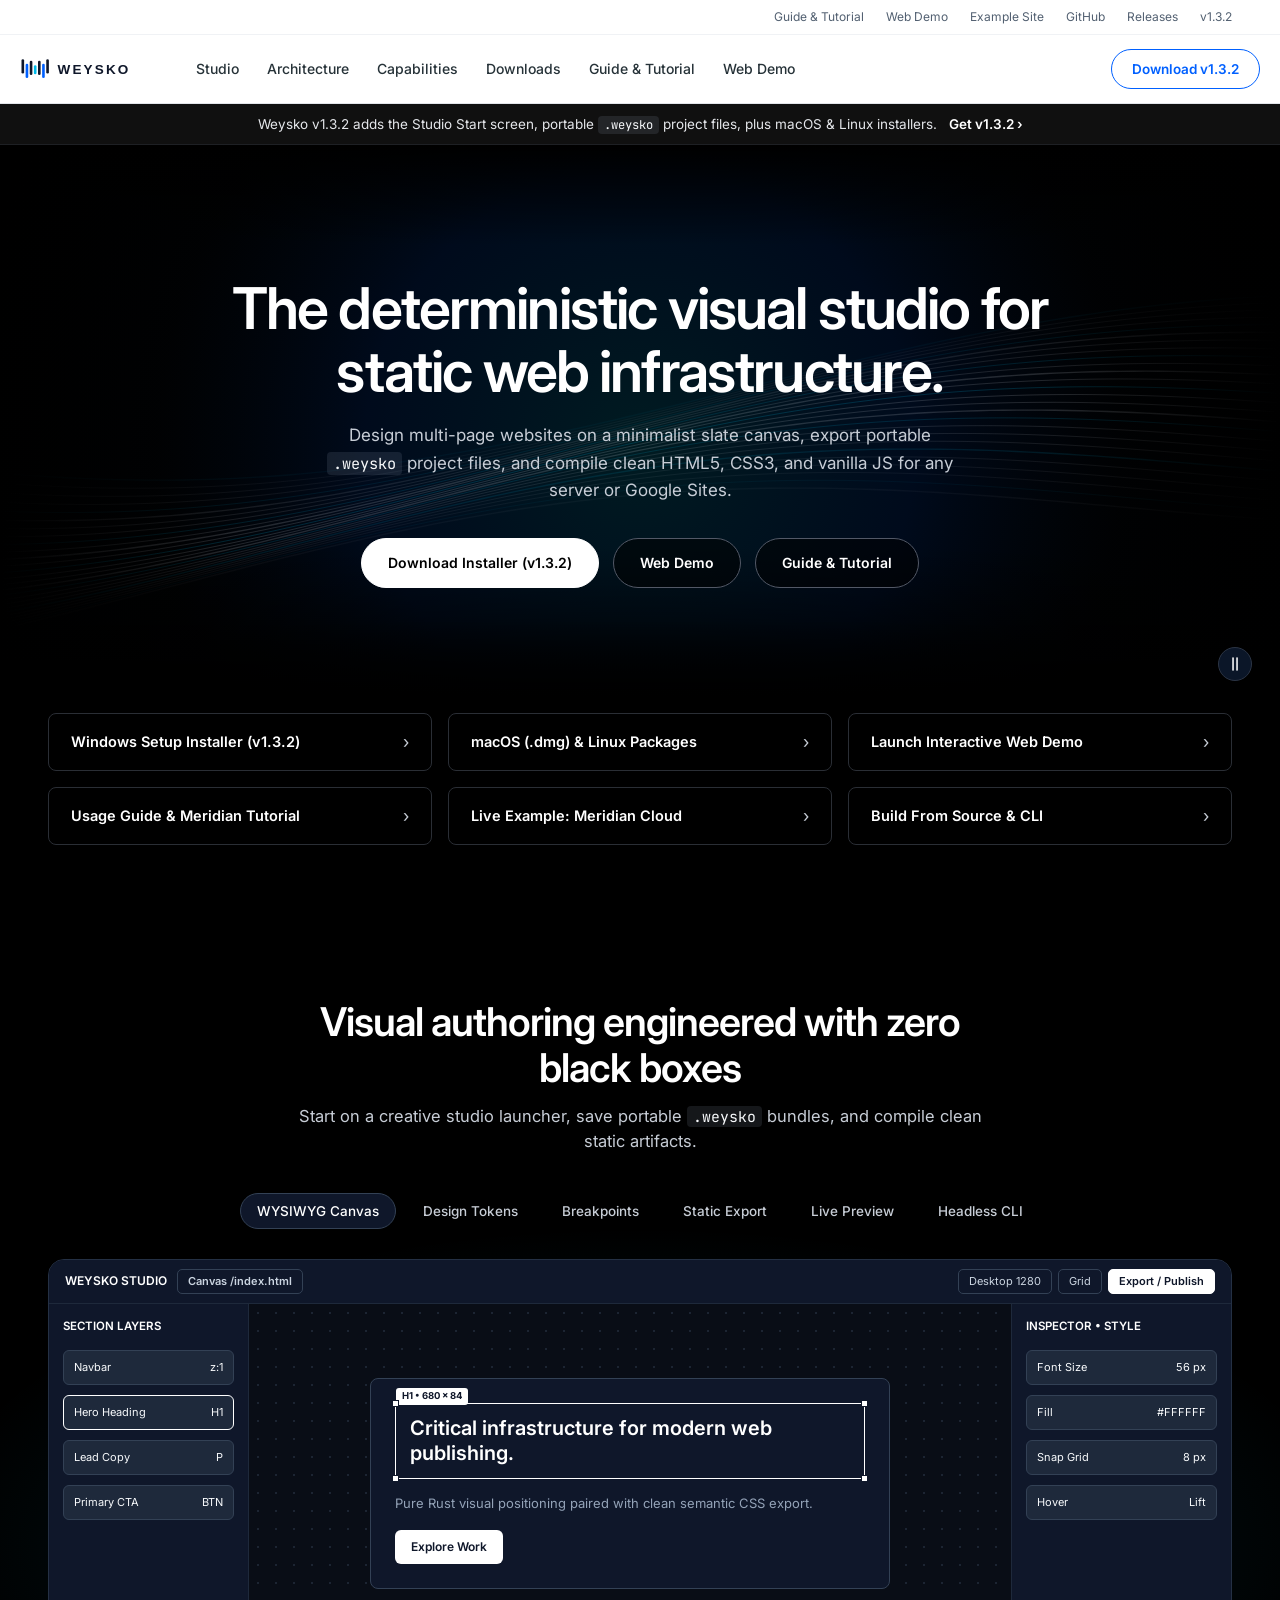
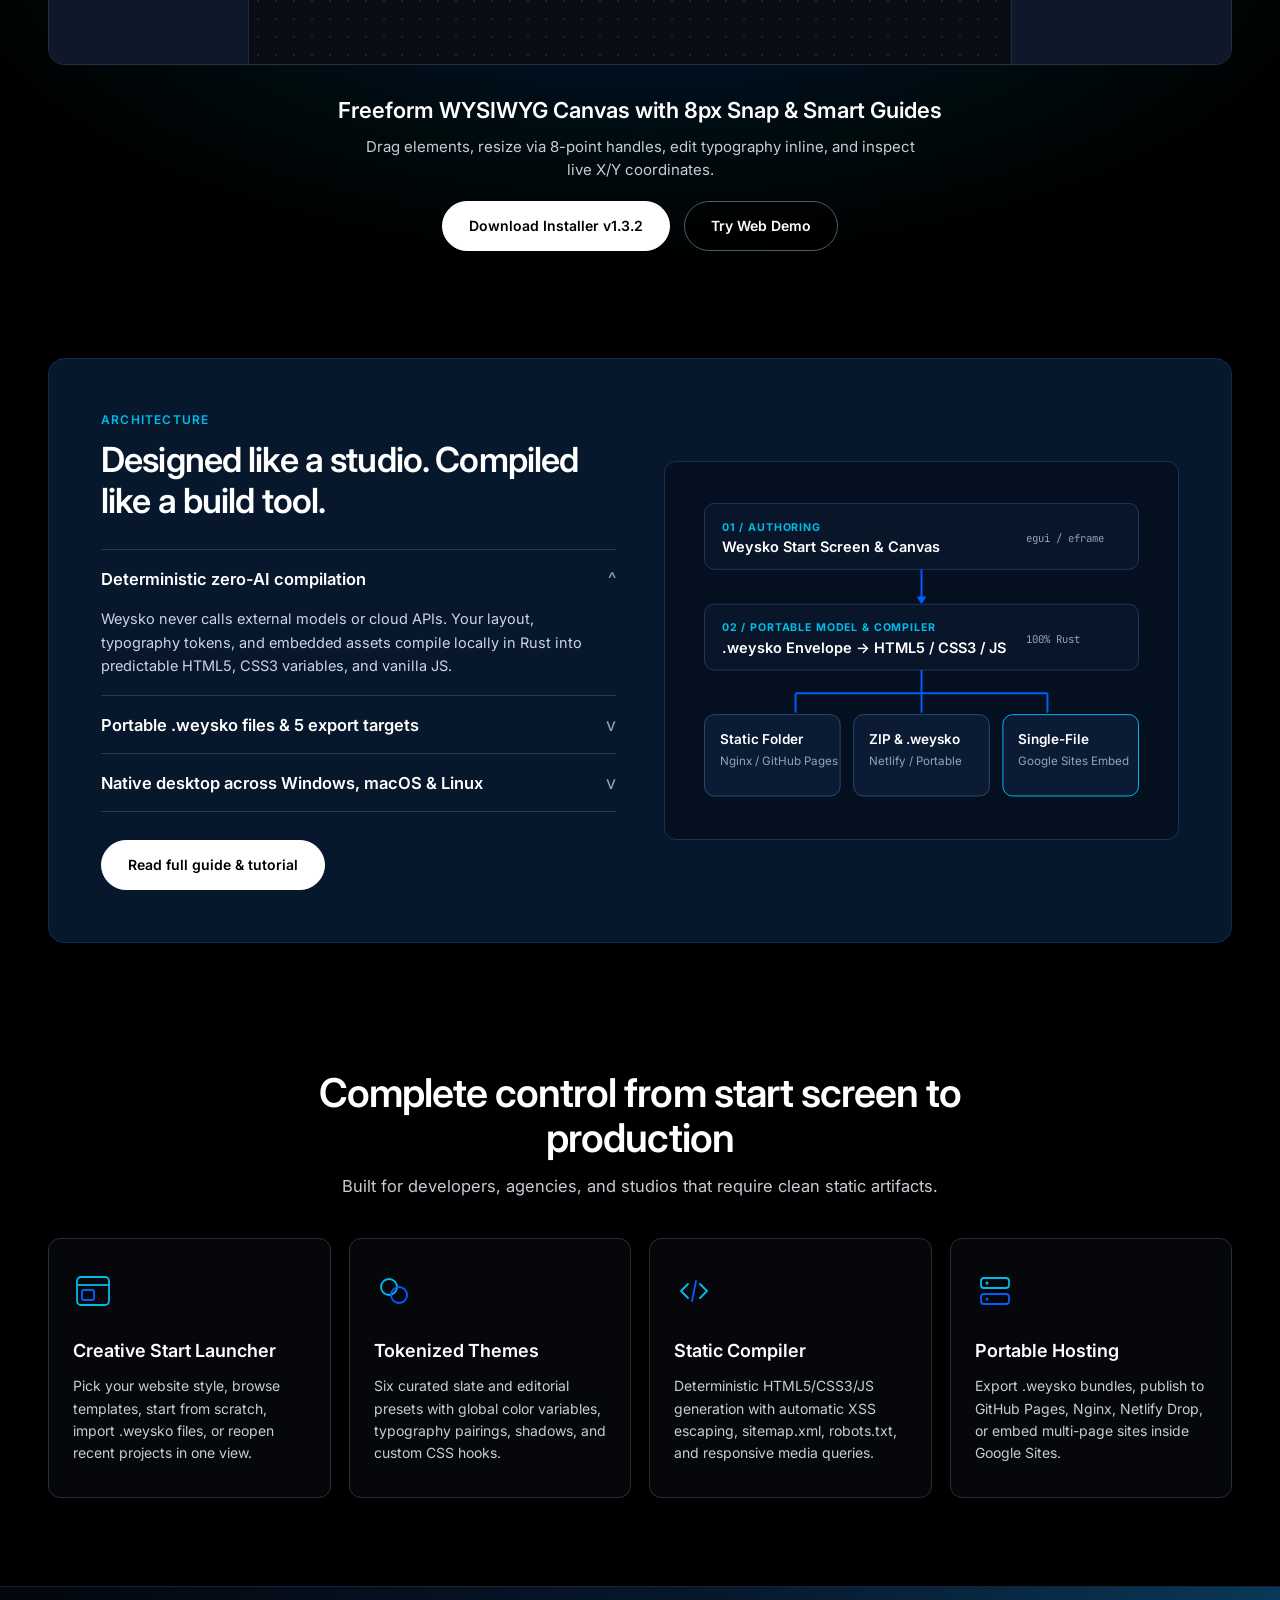
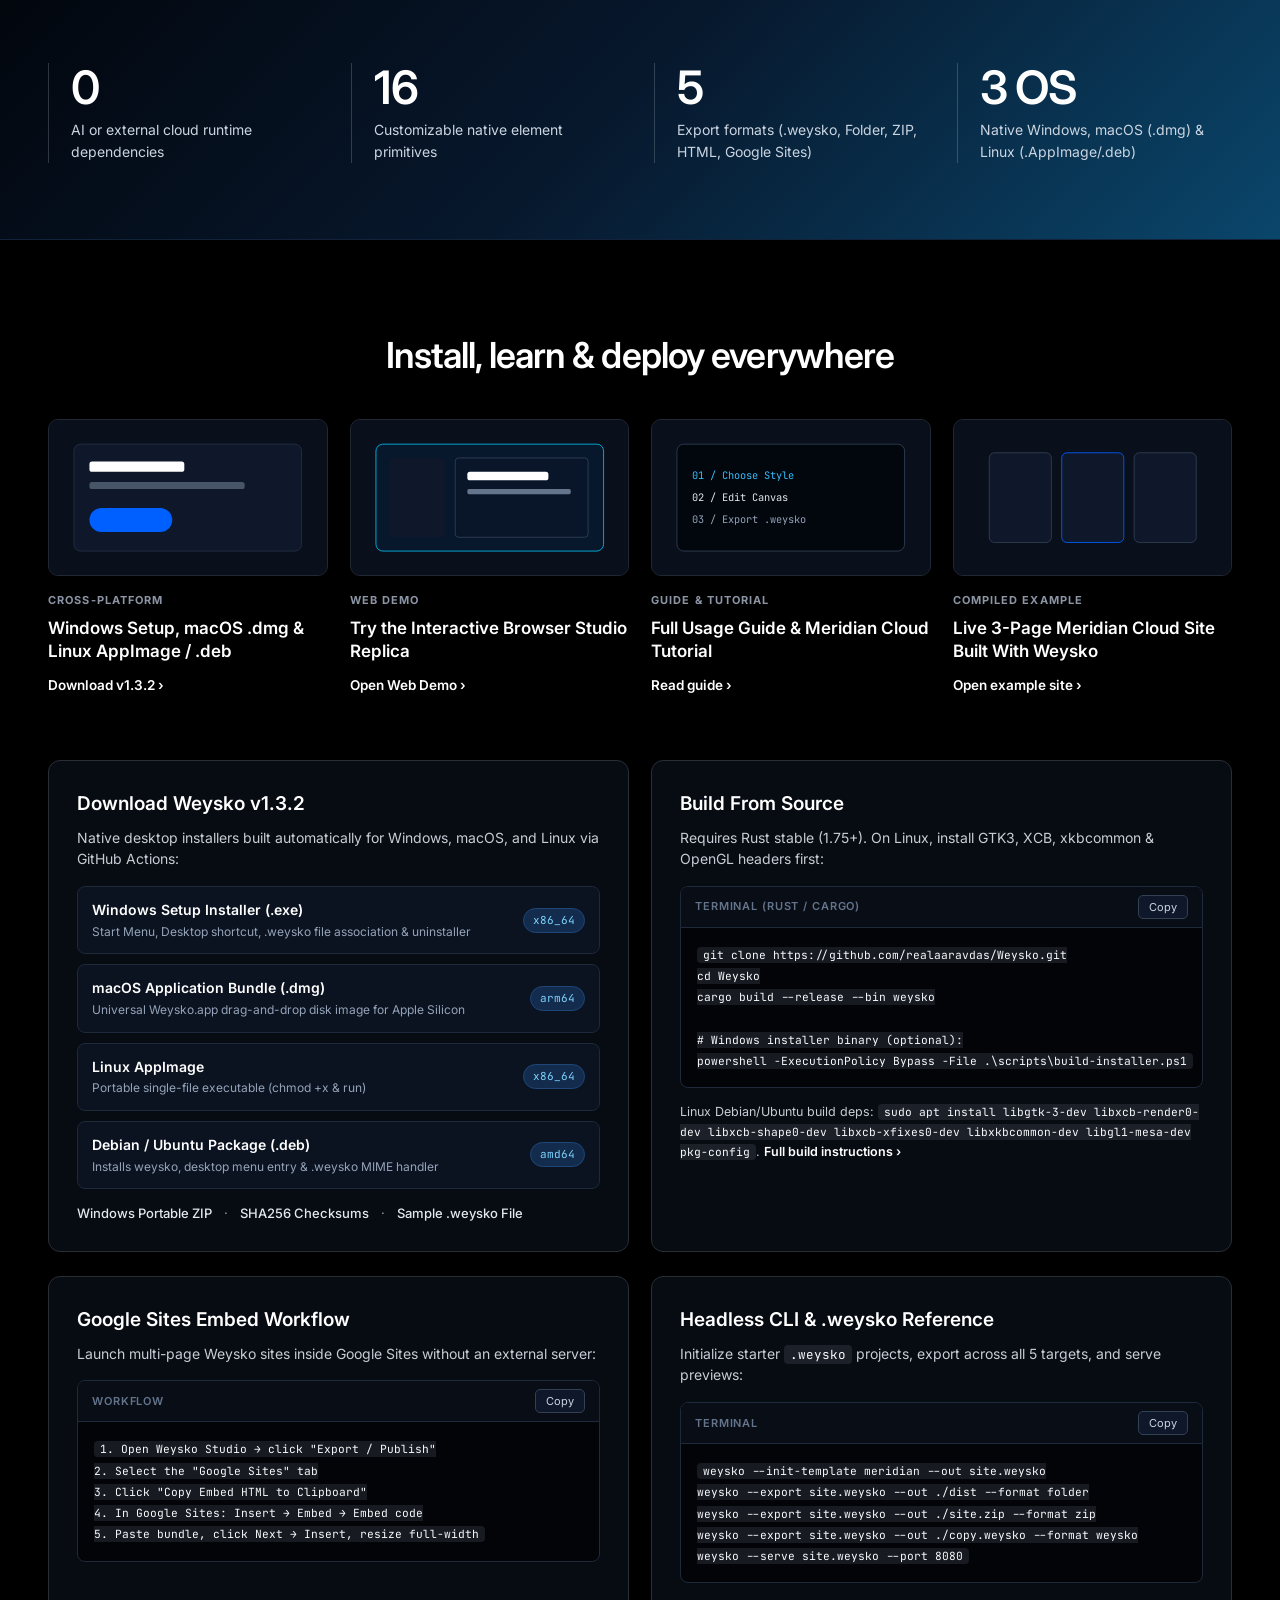
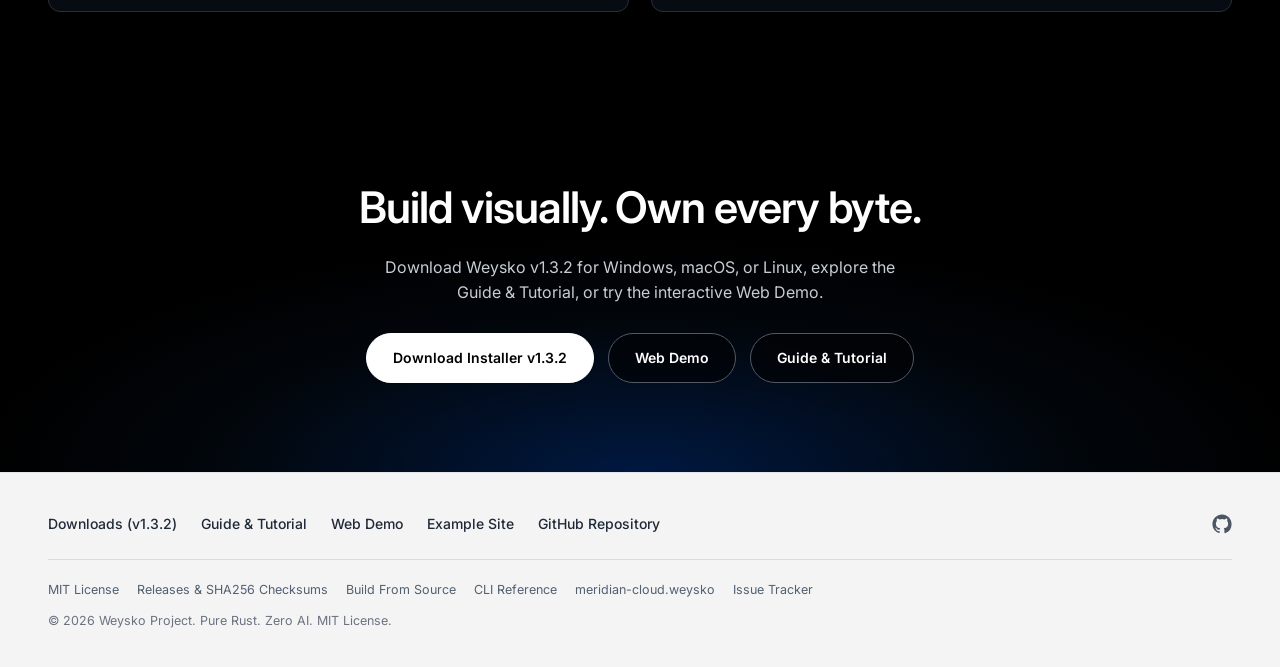
<file: docs/index.html>
<!DOCTYPE html>
<html lang="en">
<head>
  <meta charset="utf-8">
  <meta name="viewport" content="width=device-width, initial-scale=1.0">
  <title>Weysko — Pure-Rust Visual Website Studio</title>
  <meta name="description" content="A 100% pure-Rust, zero-AI visual website studio and static site compiler. Design visually and deploy to any web server or Google Sites.">
  <link rel="icon" href="assets/favicon.svg" type="image/svg+xml">
  <link rel="preconnect" href="https://fonts.googleapis.com">
  <link rel="preconnect" href="https://fonts.gstatic.com" crossorigin>
  <link href="https://fonts.googleapis.com/css2?family=Inter:wght@400;500;600;700&family=JetBrains+Mono:wght@400;500&display=swap" rel="stylesheet">
  <link rel="stylesheet" href="styles.css">
</head>
<body>
  <!-- Crisp White Enterprise Header -->
  <header class="site-header" id="site-header">
    <div class="header-utility">
      <div class="ws-container header-utility-inner">
        <a href="guide.html">Guide &amp; Tutorial</a>
        <a href="demo.html">Web Demo</a>
        <a href="example-site/index.html">Example Site</a>
        <a href="https://github.com/realaaravdas/Weysko" target="_blank" rel="noopener noreferrer">GitHub</a>
        <a href="https://github.com/realaaravdas/Weysko/releases" target="_blank" rel="noopener noreferrer">Releases</a>
        <span>v1.3.2</span>
      </div>
    </div>
    <div class="ws-container header-main-inner">
      <div class="header-left">
        <a class="brand-lockup" href="#top" aria-label="Weysko Home">
          <img src="assets/logo.svg" alt="Weysko">
        </a>
        <nav class="main-nav" id="main-nav" aria-label="Primary Navigation">
          <a href="#studio">Studio</a>
          <a href="#architecture">Architecture</a>
          <a href="#capabilities">Capabilities</a>
          <a href="#downloads">Downloads</a>
          <a href="guide.html">Guide &amp; Tutorial</a>
          <a href="demo.html">Web Demo</a>
          <a class="mobile-nav-cta" href="https://github.com/realaaravdas/Weysko/releases/download/v1.3.2/weysko-v1.3.2-windows-x86_64-setup.exe">Download Installer v1.3.2</a>
        </nav>
      </div>
      <div class="header-right">
        <a class="btn-outline-enterprise" href="https://github.com/realaaravdas/Weysko/releases/download/v1.3.2/weysko-v1.3.2-windows-x86_64-setup.exe">Download v1.3.2</a>
        <button class="mobile-menu-btn" id="mobile-menu-btn" type="button" aria-label="Toggle navigation" aria-expanded="false" aria-controls="main-nav">
          <svg class="icon-menu" width="20" height="20" viewBox="0 0 20 20" fill="none" aria-hidden="true">
            <path d="M3 5.5H17M3 10H17M3 14.5H17" stroke="currentColor" stroke-width="1.75" stroke-linecap="round"/>
          </svg>
          <svg class="icon-close" width="20" height="20" viewBox="0 0 20 20" fill="none" aria-hidden="true">
            <path d="M4.5 4.5L15.5 15.5M15.5 4.5L4.5 15.5" stroke="currentColor" stroke-width="1.75" stroke-linecap="round"/>
          </svg>
        </button>
      </div>
    </div>
  </header>

  <!-- Dark Announcement Strip -->
  <div class="announcement-strip" id="top">
    Weysko v1.3.2 adds the Studio Start screen, portable <code>.weysko</code> project files, plus macOS &amp; Linux installers.
    <a href="#downloads">Get v1.3.2 &rsaquo;</a>
  </div>

  <!-- Full-Bleed Dark Hero -->
  <section class="hero-section">
    <canvas id="hero-canvas" aria-hidden="true"></canvas>
    <button class="hero-pause-btn" id="hero-pause-btn" type="button" aria-label="Pause background motion" aria-pressed="false">||</button>
    <div class="ws-container">
      <div class="hero-content">
        <h1 class="hero-title">The deterministic visual studio for static web infrastructure.</h1>
        <p class="hero-subtitle">Design multi-page websites on a minimalist slate canvas, export portable <code>.weysko</code> project files, and compile clean HTML5, CSS3, and vanilla JS for any server or Google Sites.</p>
        <div class="hero-actions">
          <a class="pill-btn-white" href="https://github.com/realaaravdas/Weysko/releases/download/v1.3.2/weysko-v1.3.2-windows-x86_64-setup.exe">Download Installer (v1.3.2)</a>
          <a class="pill-btn-ghost" href="demo.html">Web Demo</a>
          <a class="pill-btn-ghost" href="guide.html">Guide &amp; Tutorial</a>
        </div>
      </div>
    </div>
  </section>

  <!-- 3x2 Quick-Link Action Tiles -->
  <section class="quick-tiles-section">
    <div class="ws-container">
      <div class="quick-tiles-grid">
        <a class="quick-tile" href="https://github.com/realaaravdas/Weysko/releases/download/v1.3.2/weysko-v1.3.2-windows-x86_64-setup.exe">
          <span>Windows Setup Installer (v1.3.2)</span>
          <span class="chev">&rsaquo;</span>
        </a>
        <a class="quick-tile" href="#downloads">
          <span>macOS (.dmg) &amp; Linux Packages</span>
          <span class="chev">&rsaquo;</span>
        </a>
        <a class="quick-tile" href="demo.html">
          <span>Launch Interactive Web Demo</span>
          <span class="chev">&rsaquo;</span>
        </a>
        <a class="quick-tile" href="guide.html">
          <span>Usage Guide &amp; Meridian Tutorial</span>
          <span class="chev">&rsaquo;</span>
        </a>
        <a class="quick-tile" href="example-site/index.html">
          <span>Live Example: Meridian Cloud</span>
          <span class="chev">&rsaquo;</span>
        </a>
        <a class="quick-tile" href="#build-source">
          <span>Build From Source &amp; CLI</span>
          <span class="chev">&rsaquo;</span>
        </a>
      </div>
    </div>
  </section>

  <!-- Tabbed Studio Showcase -->
  <section class="showcase-section" id="studio">
    <div class="ws-container">
      <div class="section-heading-center">
        <h2>Visual authoring engineered with zero black boxes</h2>
        <p>Start on a creative studio launcher, save portable <code>.weysko</code> bundles, and compile clean static artifacts.</p>
      </div>

      <div class="showcase-tabs" role="tablist" aria-label="Studio capabilities">
        <button class="showcase-tab is-active" role="tab" aria-selected="true" data-tab="canvas" type="button">WYSIWYG Canvas</button>
        <button class="showcase-tab" role="tab" aria-selected="false" data-tab="tokens" type="button">Design Tokens</button>
        <button class="showcase-tab" role="tab" aria-selected="false" data-tab="breakpoints" type="button">Breakpoints</button>
        <button class="showcase-tab" role="tab" aria-selected="false" data-tab="export" type="button">Static Export</button>
        <button class="showcase-tab" role="tab" aria-selected="false" data-tab="preview" type="button">Live Preview</button>
        <button class="showcase-tab" role="tab" aria-selected="false" data-tab="cli" type="button">Headless CLI</button>
      </div>

      <div class="showcase-frame" id="showcase-frame"></div>

      <div class="showcase-caption">
        <h3 id="showcase-title">Freeform WYSIWYG Canvas with 8px Snap &amp; Smart Guides</h3>
        <p id="showcase-desc">Drag elements, resize via 8-point handles, edit typography inline, and inspect live X/Y coordinates.</p>
        <div class="hero-actions hero-actions--center">
          <a class="pill-btn-white" id="showcase-cta" href="https://github.com/realaaravdas/Weysko/releases/download/v1.3.2/weysko-v1.3.2-windows-x86_64-setup.exe">Download Installer v1.3.2</a>
          <a class="pill-btn-ghost" href="demo.html">Try Web Demo</a>
        </div>
      </div>
    </div>
  </section>

  <!-- Midnight Navy Outcomes Split -->
  <section class="outcomes-section" id="architecture">
    <div class="ws-container">
      <div class="outcomes-card">
        <div>
          <p class="outcomes-kicker">Architecture</p>
          <h2 class="outcomes-title">Designed like a studio. Compiled like a build tool.</h2>
          <div class="accordion-list">
            <div class="accordion-item is-open">
              <button class="accordion-trigger" type="button" aria-expanded="true">
                <span>Deterministic zero-AI compilation</span>
                <span class="acc-icon">^</span>
              </button>
              <div class="accordion-body">
                Weysko never calls external models or cloud APIs. Your layout, typography tokens, and embedded assets compile locally in Rust into predictable HTML5, CSS3 variables, and vanilla JS.
              </div>
            </div>
            <div class="accordion-item">
              <button class="accordion-trigger" type="button" aria-expanded="false">
                <span>Portable .weysko files &amp; 5 export targets</span>
                <span class="acc-icon">v</span>
              </button>
              <div class="accordion-body">
                Save or exchange complete sites in portable <code>.weysko</code> format, export multi-page folders for Nginx or GitHub Pages, create a ZIP for Netlify Drop, or copy a single-file bundle into Google Sites.
              </div>
            </div>
            <div class="accordion-item">
              <button class="accordion-trigger" type="button" aria-expanded="false">
                <span>Native desktop across Windows, macOS &amp; Linux</span>
                <span class="acc-icon">v</span>
              </button>
              <div class="accordion-body">
                Built on egui/eframe and tiny_http with zero Electron or Node.js runtime overhead. Available as a Windows Setup Installer, macOS Apple Silicon <code>.dmg</code>, and Linux <code>.AppImage</code> &amp; <code>.deb</code>.
              </div>
            </div>
          </div>
          <a class="pill-btn-white" href="guide.html">Read full guide &amp; tutorial</a>
        </div>

        <div class="architecture-diagram">
          <svg viewBox="0 0 480 340" width="100%" fill="none" xmlns="http://www.w3.org/2000/svg" aria-label="Weysko compilation pipeline">
            <rect x="16" y="18" width="448" height="68" rx="10" fill="#091529" stroke="#1E3A5F"/>
            <text x="34" y="46" fill="#00BCEB" font-family="Inter, sans-serif" font-size="11" font-weight="700" letter-spacing="0.08em">01 / AUTHORING</text>
            <text x="34" y="68" fill="#FFFFFF" font-family="Inter, sans-serif" font-size="15" font-weight="600">Weysko Start Screen &amp; Canvas</text>
            <text x="348" y="58" fill="#94A3B8" font-family="JetBrains Mono, monospace" font-size="11">egui / eframe</text>

            <path d="M240 86 V118" stroke="#0060FF" stroke-width="2"/>
            <polygon points="235,114 245,114 240,122" fill="#0060FF"/>

            <rect x="16" y="122" width="448" height="68" rx="10" fill="#091529" stroke="#1E3A5F"/>
            <text x="34" y="150" fill="#00BCEB" font-family="Inter, sans-serif" font-size="11" font-weight="700" letter-spacing="0.08em">02 / PORTABLE MODEL &amp; COMPILER</text>
            <text x="34" y="172" fill="#FFFFFF" font-family="Inter, sans-serif" font-size="15" font-weight="600">.weysko Envelope &rarr; HTML5 / CSS3 / JS</text>
            <text x="348" y="162" fill="#94A3B8" font-family="JetBrains Mono, monospace" font-size="11">100% Rust</text>

            <path d="M240 190 V214 M110 214 H370 M110 214 V234 M240 214 V234 M370 214 V234" stroke="#0060FF" stroke-width="2"/>

            <rect x="16" y="236" width="140" height="84" rx="10" fill="#0B1B33" stroke="#284B77"/>
            <text x="32" y="266" fill="#FFFFFF" font-family="Inter, sans-serif" font-size="14" font-weight="600">Static Folder</text>
            <text x="32" y="288" fill="#94A3B8" font-family="Inter, sans-serif" font-size="12">Nginx / GitHub Pages</text>

            <rect x="170" y="236" width="140" height="84" rx="10" fill="#0B1B33" stroke="#284B77"/>
            <text x="186" y="266" fill="#FFFFFF" font-family="Inter, sans-serif" font-size="14" font-weight="600">ZIP &amp; .weysko</text>
            <text x="186" y="288" fill="#94A3B8" font-family="Inter, sans-serif" font-size="12">Netlify / Portable</text>

            <rect x="324" y="236" width="140" height="84" rx="10" fill="#0B1B33" stroke="#00BCEB"/>
            <text x="340" y="266" fill="#FFFFFF" font-family="Inter, sans-serif" font-size="14" font-weight="600">Single-File</text>
            <text x="340" y="288" fill="#94A3B8" font-family="Inter, sans-serif" font-size="12">Google Sites Embed</text>
          </svg>
        </div>
      </div>
    </div>
  </section>

  <!-- 4-Column Capabilities Grid -->
  <section class="capabilities-section" id="capabilities">
    <div class="ws-container">
      <div class="section-heading-center">
        <h2>Complete control from start screen to production</h2>
        <p>Built for developers, agencies, and studios that require clean static artifacts.</p>
      </div>
      <div class="cap-grid">
        <div class="cap-card">
          <svg class="cap-icon" viewBox="0 0 40 40" fill="none">
            <rect x="4" y="6" width="32" height="28" rx="4" stroke="currentColor" stroke-width="1.8"/>
            <line x1="4" y1="14" x2="36" y2="14" stroke="currentColor" stroke-width="1.8"/>
            <rect x="9" y="19" width="12" height="10" rx="2" stroke="#0060FF" stroke-width="1.8"/>
          </svg>
          <h3>Creative Start Launcher</h3>
          <p>Pick your website style, browse templates, start from scratch, import .weysko files, or reopen recent projects in one view.</p>
        </div>
        <div class="cap-card">
          <svg class="cap-icon" viewBox="0 0 40 40" fill="none">
            <circle cx="15" cy="16" r="8" stroke="currentColor" stroke-width="1.8"/>
            <circle cx="25" cy="24" r="8" stroke="#0060FF" stroke-width="1.8"/>
          </svg>
          <h3>Tokenized Themes</h3>
          <p>Six curated slate and editorial presets with global color variables, typography pairings, shadows, and custom CSS hooks.</p>
        </div>
        <div class="cap-card">
          <svg class="cap-icon" viewBox="0 0 40 40" fill="none">
            <polyline points="14,13 7,20 14,27" stroke="currentColor" stroke-width="1.8" stroke-linecap="round" stroke-linejoin="round"/>
            <polyline points="26,13 33,20 26,27" stroke="currentColor" stroke-width="1.8" stroke-linecap="round" stroke-linejoin="round"/>
            <line x1="22" y1="10" x2="18" y2="30" stroke="#0060FF" stroke-width="1.8" stroke-linecap="round"/>
          </svg>
          <h3>Static Compiler</h3>
          <p>Deterministic HTML5/CSS3/JS generation with automatic XSS escaping, sitemap.xml, robots.txt, and responsive media queries.</p>
        </div>
        <div class="cap-card">
          <svg class="cap-icon" viewBox="0 0 40 40" fill="none">
            <rect x="6" y="7" width="28" height="10" rx="3" stroke="currentColor" stroke-width="1.8"/>
            <rect x="6" y="23" width="28" height="10" rx="3" stroke="#0060FF" stroke-width="1.8"/>
            <circle cx="12" cy="12" r="1.5" fill="currentColor"/>
            <circle cx="12" cy="28" r="1.5" fill="#0060FF"/>
          </svg>
          <h3>Portable Hosting</h3>
          <p>Export .weysko bundles, publish to GitHub Pages, Nginx, Netlify Drop, or embed multi-page sites inside Google Sites.</p>
        </div>
      </div>
    </div>
  </section>

  <!-- Technical Metrics Band -->
  <section class="metrics-band">
    <div class="ws-container">
      <div class="metrics-grid">
        <div class="metric-item">
          <div class="metric-value">0</div>
          <div class="metric-label">AI or external cloud runtime dependencies</div>
        </div>
        <div class="metric-item">
          <div class="metric-value">16</div>
          <div class="metric-label">Customizable native element primitives</div>
        </div>
        <div class="metric-item">
          <div class="metric-value">5</div>
          <div class="metric-label">Export formats (.weysko, Folder, ZIP, HTML, Google Sites)</div>
        </div>
        <div class="metric-item">
          <div class="metric-value">3 OS</div>
          <div class="metric-label">Native Windows, macOS (.dmg) &amp; Linux (.AppImage/.deb)</div>
        </div>
      </div>
    </div>
  </section>

  <!-- Downloads, Resources & Deployment Reference -->
  <section class="resources-section" id="deployment">
    <div class="ws-container">
      <div class="section-header-row">
        <h2>Install, learn &amp; deploy everywhere</h2>
      </div>

      <div class="editorial-grid">
        <div class="editorial-card">
          <div class="editorial-thumb">
            <svg viewBox="0 0 320 180" width="100%" height="100%" fill="none">
              <rect width="320" height="180" fill="#090F1B"/>
              <rect x="28" y="28" width="264" height="124" rx="8" fill="#0F172A" stroke="#243247"/>
              <rect x="46" y="48" width="110" height="12" rx="3" fill="#FFFFFF"/>
              <rect x="46" y="72" width="180" height="8" rx="3" fill="#475569"/>
              <rect x="46" y="102" width="96" height="28" rx="14" fill="#0060FF"/>
            </svg>
          </div>
          <div class="editorial-eyebrow">CROSS-PLATFORM</div>
          <h3>Windows Setup, macOS .dmg &amp; Linux AppImage / .deb</h3>
          <a class="editorial-link" href="#downloads">Download v1.3.2 &rsaquo;</a>
        </div>

        <div class="editorial-card">
          <div class="editorial-thumb">
            <svg viewBox="0 0 320 180" width="100%" height="100%" fill="none">
              <rect width="320" height="180" fill="#090F1B"/>
              <rect x="28" y="28" width="264" height="124" rx="8" fill="#07182D" stroke="#00BCEB"/>
              <rect x="44" y="44" width="64" height="92" rx="4" fill="#0F172A"/>
              <rect x="120" y="44" width="154" height="92" rx="4" fill="#091529" stroke="#334155"/>
              <rect x="134" y="60" width="94" height="10" rx="3" fill="#FFFFFF"/>
              <rect x="134" y="80" width="120" height="6" rx="2" fill="#64748B"/>
            </svg>
          </div>
          <div class="editorial-eyebrow">WEB DEMO</div>
          <h3>Try the Interactive Browser Studio Replica</h3>
          <a class="editorial-link" href="demo.html">Open Web Demo &rsaquo;</a>
        </div>

        <div class="editorial-card">
          <div class="editorial-thumb">
            <svg viewBox="0 0 320 180" width="100%" height="100%" fill="none">
              <rect width="320" height="180" fill="#090F1B"/>
              <rect x="28" y="28" width="264" height="124" rx="8" fill="#02060D" stroke="#334155"/>
              <text x="46" y="68" fill="#38BDF8" font-family="JetBrains Mono, monospace" font-size="12">01 / Choose Style</text>
              <text x="46" y="94" fill="#E2E8F0" font-family="JetBrains Mono, monospace" font-size="12">02 / Edit Canvas</text>
              <text x="46" y="120" fill="#94A3B8" font-family="JetBrains Mono, monospace" font-size="12">03 / Export .weysko</text>
            </svg>
          </div>
          <div class="editorial-eyebrow">GUIDE &amp; TUTORIAL</div>
          <h3>Full Usage Guide &amp; Meridian Cloud Tutorial</h3>
          <a class="editorial-link" href="guide.html">Read guide &rsaquo;</a>
        </div>

        <div class="editorial-card">
          <div class="editorial-thumb">
            <svg viewBox="0 0 320 180" width="100%" height="100%" fill="none">
              <rect width="320" height="180" fill="#090F1B"/>
              <rect x="40" y="38" width="72" height="104" rx="6" fill="#0F172A" stroke="#334155"/>
              <rect x="124" y="38" width="72" height="104" rx="6" fill="#0F172A" stroke="#0060FF"/>
              <rect x="208" y="38" width="72" height="104" rx="6" fill="#0F172A" stroke="#334155"/>
            </svg>
          </div>
          <div class="editorial-eyebrow">COMPILED EXAMPLE</div>
          <h3>Live 3-Page Meridian Cloud Site Built With Weysko</h3>
          <a class="editorial-link" href="example-site/index.html">Open example site &rsaquo;</a>
        </div>
      </div>

      <!-- Cross-Platform Downloads & Build From Source -->
      <div class="reference-grid download-build-grid" id="downloads">
        <div class="ref-panel">
          <h3>Download Weysko v1.3.2</h3>
          <p>Native desktop installers built automatically for Windows, macOS, and Linux via GitHub Actions:</p>
          <div class="download-matrix">
            <a class="download-item" href="https://github.com/realaaravdas/Weysko/releases/download/v1.3.2/weysko-v1.3.2-windows-x86_64-setup.exe">
              <div>
                <strong>Windows Setup Installer (.exe)</strong>
                <span>Start Menu, Desktop shortcut, .weysko file association &amp; uninstaller</span>
              </div>
              <span class="dl-tag">x86_64</span>
            </a>
            <a class="download-item" href="https://github.com/realaaravdas/Weysko/releases/download/v1.3.2/weysko-v1.3.2-macos-arm64.dmg">
              <div>
                <strong>macOS Application Bundle (.dmg)</strong>
                <span>Universal Weysko.app drag-and-drop disk image for Apple Silicon</span>
              </div>
              <span class="dl-tag">arm64</span>
            </a>
            <a class="download-item" href="https://github.com/realaaravdas/Weysko/releases/download/v1.3.2/weysko-v1.3.2-linux-x86_64.AppImage">
              <div>
                <strong>Linux AppImage</strong>
                <span>Portable single-file executable (chmod +x &amp; run)</span>
              </div>
              <span class="dl-tag">x86_64</span>
            </a>
            <a class="download-item" href="https://github.com/realaaravdas/Weysko/releases/download/v1.3.2/weysko-v1.3.2-linux-x86_64.deb">
              <div>
                <strong>Debian / Ubuntu Package (.deb)</strong>
                <span>Installs weysko, desktop menu entry &amp; .weysko MIME handler</span>
              </div>
              <span class="dl-tag">amd64</span>
            </a>
          </div>
          <div class="download-sublinks">
            <a href="https://github.com/realaaravdas/Weysko/releases/download/v1.3.2/weysko-v1.3.2-windows-x86_64-portable.zip">Windows Portable ZIP</a>
            <span>&middot;</span>
            <a href="https://github.com/realaaravdas/Weysko/releases/download/v1.3.2/SHA256SUMS.txt" target="_blank" rel="noopener noreferrer">SHA256 Checksums</a>
            <span>&middot;</span>
            <a href="examples/meridian-cloud.weysko" download>Sample .weysko File</a>
          </div>
        </div>

        <div class="ref-panel" id="build-source">
          <h3>Build From Source</h3>
          <p>Requires Rust stable (1.75+). On Linux, install GTK3, XCB, xkbcommon &amp; OpenGL headers first:</p>
          <div class="code-block">
            <div class="code-block-head">
              <span>TERMINAL (RUST / CARGO)</span>
              <button class="copy-code-btn" type="button">Copy</button>
            </div>
            <pre class="code-pre"><code>git clone https://github.com/realaaravdas/Weysko.git
cd Weysko
cargo build --release --bin weysko

# Windows installer binary (optional):
powershell -ExecutionPolicy Bypass -File .\scripts\build-installer.ps1</code></pre>
          </div>
          <p class="source-note">Linux Debian/Ubuntu build deps: <code>sudo apt install libgtk-3-dev libxcb-render0-dev libxcb-shape0-dev libxcb-xfixes0-dev libxkbcommon-dev libgl1-mesa-dev pkg-config</code>. <a class="inline-link" href="guide.html#build-from-source">Full build instructions &rsaquo;</a></p>
        </div>
      </div>

      <div class="reference-grid">
        <div class="ref-panel" id="google-sites-guide">
          <h3>Google Sites Embed Workflow</h3>
          <p>Launch multi-page Weysko sites inside Google Sites without an external server:</p>
          <div class="code-block">
            <div class="code-block-head">
              <span>WORKFLOW</span>
              <button class="copy-code-btn" type="button">Copy</button>
            </div>
            <pre class="code-pre"><code>1. Open Weysko Studio &rarr; click "Export / Publish"
2. Select the "Google Sites" tab
3. Click "Copy Embed HTML to Clipboard"
4. In Google Sites: Insert &rarr; Embed &rarr; Embed code
5. Paste bundle, click Next &rarr; Insert, resize full-width</code></pre>
          </div>
        </div>

        <div class="ref-panel" id="cli-guide">
          <h3>Headless CLI &amp; .weysko Reference</h3>
          <p>Initialize starter <code>.weysko</code> projects, export across all 5 targets, and serve previews:</p>
          <div class="code-block">
            <div class="code-block-head">
              <span>TERMINAL</span>
              <button class="copy-code-btn" type="button">Copy</button>
            </div>
            <pre class="code-pre"><code>weysko --init-template meridian --out site.weysko
weysko --export site.weysko --out ./dist --format folder
weysko --export site.weysko --out ./site.zip --format zip
weysko --export site.weysko --out ./copy.weysko --format weysko
weysko --serve site.weysko --port 8080</code></pre>
          </div>
        </div>
      </div>
    </div>
  </section>

  <!-- Pre-Footer Horizon CTA -->
  <section class="prefooter-cta">
    <div class="ws-container">
      <h2>Build visually. Own every byte.</h2>
      <p>Download Weysko v1.3.2 for Windows, macOS, or Linux, explore the Guide &amp; Tutorial, or try the interactive Web Demo.</p>
      <div class="hero-actions hero-actions--center">
        <a class="pill-btn-white" href="https://github.com/realaaravdas/Weysko/releases/download/v1.3.2/weysko-v1.3.2-windows-x86_64-setup.exe">Download Installer v1.3.2</a>
        <a class="pill-btn-ghost" href="demo.html">Web Demo</a>
        <a class="pill-btn-ghost" href="guide.html">Guide &amp; Tutorial</a>
      </div>
    </div>
  </section>

  <!-- Compact Cool-Grey Enterprise Footer (Cisco style) -->
  <footer class="site-footer">
    <div class="ws-container">
      <div class="footer-top">
        <div class="footer-primary-links">
          <a href="#downloads">Downloads (v1.3.2)</a>
          <a href="guide.html">Guide &amp; Tutorial</a>
          <a href="demo.html">Web Demo</a>
          <a href="example-site/index.html">Example Site</a>
          <a href="https://github.com/realaaravdas/Weysko" target="_blank" rel="noopener noreferrer">GitHub Repository</a>
        </div>
        <div class="footer-icons">
          <a href="https://github.com/realaaravdas/Weysko" target="_blank" rel="noopener noreferrer" aria-label="Weysko GitHub Repository">
            <svg width="20" height="20" viewBox="0 0 24 24" fill="currentColor"><path d="M12 .5C5.65.5.5 5.65.5 12c0 5.08 3.29 9.39 7.86 10.91.57.11.78-.25.78-.55v-1.93c-3.2.7-3.87-1.54-3.87-1.54-.52-1.33-1.28-1.68-1.28-1.68-1.04-.71.08-.7.08-.7 1.15.08 1.76 1.19 1.76 1.19 1.02 1.76 2.69 1.25 3.35.96.1-.74.4-1.25.73-1.54-2.55-.29-5.24-1.28-5.24-5.68 0-1.25.45-2.28 1.19-3.08-.12-.29-.52-1.46.11-3.04 0 0 .97-.31 3.17 1.18a11 11 0 0 1 5.78 0c2.2-1.49 3.17-1.18 3.17-1.18.63 1.58.23 2.75.11 3.04.74.8 1.19 1.83 1.19 3.08 0 4.41-2.69 5.39-5.26 5.67.41.36.78 1.06.78 2.14v3.17c0 .3.21.66.79.55A11.51 11.51 0 0 0 23.5 12C23.5 5.65 18.35.5 12 .5Z"/></svg>
          </a>
        </div>
      </div>

      <div class="footer-legal-links">
        <a href="https://github.com/realaaravdas/Weysko/blob/main/LICENSE" target="_blank" rel="noopener noreferrer">MIT License</a>
        <a href="https://github.com/realaaravdas/Weysko/releases" target="_blank" rel="noopener noreferrer">Releases &amp; SHA256 Checksums</a>
        <a href="#build-source">Build From Source</a>
        <a href="guide.html#cli-reference">CLI Reference</a>
        <a href="examples/meridian-cloud.weysko" download>meridian-cloud.weysko</a>
        <a href="https://github.com/realaaravdas/Weysko/issues" target="_blank" rel="noopener noreferrer">Issue Tracker</a>
      </div>

      <div class="footer-copy">&copy; 2026 Weysko Project. Pure Rust. Zero AI. MIT License.</div>
    </div>
  </footer>

  <script src="app.js"></script>
</body>
</html>
</file>
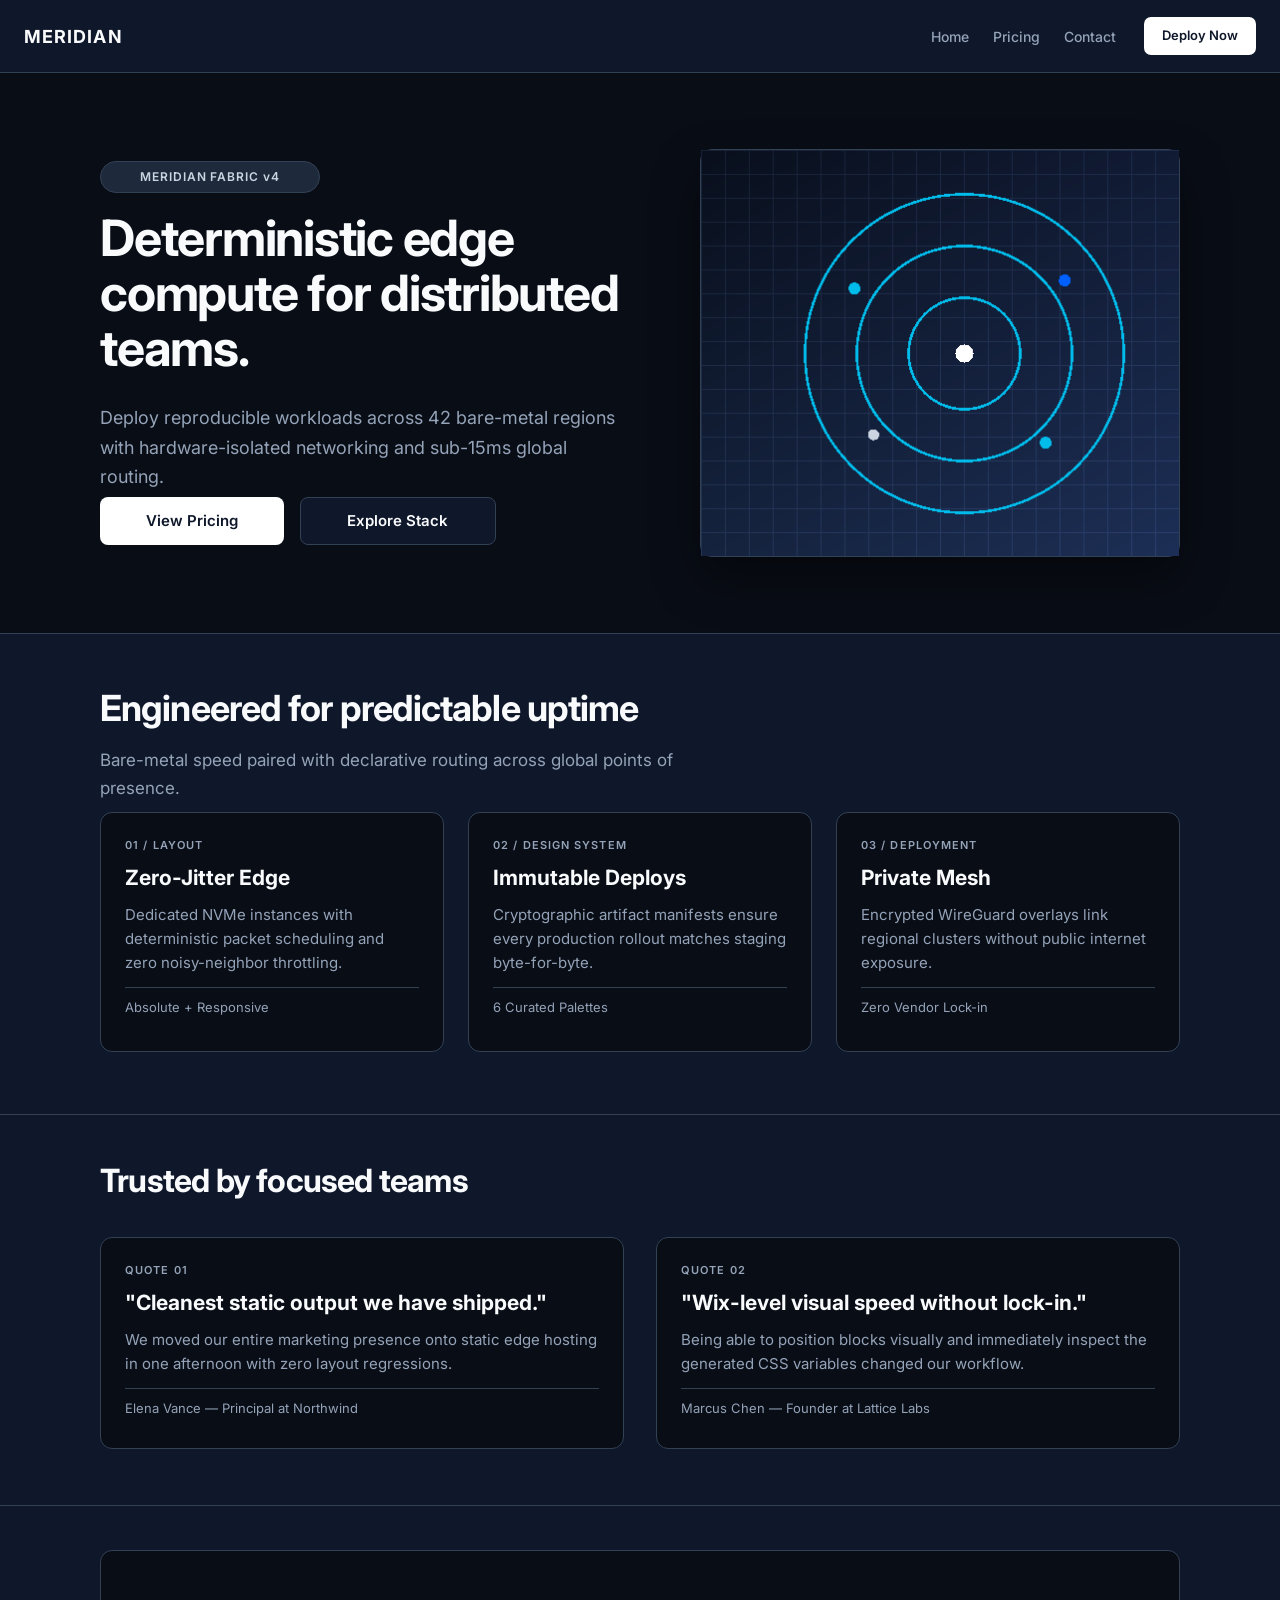
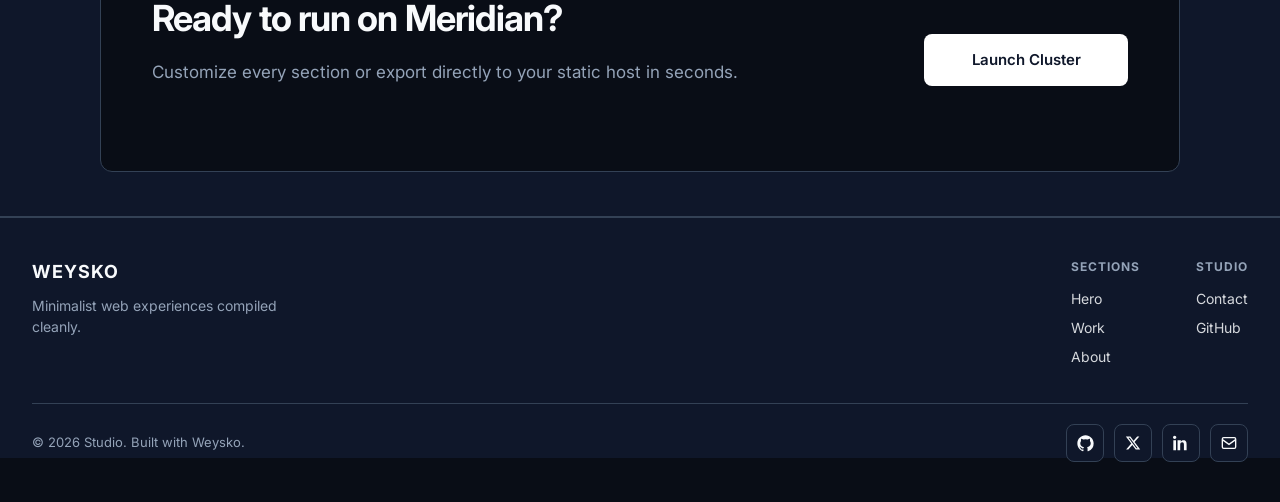
<file: docs/example-site/index.html>
<!DOCTYPE html>
<html lang="en">
<head>
  <meta charset="utf-8">
  <meta name="viewport" content="width=device-width, initial-scale=1.0">
  <title>Home — Meridian Cloud</title>
  <meta name="description" content="Meridian Cloud — Deterministic global compute and static edge fabric compiled with Weysko.">
  
  <link rel="stylesheet" href="styles.css">
  
</head>
<body class="ws-page-22925047-9ff3-4d06-9e0b-12eb77ea0494">
  <section id="top" class="ws-section ws-sec-f6015c33-518e-4640-b939-bcbf7a7ce680 ws-full-bleed ws-sticky">
    <div class="ws-section-inner">
      <div class="ws-el ws-el-85172fe5-bdec-4dc6-b368-b6b9687c26db">
        <nav class="ws-nav">
          <a class="ws-nav-brand" href="index.html">MERIDIAN</a>
          <button class="ws-nav-toggle" type="button" aria-label="Toggle menu" data-ws-nav-toggle>☰</button>
          <div class="ws-nav-right">
            <div class="ws-nav-links">
              <a class="ws-nav-link" href="index.html">Home</a>
              <a class="ws-nav-link" href="pricing.html">Pricing</a>
              <a class="ws-nav-link" href="contact.html">Contact</a>
            </div>
            <a class="ws-nav-cta" href="contact.html">Deploy Now</a>
          </div>
        </nav>
      </div>
    </div>
  </section>
  <section id="hero" class="ws-section ws-sec-45eccffc-a096-4272-9ed4-81ed57136a8f">
    <div class="ws-section-inner">
      <div class="ws-el ws-el-8c0f5a58-4a5d-497a-b23e-c03a70a68302">
        <span class="ws-badge">MERIDIAN FABRIC v4</span>
      </div>
      <div class="ws-el ws-el-033ba3ea-12e5-43d5-bdd4-9f659edfd895">
        <h1 class="ws-heading">Deterministic edge compute for distributed teams.</h1>
      </div>
      <div class="ws-el ws-el-73f4031e-898e-49cb-89ab-b5852644baf6">
        <p class="ws-paragraph">Deploy reproducible workloads across 42 bare-metal regions with hardware-isolated networking and sub-15ms global routing.</p>
      </div>
      <div class="ws-el ws-el-71fa77d4-e22b-457a-86af-53de834c1fbc ws-hover-lift">
        <a class="ws-btn" href="pricing.html">View Pricing</a>
      </div>
      <div class="ws-el ws-el-0c55c9bd-6211-4c79-8702-6f367c475c07 ws-hover-lift">
        <a class="ws-btn" href="#features">Explore Stack</a>
      </div>
      <div class="ws-el ws-el-1c10d113-d401-446e-874a-c31c40a217f0">
        <div class="ws-image-wrap"><img src="assets/0402df26-meridian-topology.png" alt="Meridian Cloud global edge topology" style="object-fit:cover;"></div>
      </div>
    </div>
  </section>
  <section id="features" class="ws-section ws-sec-3867a92a-9052-44a3-9d03-d1fdd541aad1">
    <div class="ws-section-inner">
      <div class="ws-el ws-el-5a1e0f82-5ff7-4700-a625-1f8bfe46204d">
        <h2 class="ws-heading">Engineered for predictable uptime</h2>
      </div>
      <div class="ws-el ws-el-741c6100-6675-4c60-8aa9-daaf6e04afbe">
        <p class="ws-paragraph">Bare-metal speed paired with declarative routing across global points of presence.</p>
      </div>
      <div class="ws-el ws-el-2d6f20b2-fd90-410e-abdc-f97a371a9385 ws-hover-lift">
        <article class="ws-card">
          <div>
            <div class="ws-card-eyebrow">01 / LAYOUT</div>
            <h3 class="ws-card-title" style="margin-top:8px;">Zero-Jitter Edge</h3>
            <p class="ws-card-body" style="margin-top:10px;">Dedicated NVMe instances with deterministic packet scheduling and zero noisy-neighbor throttling.</p>
          </div>
          <div class="ws-card-foot">
            <span>Absolute + Responsive</span>
          </div>
        </article>
      </div>
      <div class="ws-el ws-el-02045a63-5b43-43ef-be13-3c4c6e189549 ws-hover-lift">
        <article class="ws-card">
          <div>
            <div class="ws-card-eyebrow">02 / DESIGN SYSTEM</div>
            <h3 class="ws-card-title" style="margin-top:8px;">Immutable Deploys</h3>
            <p class="ws-card-body" style="margin-top:10px;">Cryptographic artifact manifests ensure every production rollout matches staging byte-for-byte.</p>
          </div>
          <div class="ws-card-foot">
            <span>6 Curated Palettes</span>
          </div>
        </article>
      </div>
      <div class="ws-el ws-el-26d62c1c-7f31-49e6-acc4-fde2b43d1973 ws-hover-lift">
        <article class="ws-card">
          <div>
            <div class="ws-card-eyebrow">03 / DEPLOYMENT</div>
            <h3 class="ws-card-title" style="margin-top:8px;">Private Mesh</h3>
            <p class="ws-card-body" style="margin-top:10px;">Encrypted WireGuard overlays link regional clusters without public internet exposure.</p>
          </div>
          <div class="ws-card-foot">
            <span>Zero Vendor Lock-in</span>
          </div>
        </article>
      </div>
    </div>
  </section>
  <section id="testimonials" class="ws-section ws-sec-b7905e84-11e0-411b-b769-194495d7b95e">
    <div class="ws-section-inner">
      <div class="ws-el ws-el-84601494-ae4f-48b4-a6e2-59773054ce3d">
        <h2 class="ws-heading">Trusted by focused teams</h2>
      </div>
      <div class="ws-el ws-el-6207c1f4-4143-4a95-9ad2-64b194149c41">
        <article class="ws-card">
          <div>
            <div class="ws-card-eyebrow">QUOTE 01</div>
            <h3 class="ws-card-title" style="margin-top:8px;">&quot;Cleanest static output we have shipped.&quot;</h3>
            <p class="ws-card-body" style="margin-top:10px;">We moved our entire marketing presence onto static edge hosting in one afternoon with zero layout regressions.</p>
          </div>
          <div class="ws-card-foot">
            <span>Elena Vance — Principal at Northwind</span>
          </div>
        </article>
      </div>
      <div class="ws-el ws-el-bbb42a55-bee5-4e2f-a5c6-bdc84336d965">
        <article class="ws-card">
          <div>
            <div class="ws-card-eyebrow">QUOTE 02</div>
            <h3 class="ws-card-title" style="margin-top:8px;">&quot;Wix-level visual speed without lock-in.&quot;</h3>
            <p class="ws-card-body" style="margin-top:10px;">Being able to position blocks visually and immediately inspect the generated CSS variables changed our workflow.</p>
          </div>
          <div class="ws-card-foot">
            <span>Marcus Chen — Founder at Lattice Labs</span>
          </div>
        </article>
      </div>
    </div>
  </section>
  <section id="cta" class="ws-section ws-sec-8dc2c6a9-f7ba-412f-84f6-70597516da9d">
    <div class="ws-section-inner">
      <div class="ws-el ws-el-c2f72256-5913-4ef5-a7fd-446213bf9ac1">
        <div class="ws-container"></div>
      </div>
      <div class="ws-el ws-el-f3117184-a598-44ae-89bb-3d02c8b2572e">
        <h2 class="ws-heading">Ready to run on Meridian?</h2>
      </div>
      <div class="ws-el ws-el-8a91c86b-add5-48b5-b7db-bbe7c29119fd">
        <p class="ws-paragraph">Customize every section or export directly to your static host in seconds.</p>
      </div>
      <div class="ws-el ws-el-7716d83c-15bb-4d7b-aa19-57eae9027601 ws-hover-lift">
        <a class="ws-btn" href="contact.html">Launch Cluster</a>
      </div>
    </div>
  </section>
  <section class="ws-section ws-sec-4325b2bd-c6a5-4c84-9461-6474136a29d1 ws-full-bleed">
    <div class="ws-section-inner">
      <div class="ws-el ws-el-b6a8db5a-85b9-4275-ae57-9360c916eda7">
        <footer class="ws-footer">
          <div class="ws-footer-top">
            <div>
              <div class="ws-nav-brand">WEYSKO</div>
              <p style="color:var(--ws-text-muted);font-size:14px;margin:10px 0 0;max-width:280px;">Minimalist web experiences compiled cleanly.</p>
            </div>
            <div class="ws-footer-cols">
              <div class="ws-footer-col">
                <h4>Sections</h4>
                <a href="#hero">Hero</a>
                <a href="#work">Work</a>
                <a href="#about">About</a>
              </div>
              <div class="ws-footer-col">
                <h4>Studio</h4>
                <a href="#contact">Contact</a>
                <a href="https://github.com">GitHub</a>
              </div>
            </div>
          </div>
          <div class="ws-footer-bottom">
            <span>© 2026 Studio. Built with Weysko.</span>
            <div class="ws-social">
              <a class="ws-social-btn" href="https://github.com" target="_blank" rel="noopener noreferrer" aria-label="GitHub"><svg width="17" height="17" viewBox="0 0 24 24" fill="currentColor"><path d="M12 .5C5.65.5.5 5.65.5 12c0 5.08 3.29 9.39 7.86 10.91.57.11.78-.25.78-.55v-1.93c-3.2.7-3.87-1.54-3.87-1.54-.52-1.33-1.28-1.68-1.28-1.68-1.04-.71.08-.7.08-.7 1.15.08 1.76 1.19 1.76 1.19 1.02 1.76 2.69 1.25 3.35.96.1-.74.4-1.25.73-1.54-2.55-.29-5.24-1.28-5.24-5.68 0-1.25.45-2.28 1.19-3.08-.12-.29-.52-1.46.11-3.04 0 0 .97-.31 3.17 1.18a11 11 0 0 1 5.78 0c2.2-1.49 3.17-1.18 3.17-1.18.63 1.58.23 2.75.11 3.04.74.8 1.19 1.83 1.19 3.08 0 4.41-2.69 5.39-5.26 5.67.41.36.78 1.06.78 2.14v3.17c0 .3.21.66.79.55A11.51 11.51 0 0 0 23.5 12C23.5 5.65 18.35.5 12 .5Z"/></svg></a>
              <a class="ws-social-btn" href="https://x.com" target="_blank" rel="noopener noreferrer" aria-label="X / Twitter"><svg width="16" height="16" viewBox="0 0 24 24" fill="currentColor"><path d="M18.244 2.25h3.308l-7.227 8.26 8.502 11.24H16.17l-5.214-6.817L4.99 21.75H1.68l7.73-8.835L1.254 2.25H8.08l4.713 6.231zm-1.161 17.52h1.833L7.084 4.126H5.117z"/></svg></a>
              <a class="ws-social-btn" href="https://linkedin.com" target="_blank" rel="noopener noreferrer" aria-label="LinkedIn"><svg width="16" height="16" viewBox="0 0 24 24" fill="currentColor"><path d="M4.98 3.5C4.98 4.88 3.87 6 2.5 6S0 4.88 0 3.5 1.12 1 2.5 1s2.48 1.12 2.48 2.5zM.5 8h4V23h-4V8zm7.5 0h3.8v2.05h.05c.53-1 1.83-2.05 3.77-2.05 4.03 0 4.78 2.65 4.78 6.1V23h-4v-7.8c0-1.86-.03-4.25-2.59-4.25-2.59 0-2.99 2.02-2.99 4.11V23h-4V8z"/></svg></a>
              <a class="ws-social-btn" href="mailto:hello@example.com" target="_blank" rel="noopener noreferrer" aria-label="Email"><svg width="16" height="16" viewBox="0 0 24 24" fill="none" stroke="currentColor" stroke-width="2"><rect x="2" y="4" width="20" height="16" rx="2"/><path d="m22 7-10 7L2 7"/></svg></a>
            </div>
          </div>
        </footer>
      </div>
    </div>
  </section>
  <div id="ws-toast" class="ws-toast" role="status" aria-live="polite"></div>
  <script src="site.js"></script>
</body>
</html>
</file>
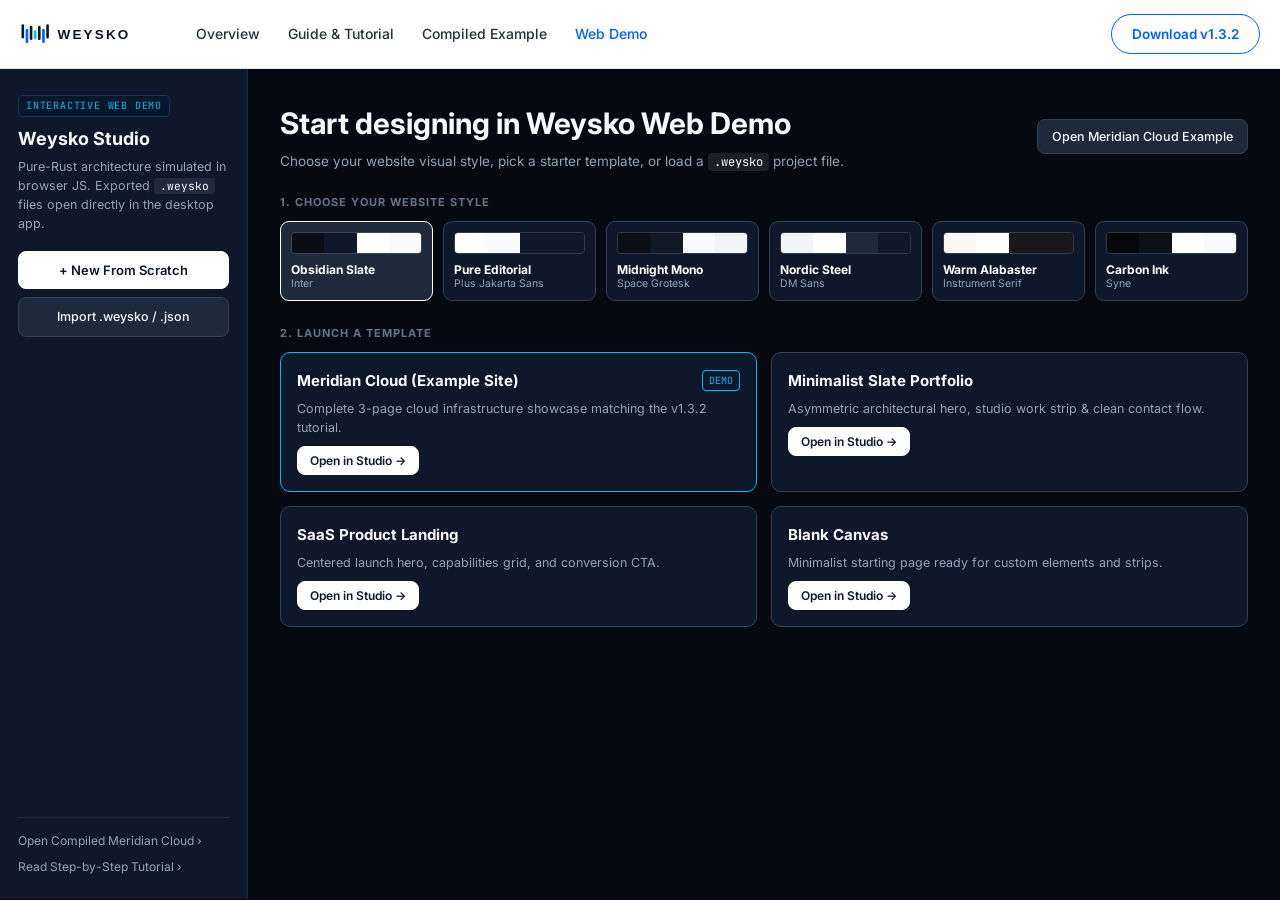
<file: docs/demo.html>
<!DOCTYPE html>
<html lang="en">
<head>
  <meta charset="utf-8">
  <meta name="viewport" content="width=device-width, initial-scale=1.0">
  <title>Weysko Web Demo — Interactive Visual Studio Preview</title>
  <meta name="description" content="Try Weysko v1.3.2 in your browser: choose a website style, customize Meridian Cloud or starter templates, import or export .weysko files, and preview breakpoints.">
  <link rel="icon" href="assets/favicon.svg" type="image/svg+xml">
  <link rel="preconnect" href="https://fonts.googleapis.com">
  <link rel="preconnect" href="https://fonts.gstatic.com" crossorigin>
  <link href="https://fonts.googleapis.com/css2?family=Inter:wght@400;500;600;700&family=JetBrains+Mono:wght@400;500&display=swap" rel="stylesheet">
  <link rel="stylesheet" href="styles.css">
  <link rel="stylesheet" href="demo.css">
</head>
<body class="demo-body">
  <header class="site-header" id="site-header">
    <div class="ws-container header-main-inner">
      <div class="header-left">
        <a class="brand-lockup" href="index.html" aria-label="Weysko Home">
          <img src="assets/logo.svg" alt="Weysko">
        </a>
        <nav class="main-nav" id="main-nav" aria-label="Primary Navigation">
          <a href="index.html">Overview</a>
          <a href="guide.html">Guide &amp; Tutorial</a>
          <a href="example-site/index.html">Compiled Example</a>
          <a class="is-active" href="demo.html">Web Demo</a>
          <a class="mobile-nav-cta" href="https://github.com/realaaravdas/Weysko/releases/download/v1.3.2/weysko-v1.3.2-windows-x86_64-setup.exe">Download Desktop App</a>
        </nav>
      </div>
      <div class="header-right">
        <a class="btn-outline-enterprise" href="https://github.com/realaaravdas/Weysko/releases/download/v1.3.2/weysko-v1.3.2-windows-x86_64-setup.exe">Download v1.3.2</a>
        <button class="mobile-menu-btn" id="mobile-menu-btn" type="button" aria-label="Toggle navigation" aria-expanded="false" aria-controls="main-nav">
          <svg class="icon-menu" width="20" height="20" viewBox="0 0 20 20" fill="none" aria-hidden="true">
            <path d="M3 5.5H17M3 10H17M3 14.5H17" stroke="currentColor" stroke-width="1.75" stroke-linecap="round"/>
          </svg>
          <svg class="icon-close" width="20" height="20" viewBox="0 0 20 20" fill="none" aria-hidden="true">
            <path d="M4.5 4.5L15.5 15.5M15.5 4.5L4.5 15.5" stroke="currentColor" stroke-width="1.75" stroke-linecap="round"/>
          </svg>
        </button>
      </div>
    </div>
  </header>

  <main class="demo-shell">
    <!-- START / HOME LAUNCHER VIEW -->
    <section class="demo-home" id="demo-home-view">
      <div class="demo-home-sidebar">
        <div class="demo-rail-brand">
          <span class="demo-rail-badge">INTERACTIVE WEB DEMO</span>
          <h2>Weysko Studio</h2>
          <p>Pure-Rust architecture simulated in browser JS. Exported <code>.weysko</code> files open directly in the desktop app.</p>
        </div>
        <div class="demo-rail-actions">
          <button class="demo-btn-white" id="demo-start-scratch-btn" type="button">+ New From Scratch</button>
          <label class="demo-btn-slate demo-file-label">
            Import .weysko / .json
            <input type="file" id="demo-import-input" accept=".weysko,.json,application/json" hidden>
          </label>
          <button class="demo-btn-accent is-hidden" id="demo-resume-btn" type="button">&larr; Back to Editor</button>
        </div>
        <div class="demo-rail-footer">
          <a href="example-site/index.html">Open Compiled Meridian Cloud &rsaquo;</a>
          <a href="guide.html#tutorial">Read Step-by-Step Tutorial &rsaquo;</a>
        </div>
      </div>

      <div class="demo-home-main">
        <div class="demo-home-head">
          <div>
            <h1>Start designing in Weysko Web Demo</h1>
            <p>Choose your website visual style, pick a starter template, or load a <code>.weysko</code> project file.</p>
          </div>
          <button class="demo-btn-slate" id="demo-open-meridian-btn" type="button">Open Meridian Cloud Example</button>
        </div>

        <div class="demo-section-label">1. Choose Your Website Style</div>
        <div class="demo-style-grid" id="demo-style-grid"></div>

        <div class="demo-section-label">2. Launch a Template</div>
        <div class="demo-template-grid" id="demo-template-grid"></div>
      </div>
    </section>

    <!-- STUDIO EDITOR VIEW -->
    <section class="demo-editor is-hidden" id="demo-editor-view">
      <div class="demo-toolbar">
        <div class="demo-toolbar-group">
          <button class="demo-tool-btn" id="demo-go-home-btn" type="button">&larr; Home</button>
          <input class="demo-name-input" id="demo-site-name" type="text" aria-label="Site Name">
          <select class="demo-select" id="demo-page-select" aria-label="Active Page"></select>
        </div>

        <div class="demo-toolbar-group">
          <div class="demo-vp-switch" role="group" aria-label="Viewport Breakpoint">
            <button class="demo-vp-btn is-active" data-vp="desktop" type="button">Desktop</button>
            <button class="demo-vp-btn" data-vp="tablet" type="button">Tablet</button>
            <button class="demo-vp-btn" data-vp="mobile" type="button">Mobile</button>
          </div>
          <button class="demo-tool-btn is-active" id="demo-grid-toggle" type="button">Grid</button>
        </div>

        <div class="demo-toolbar-group">
          <a class="demo-tool-btn" href="example-site/index.html" target="_blank" rel="noopener noreferrer">Compiled Output &rsaquo;</a>
          <button class="demo-btn-white demo-btn-sm" id="demo-export-weysko-btn" type="button">Export .weysko</button>
        </div>
      </div>

      <div class="demo-workspace">
        <aside class="demo-left">
          <div class="demo-panel-title">Add Element</div>
          <div class="demo-add-grid">
            <button class="demo-add-btn" data-add="heading" type="button">H1 Heading</button>
            <button class="demo-add-btn" data-add="paragraph" type="button">Aa Paragraph</button>
            <button class="demo-add-btn" data-add="button" type="button">[ ] Button</button>
            <button class="demo-add-btn" data-add="badge" type="button">TAG Badge</button>
            <button class="demo-add-btn" data-add="card" type="button">CRD Card</button>
            <button class="demo-add-btn" data-add="divider" type="button">&mdash; Divider</button>
          </div>

          <div class="demo-panel-title" style="margin-top:16px;">Theme Preset</div>
          <div class="demo-theme-pills" id="demo-editor-themes"></div>
        </aside>

        <div class="demo-canvas-wrap is-grid" id="demo-canvas-wrap">
          <div class="demo-artboard" id="demo-artboard"></div>
        </div>

        <aside class="demo-inspector">
          <div class="demo-panel-title">Inspector</div>
          <div id="demo-inspector-body" class="demo-inspector-body">
            <p class="demo-muted">Click any element on the canvas to edit text, styling, and geometry.</p>
          </div>
        </aside>
      </div>

      <div class="demo-statusbar" id="demo-statusbar">
        <span id="demo-status-left">/index.html</span>
        <span id="demo-status-right">Obsidian Slate</span>
      </div>
    </section>
  </main>

  <div class="demo-toast" id="demo-toast" role="status" aria-live="polite"></div>

  <script src="demo.js"></script>
</body>
</html>
</file>
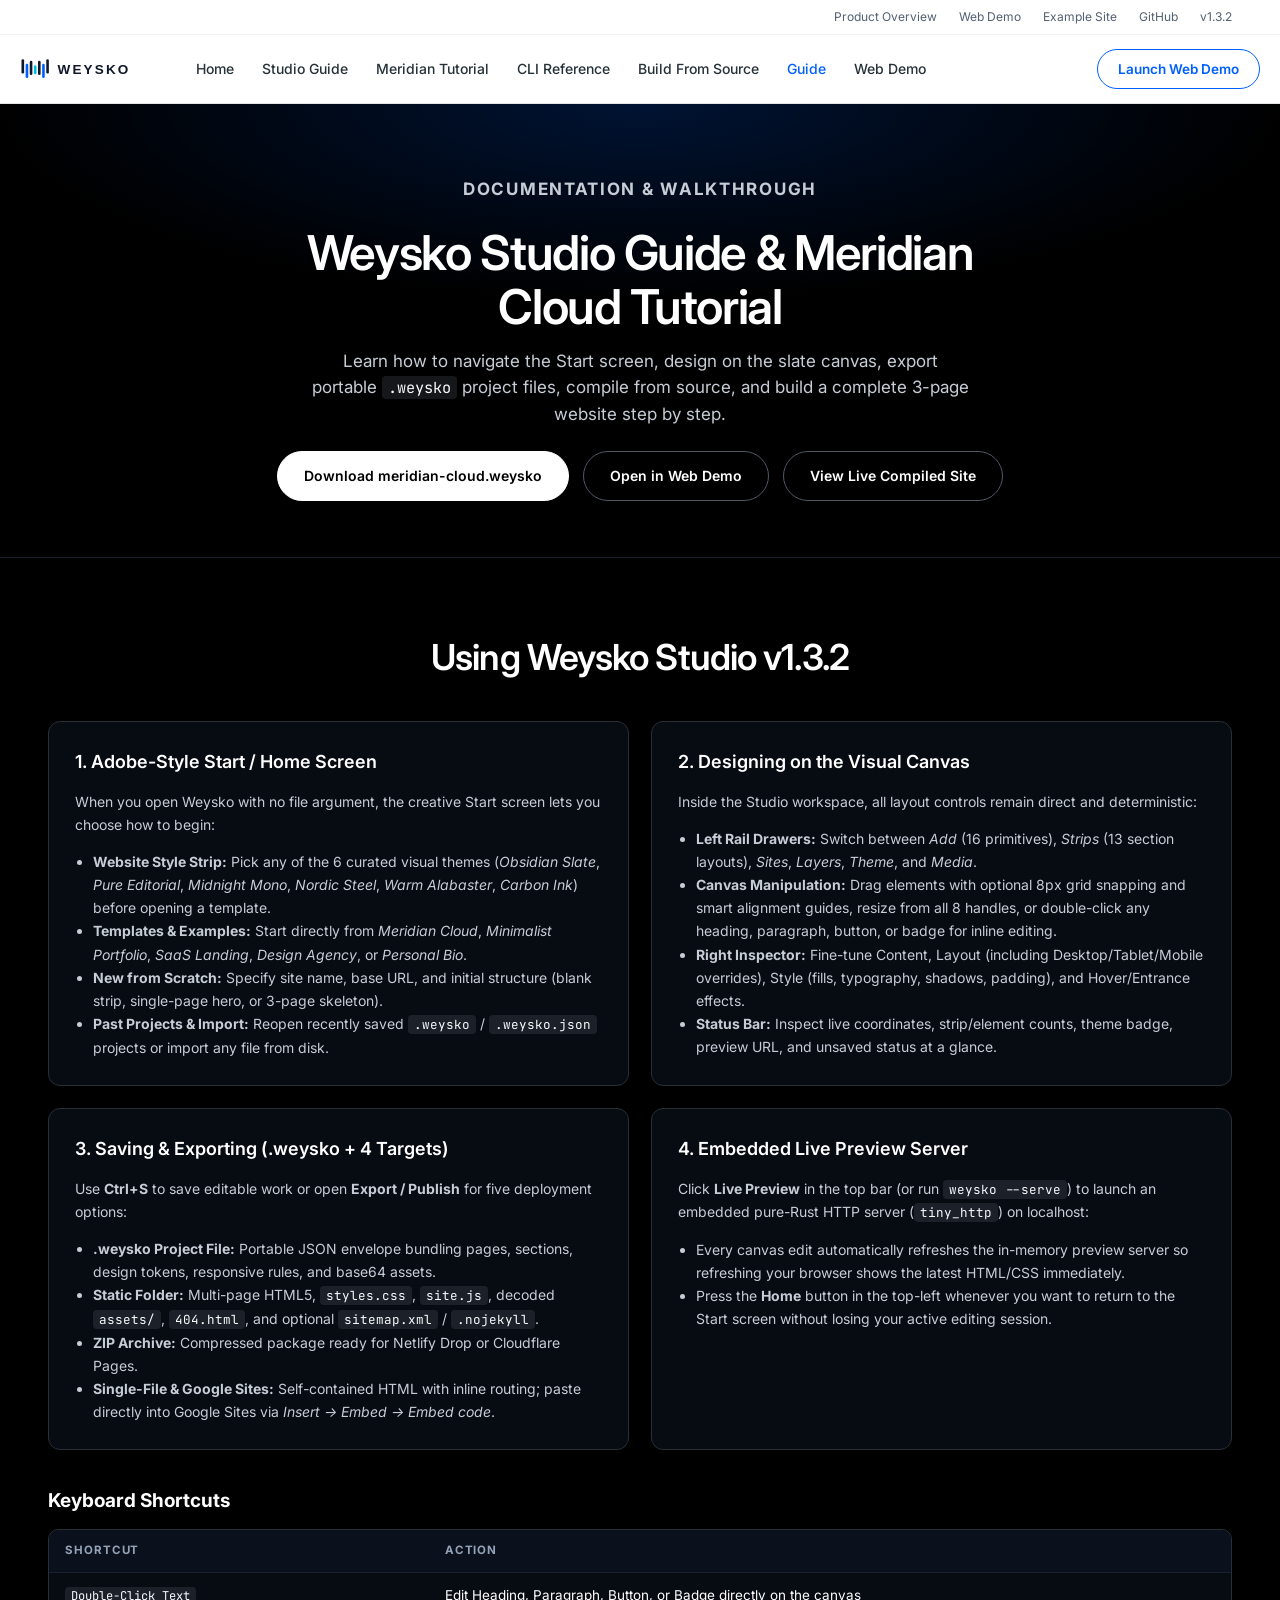
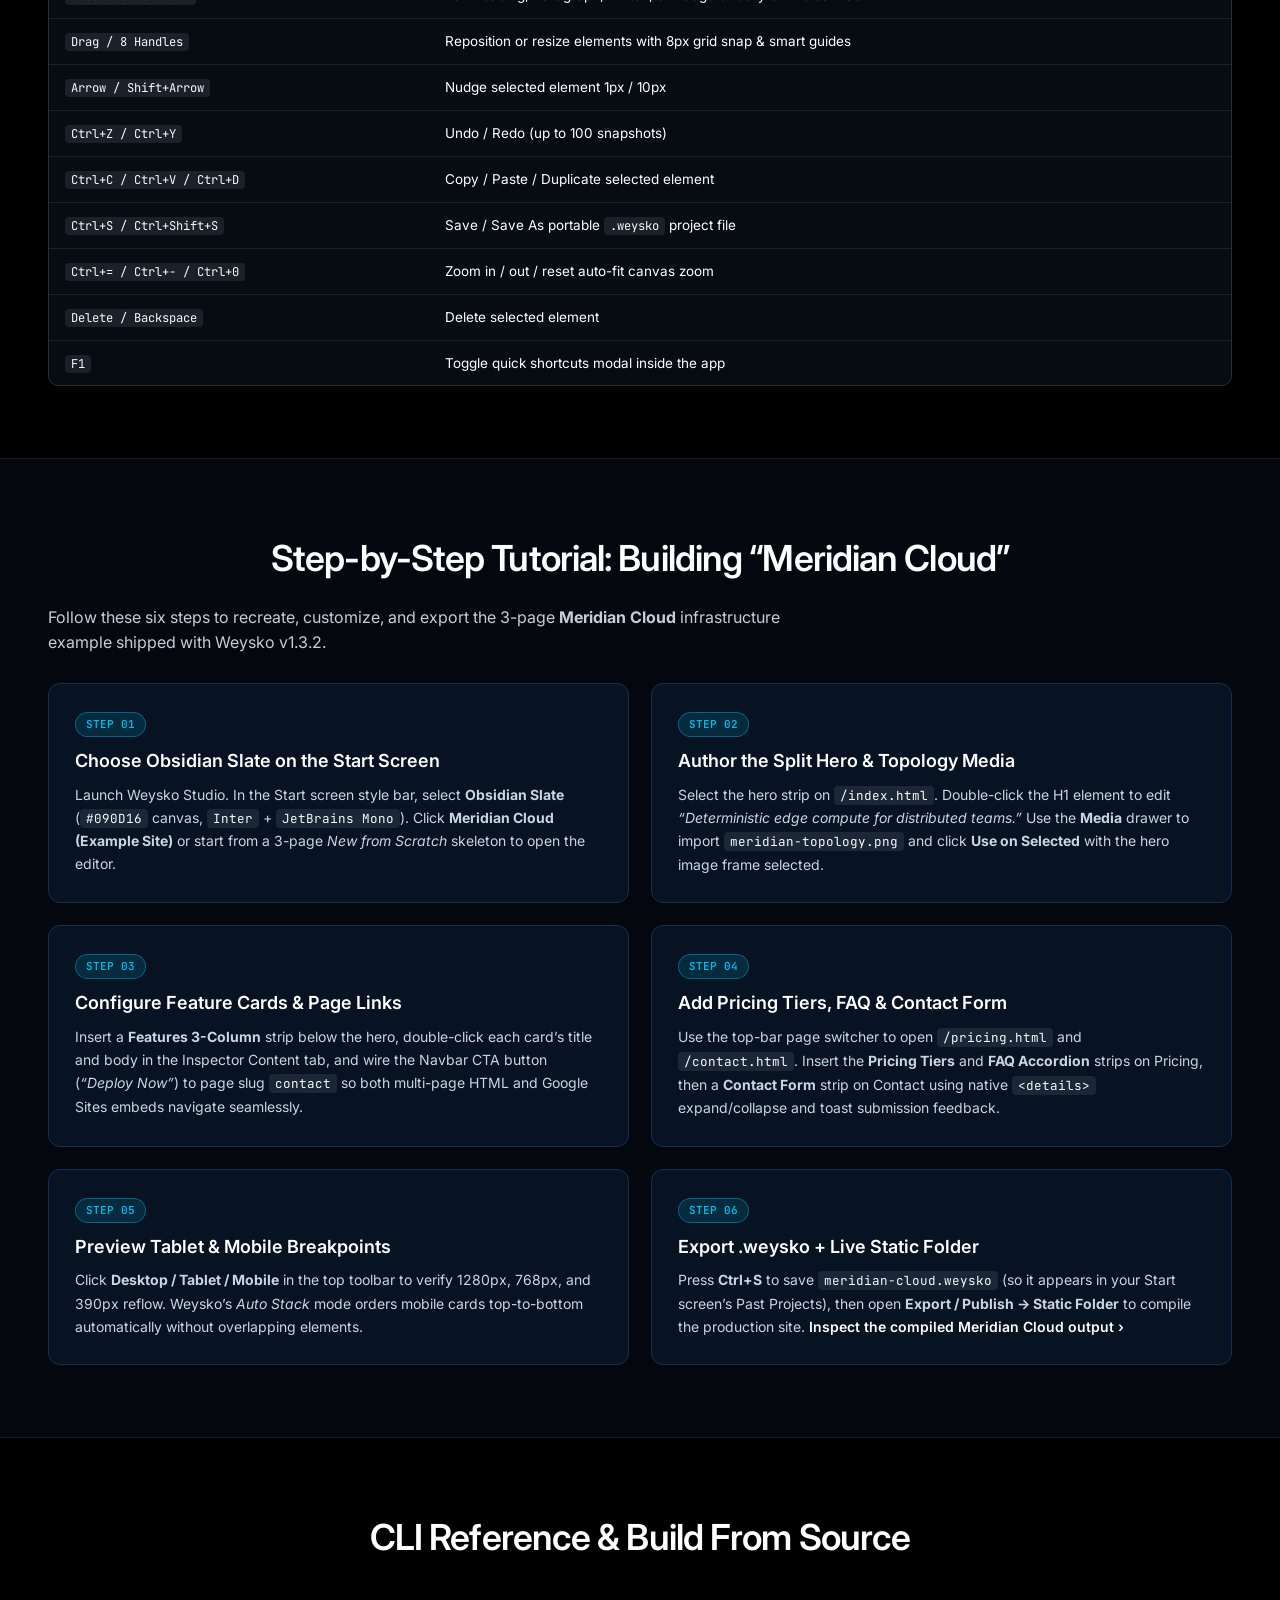
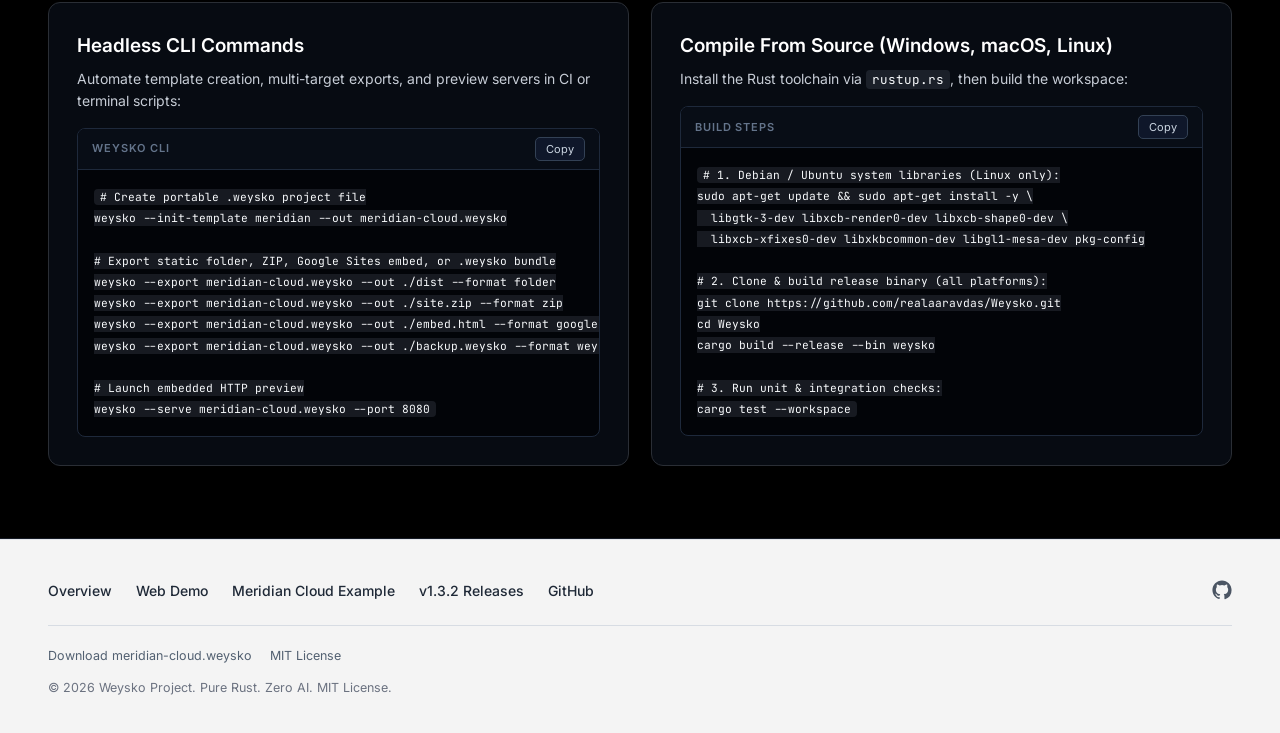
<file: docs/guide.html>
<!DOCTYPE html>
<html lang="en">
<head>
  <meta charset="utf-8">
  <meta name="viewport" content="width=device-width, initial-scale=1.0">
  <title>Weysko Guide &amp; Meridian Cloud Tutorial</title>
  <meta name="description" content="Complete instructions for Weysko v1.3.2, building from source on Windows/macOS/Linux, and a hands-on tutorial building Meridian Cloud.">
  <link rel="icon" href="assets/favicon.svg" type="image/svg+xml">
  <link rel="preconnect" href="https://fonts.googleapis.com">
  <link rel="preconnect" href="https://fonts.gstatic.com" crossorigin>
  <link href="https://fonts.googleapis.com/css2?family=Inter:wght@400;500;600;700&family=JetBrains+Mono:wght@400;500&display=swap" rel="stylesheet">
  <link rel="stylesheet" href="styles.css">
</head>
<body>
  <header class="site-header" id="site-header">
    <div class="header-utility">
      <div class="ws-container header-utility-inner">
        <a href="index.html">Product Overview</a>
        <a href="demo.html">Web Demo</a>
        <a href="example-site/index.html">Example Site</a>
        <a href="https://github.com/realaaravdas/Weysko" target="_blank" rel="noopener noreferrer">GitHub</a>
        <span>v1.3.2</span>
      </div>
    </div>
    <div class="ws-container header-main-inner">
      <div class="header-left">
        <a class="brand-lockup" href="index.html" aria-label="Weysko Home">
          <img src="assets/logo.svg" alt="Weysko">
        </a>
        <nav class="main-nav" id="main-nav" aria-label="Primary Navigation">
          <a href="index.html">Home</a>
          <a href="#workflow">Studio Guide</a>
          <a href="#tutorial">Meridian Tutorial</a>
          <a href="#cli-reference">CLI Reference</a>
          <a href="#build-from-source">Build From Source</a>
          <a class="is-active" href="guide.html">Guide</a>
          <a href="demo.html">Web Demo</a>
          <a class="mobile-nav-cta" href="https://github.com/realaaravdas/Weysko/releases/download/v1.3.2/weysko-v1.3.2-windows-x86_64-setup.exe">Download Installer v1.3.2</a>
        </nav>
      </div>
      <div class="header-right">
        <a class="btn-outline-enterprise" href="demo.html">Launch Web Demo</a>
        <button class="mobile-menu-btn" id="mobile-menu-btn" type="button" aria-label="Toggle navigation" aria-expanded="false" aria-controls="main-nav">
          <svg class="icon-menu" width="20" height="20" viewBox="0 0 20 20" fill="none" aria-hidden="true">
            <path d="M3 5.5H17M3 10H17M3 14.5H17" stroke="currentColor" stroke-width="1.75" stroke-linecap="round"/>
          </svg>
          <svg class="icon-close" width="20" height="20" viewBox="0 0 20 20" fill="none" aria-hidden="true">
            <path d="M4.5 4.5L15.5 15.5M15.5 4.5L4.5 15.5" stroke="currentColor" stroke-width="1.75" stroke-linecap="round"/>
          </svg>
        </button>
      </div>
    </div>
  </header>

  <section class="subpage-hero">
    <div class="ws-container">
      <p class="subpage-eyebrow">Documentation &amp; Walkthrough</p>
      <h1>Weysko Studio Guide &amp; Meridian Cloud Tutorial</h1>
      <p>Learn how to navigate the Start screen, design on the slate canvas, export portable <code>.weysko</code> project files, compile from source, and build a complete 3-page website step by step.</p>
      <div class="hero-actions">
        <a class="pill-btn-white" href="examples/meridian-cloud.weysko" download>Download meridian-cloud.weysko</a>
        <a class="pill-btn-ghost" href="demo.html">Open in Web Demo</a>
        <a class="pill-btn-ghost" href="example-site/index.html">View Live Compiled Site</a>
      </div>
    </div>
  </section>

  <section class="guide-section" id="workflow">
    <div class="ws-container">
      <div class="section-header-row">
        <h2>Using Weysko Studio v1.3.2</h2>
      </div>
      <div class="guide-grid">
        <div class="guide-card">
          <h3>1. Adobe-Style Start / Home Screen</h3>
          <p>When you open Weysko with no file argument, the creative Start screen lets you choose how to begin:</p>
          <ul>
            <li><strong>Website Style Strip:</strong> Pick any of the 6 curated visual themes (<em>Obsidian Slate</em>, <em>Pure Editorial</em>, <em>Midnight Mono</em>, <em>Nordic Steel</em>, <em>Warm Alabaster</em>, <em>Carbon Ink</em>) before opening a template.</li>
            <li><strong>Templates &amp; Examples:</strong> Start directly from <em>Meridian Cloud</em>, <em>Minimalist Portfolio</em>, <em>SaaS Landing</em>, <em>Design Agency</em>, or <em>Personal Bio</em>.</li>
            <li><strong>New from Scratch:</strong> Specify site name, base URL, and initial structure (blank strip, single-page hero, or 3-page skeleton).</li>
            <li><strong>Past Projects &amp; Import:</strong> Reopen recently saved <code>.weysko</code> / <code>.weysko.json</code> projects or import any file from disk.</li>
          </ul>
        </div>

        <div class="guide-card">
          <h3>2. Designing on the Visual Canvas</h3>
          <p>Inside the Studio workspace, all layout controls remain direct and deterministic:</p>
          <ul>
            <li><strong>Left Rail Drawers:</strong> Switch between <em>Add</em> (16 primitives), <em>Strips</em> (13 section layouts), <em>Sites</em>, <em>Layers</em>, <em>Theme</em>, and <em>Media</em>.</li>
            <li><strong>Canvas Manipulation:</strong> Drag elements with optional 8px grid snapping and smart alignment guides, resize from all 8 handles, or double-click any heading, paragraph, button, or badge for inline editing.</li>
            <li><strong>Right Inspector:</strong> Fine-tune Content, Layout (including Desktop/Tablet/Mobile overrides), Style (fills, typography, shadows, padding), and Hover/Entrance effects.</li>
            <li><strong>Status Bar:</strong> Inspect live coordinates, strip/element counts, theme badge, preview URL, and unsaved status at a glance.</li>
          </ul>
        </div>

        <div class="guide-card">
          <h3>3. Saving &amp; Exporting (.weysko + 4 Targets)</h3>
          <p>Use <strong>Ctrl+S</strong> to save editable work or open <strong>Export / Publish</strong> for five deployment options:</p>
          <ul>
            <li><strong>.weysko Project File:</strong> Portable JSON envelope bundling pages, sections, design tokens, responsive rules, and base64 assets.</li>
            <li><strong>Static Folder:</strong> Multi-page HTML5, <code>styles.css</code>, <code>site.js</code>, decoded <code>assets/</code>, <code>404.html</code>, and optional <code>sitemap.xml</code> / <code>.nojekyll</code>.</li>
            <li><strong>ZIP Archive:</strong> Compressed package ready for Netlify Drop or Cloudflare Pages.</li>
            <li><strong>Single-File &amp; Google Sites:</strong> Self-contained HTML with inline routing; paste directly into Google Sites via <em>Insert &rarr; Embed &rarr; Embed code</em>.</li>
          </ul>
        </div>

        <div class="guide-card">
          <h3>4. Embedded Live Preview Server</h3>
          <p>Click <strong>Live Preview</strong> in the top bar (or run <code>weysko --serve</code>) to launch an embedded pure-Rust HTTP server (<code>tiny_http</code>) on localhost:</p>
          <ul>
            <li>Every canvas edit automatically refreshes the in-memory preview server so refreshing your browser shows the latest HTML/CSS immediately.</li>
            <li>Press the <strong>Home</strong> button in the top-left whenever you want to return to the Start screen without losing your active editing session.</li>
          </ul>
        </div>
      </div>

      <h3 style="margin:36px 0 14px;font-size:19px;">Keyboard Shortcuts</h3>
      <div class="table-scroll">
        <table class="shortcuts-table">
          <thead>
            <tr>
              <th>Shortcut</th>
              <th>Action</th>
            </tr>
          </thead>
          <tbody>
            <tr><td><code>Double-Click Text</code></td><td>Edit Heading, Paragraph, Button, or Badge directly on the canvas</td></tr>
            <tr><td><code>Drag / 8 Handles</code></td><td>Reposition or resize elements with 8px grid snap &amp; smart guides</td></tr>
            <tr><td><code>Arrow / Shift+Arrow</code></td><td>Nudge selected element 1px / 10px</td></tr>
            <tr><td><code>Ctrl+Z / Ctrl+Y</code></td><td>Undo / Redo (up to 100 snapshots)</td></tr>
            <tr><td><code>Ctrl+C / Ctrl+V / Ctrl+D</code></td><td>Copy / Paste / Duplicate selected element</td></tr>
            <tr><td><code>Ctrl+S / Ctrl+Shift+S</code></td><td>Save / Save As portable <code>.weysko</code> project file</td></tr>
            <tr><td><code>Ctrl+= / Ctrl+- / Ctrl+0</code></td><td>Zoom in / out / reset auto-fit canvas zoom</td></tr>
            <tr><td><code>Delete / Backspace</code></td><td>Delete selected element</td></tr>
            <tr><td><code>F1</code></td><td>Toggle quick shortcuts modal inside the app</td></tr>
          </tbody>
        </table>
      </div>
    </div>
  </section>

  <section class="guide-section guide-section--alt" id="tutorial">
    <div class="ws-container">
      <div class="section-header-row">
        <h2>Step-by-Step Tutorial: Building &ldquo;Meridian Cloud&rdquo;</h2>
      </div>
      <p style="margin:-18px 0 28px;color:var(--ink-muted);max-width:740px;">Follow these six steps to recreate, customize, and export the 3-page <strong>Meridian Cloud</strong> infrastructure example shipped with Weysko v1.3.2.</p>

      <div class="tutorial-step-list">
        <div class="tutorial-step">
          <span class="step-badge">STEP 01</span>
          <h3>Choose Obsidian Slate on the Start Screen</h3>
          <p>Launch Weysko Studio. In the Start screen style bar, select <strong>Obsidian Slate</strong> (<code>#090D16</code> canvas, <code>Inter</code> + <code>JetBrains Mono</code>). Click <strong>Meridian Cloud (Example Site)</strong> or start from a 3-page <em>New from Scratch</em> skeleton to open the editor.</p>
        </div>

        <div class="tutorial-step">
          <span class="step-badge">STEP 02</span>
          <h3>Author the Split Hero &amp; Topology Media</h3>
          <p>Select the hero strip on <code>/index.html</code>. Double-click the H1 element to edit <em>&ldquo;Deterministic edge compute for distributed teams.&rdquo;</em> Use the <strong>Media</strong> drawer to import <code>meridian-topology.png</code> and click <strong>Use on Selected</strong> with the hero image frame selected.</p>
        </div>

        <div class="tutorial-step">
          <span class="step-badge">STEP 03</span>
          <h3>Configure Feature Cards &amp; Page Links</h3>
          <p>Insert a <strong>Features 3-Column</strong> strip below the hero, double-click each card&rsquo;s title and body in the Inspector Content tab, and wire the Navbar CTA button (<em>&ldquo;Deploy Now&rdquo;</em>) to page slug <code>contact</code> so both multi-page HTML and Google Sites embeds navigate seamlessly.</p>
        </div>

        <div class="tutorial-step">
          <span class="step-badge">STEP 04</span>
          <h3>Add Pricing Tiers, FAQ &amp; Contact Form</h3>
          <p>Use the top-bar page switcher to open <code>/pricing.html</code> and <code>/contact.html</code>. Insert the <strong>Pricing Tiers</strong> and <strong>FAQ Accordion</strong> strips on Pricing, then a <strong>Contact Form</strong> strip on Contact using native <code>&lt;details&gt;</code> expand/collapse and toast submission feedback.</p>
        </div>

        <div class="tutorial-step">
          <span class="step-badge">STEP 05</span>
          <h3>Preview Tablet &amp; Mobile Breakpoints</h3>
          <p>Click <strong>Desktop / Tablet / Mobile</strong> in the top toolbar to verify 1280px, 768px, and 390px reflow. Weysko&rsquo;s <em>Auto Stack</em> mode orders mobile cards top-to-bottom automatically without overlapping elements.</p>
        </div>

        <div class="tutorial-step">
          <span class="step-badge">STEP 06</span>
          <h3>Export .weysko + Live Static Folder</h3>
          <p>Press <strong>Ctrl+S</strong> to save <code>meridian-cloud.weysko</code> (so it appears in your Start screen&rsquo;s Past Projects), then open <strong>Export / Publish &rarr; Static Folder</strong> to compile the production site. <a class="inline-link" href="example-site/index.html">Inspect the compiled Meridian Cloud output &rsaquo;</a></p>
        </div>
      </div>
    </div>
  </section>

  <section class="guide-section" id="build-from-source">
    <div class="ws-container">
      <div class="section-header-row">
        <h2>CLI Reference &amp; Build From Source</h2>
      </div>
      <div class="reference-grid">
        <div class="ref-panel" id="cli-reference">
          <h3>Headless CLI Commands</h3>
          <p>Automate template creation, multi-target exports, and preview servers in CI or terminal scripts:</p>
          <div class="code-block">
            <div class="code-block-head">
              <span>WEYSKO CLI</span>
              <button class="copy-code-btn" type="button">Copy</button>
            </div>
            <pre class="code-pre"><code># Create portable .weysko project file
weysko --init-template meridian --out meridian-cloud.weysko

# Export static folder, ZIP, Google Sites embed, or .weysko bundle
weysko --export meridian-cloud.weysko --out ./dist --format folder
weysko --export meridian-cloud.weysko --out ./site.zip --format zip
weysko --export meridian-cloud.weysko --out ./embed.html --format google-sites
weysko --export meridian-cloud.weysko --out ./backup.weysko --format weysko

# Launch embedded HTTP preview
weysko --serve meridian-cloud.weysko --port 8080</code></pre>
          </div>
        </div>

        <div class="ref-panel">
          <h3>Compile From Source (Windows, macOS, Linux)</h3>
          <p>Install the Rust toolchain via <code>rustup.rs</code>, then build the workspace:</p>
          <div class="code-block">
            <div class="code-block-head">
              <span>BUILD STEPS</span>
              <button class="copy-code-btn" type="button">Copy</button>
            </div>
            <pre class="code-pre"><code># 1. Debian / Ubuntu system libraries (Linux only):
sudo apt-get update && sudo apt-get install -y \
  libgtk-3-dev libxcb-render0-dev libxcb-shape0-dev \
  libxcb-xfixes0-dev libxkbcommon-dev libgl1-mesa-dev pkg-config

# 2. Clone & build release binary (all platforms):
git clone https://github.com/realaaravdas/Weysko.git
cd Weysko
cargo build --release --bin weysko

# 3. Run unit & integration checks:
cargo test --workspace</code></pre>
          </div>
        </div>
      </div>
    </div>
  </section>

  <footer class="site-footer">
    <div class="ws-container">
      <div class="footer-top">
        <div class="footer-primary-links">
          <a href="index.html">Overview</a>
          <a href="demo.html">Web Demo</a>
          <a href="example-site/index.html">Meridian Cloud Example</a>
          <a href="https://github.com/realaaravdas/Weysko/releases/latest" target="_blank" rel="noopener noreferrer">v1.3.2 Releases</a>
          <a href="https://github.com/realaaravdas/Weysko" target="_blank" rel="noopener noreferrer">GitHub</a>
        </div>
        <div class="footer-icons">
          <a href="https://github.com/realaaravdas/Weysko" target="_blank" rel="noopener noreferrer" aria-label="Weysko GitHub Repository">
            <svg width="20" height="20" viewBox="0 0 24 24" fill="currentColor"><path d="M12 .5C5.65.5.5 5.65.5 12c0 5.08 3.29 9.39 7.86 10.91.57.11.78-.25.78-.55v-1.93c-3.2.7-3.87-1.54-3.87-1.54-.52-1.33-1.28-1.68-1.28-1.68-1.04-.71.08-.7.08-.7 1.15.08 1.76 1.19 1.76 1.19 1.02 1.76 2.69 1.25 3.35.96.1-.74.4-1.25.73-1.54-2.55-.29-5.24-1.28-5.24-5.68 0-1.25.45-2.28 1.19-3.08-.12-.29-.52-1.46.11-3.04 0 0 .97-.31 3.17 1.18a11 11 0 0 1 5.78 0c2.2-1.49 3.17-1.18 3.17-1.18.63 1.58.23 2.75.11 3.04.74.8 1.19 1.83 1.19 3.08 0 4.41-2.69 5.39-5.26 5.67.41.36.78 1.06.78 2.14v3.17c0 .3.21.66.79.55A11.51 11.51 0 0 0 23.5 12C23.5 5.65 18.35.5 12 .5Z"/></svg>
          </a>
        </div>
      </div>
      <div class="footer-legal-links">
        <a href="examples/meridian-cloud.weysko" download>Download meridian-cloud.weysko</a>
        <a href="https://github.com/realaaravdas/Weysko/blob/main/LICENSE" target="_blank" rel="noopener noreferrer">MIT License</a>
      </div>
      <div class="footer-copy">&copy; 2026 Weysko Project. Pure Rust. Zero AI. MIT License.</div>
    </div>
  </footer>

  <script src="app.js"></script>
</body>
</html>
</file>
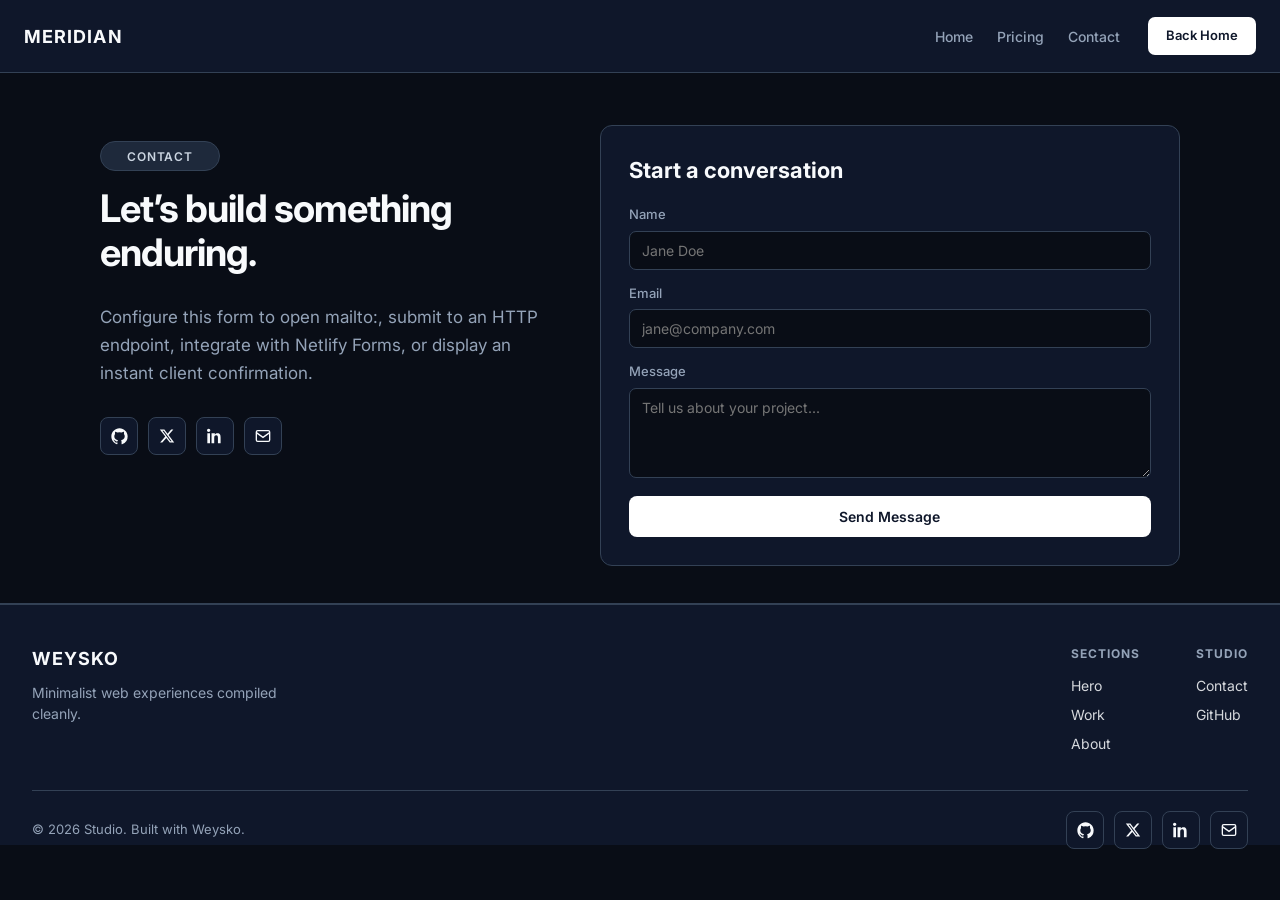
<file: docs/example-site/contact.html>
<!DOCTYPE html>
<html lang="en">
<head>
  <meta charset="utf-8">
  <meta name="viewport" content="width=device-width, initial-scale=1.0">
  <title>Contact — Meridian Cloud</title>
  <meta name="description" content="Connect with Meridian Cloud solutions engineering.">
  
  <link rel="stylesheet" href="styles.css">
  
</head>
<body class="ws-page-5c33b3b1-0a80-40ae-965f-2c75c9e80910">
  <section id="top" class="ws-section ws-sec-8e36c081-afea-4f09-a4a7-44de71170102 ws-full-bleed ws-sticky">
    <div class="ws-section-inner">
      <div class="ws-el ws-el-12770883-05f7-48dd-a8ef-efe8490e86d9">
        <nav class="ws-nav">
          <a class="ws-nav-brand" href="index.html">MERIDIAN</a>
          <button class="ws-nav-toggle" type="button" aria-label="Toggle menu" data-ws-nav-toggle>☰</button>
          <div class="ws-nav-right">
            <div class="ws-nav-links">
              <a class="ws-nav-link" href="index.html">Home</a>
              <a class="ws-nav-link" href="pricing.html">Pricing</a>
              <a class="ws-nav-link" href="contact.html">Contact</a>
            </div>
            <a class="ws-nav-cta" href="index.html">Back Home</a>
          </div>
        </nav>
      </div>
    </div>
  </section>
  <section id="contact" class="ws-section ws-sec-fd7f7b3c-e7b2-4828-99e4-eb703be083b0">
    <div class="ws-section-inner">
      <div class="ws-el ws-el-abab7deb-eafb-4929-b629-db8ff9302749">
        <span class="ws-badge">CONTACT</span>
      </div>
      <div class="ws-el ws-el-b0aa74c5-ee61-4540-808a-58291bc5382a">
        <h2 class="ws-heading">Let’s build something enduring.</h2>
      </div>
      <div class="ws-el ws-el-21747d5f-0352-49fb-b58a-015b39778be7">
        <p class="ws-paragraph">Configure this form to open mailto:, submit to an HTTP endpoint, integrate with Netlify Forms, or display an instant client confirmation.</p>
      </div>
      <div class="ws-el ws-el-801907f7-1a64-4d9d-bb4c-7146903c0bc2">
        <div class="ws-social">
          <a class="ws-social-btn" href="https://github.com" target="_blank" rel="noopener noreferrer" aria-label="GitHub"><svg width="17" height="17" viewBox="0 0 24 24" fill="currentColor"><path d="M12 .5C5.65.5.5 5.65.5 12c0 5.08 3.29 9.39 7.86 10.91.57.11.78-.25.78-.55v-1.93c-3.2.7-3.87-1.54-3.87-1.54-.52-1.33-1.28-1.68-1.28-1.68-1.04-.71.08-.7.08-.7 1.15.08 1.76 1.19 1.76 1.19 1.02 1.76 2.69 1.25 3.35.96.1-.74.4-1.25.73-1.54-2.55-.29-5.24-1.28-5.24-5.68 0-1.25.45-2.28 1.19-3.08-.12-.29-.52-1.46.11-3.04 0 0 .97-.31 3.17 1.18a11 11 0 0 1 5.78 0c2.2-1.49 3.17-1.18 3.17-1.18.63 1.58.23 2.75.11 3.04.74.8 1.19 1.83 1.19 3.08 0 4.41-2.69 5.39-5.26 5.67.41.36.78 1.06.78 2.14v3.17c0 .3.21.66.79.55A11.51 11.51 0 0 0 23.5 12C23.5 5.65 18.35.5 12 .5Z"/></svg></a>
          <a class="ws-social-btn" href="https://x.com" target="_blank" rel="noopener noreferrer" aria-label="X / Twitter"><svg width="16" height="16" viewBox="0 0 24 24" fill="currentColor"><path d="M18.244 2.25h3.308l-7.227 8.26 8.502 11.24H16.17l-5.214-6.817L4.99 21.75H1.68l7.73-8.835L1.254 2.25H8.08l4.713 6.231zm-1.161 17.52h1.833L7.084 4.126H5.117z"/></svg></a>
          <a class="ws-social-btn" href="https://linkedin.com" target="_blank" rel="noopener noreferrer" aria-label="LinkedIn"><svg width="16" height="16" viewBox="0 0 24 24" fill="currentColor"><path d="M4.98 3.5C4.98 4.88 3.87 6 2.5 6S0 4.88 0 3.5 1.12 1 2.5 1s2.48 1.12 2.48 2.5zM.5 8h4V23h-4V8zm7.5 0h3.8v2.05h.05c.53-1 1.83-2.05 3.77-2.05 4.03 0 4.78 2.65 4.78 6.1V23h-4v-7.8c0-1.86-.03-4.25-2.59-4.25-2.59 0-2.99 2.02-2.99 4.11V23h-4V8z"/></svg></a>
          <a class="ws-social-btn" href="mailto:hello@example.com" target="_blank" rel="noopener noreferrer" aria-label="Email"><svg width="16" height="16" viewBox="0 0 24 24" fill="none" stroke="currentColor" stroke-width="2"><rect x="2" y="4" width="20" height="16" rx="2"/><path d="m22 7-10 7L2 7"/></svg></a>
        </div>
      </div>
      <div class="ws-el ws-el-046cf32e-78b9-4b1d-a773-bd27dde8ecff">
        <form class="ws-form" data-ws-form-mode="demo">
          <h3 class="ws-form-title">Start a conversation</h3>
          <div class="ws-form-group">
            <label for="ws-f-046cf32e-78b9-4b1d-a773-bd27dde8ecff-0">Name</label>
            <input id="ws-f-046cf32e-78b9-4b1d-a773-bd27dde8ecff-0" name="Name" type="text" placeholder="Jane Doe" required>
          </div>
          <div class="ws-form-group">
            <label for="ws-f-046cf32e-78b9-4b1d-a773-bd27dde8ecff-1">Email</label>
            <input id="ws-f-046cf32e-78b9-4b1d-a773-bd27dde8ecff-1" name="Email" type="email" placeholder="jane@company.com" required>
          </div>
          <div class="ws-form-group">
            <label for="ws-f-046cf32e-78b9-4b1d-a773-bd27dde8ecff-2">Message</label>
            <textarea id="ws-f-046cf32e-78b9-4b1d-a773-bd27dde8ecff-2" name="Message" rows="4" placeholder="Tell us about your project..." required></textarea>
          </div>
          <button class="ws-form-submit" type="submit">Send Message</button>
        </form>
      </div>
    </div>
  </section>
  <section class="ws-section ws-sec-3e499ad2-9784-4754-a9a1-8735ff074b86 ws-full-bleed">
    <div class="ws-section-inner">
      <div class="ws-el ws-el-11227faa-469a-437d-8461-3766f3e24b54">
        <footer class="ws-footer">
          <div class="ws-footer-top">
            <div>
              <div class="ws-nav-brand">WEYSKO</div>
              <p style="color:var(--ws-text-muted);font-size:14px;margin:10px 0 0;max-width:280px;">Minimalist web experiences compiled cleanly.</p>
            </div>
            <div class="ws-footer-cols">
              <div class="ws-footer-col">
                <h4>Sections</h4>
                <a href="#hero">Hero</a>
                <a href="#work">Work</a>
                <a href="#about">About</a>
              </div>
              <div class="ws-footer-col">
                <h4>Studio</h4>
                <a href="#contact">Contact</a>
                <a href="https://github.com">GitHub</a>
              </div>
            </div>
          </div>
          <div class="ws-footer-bottom">
            <span>© 2026 Studio. Built with Weysko.</span>
            <div class="ws-social">
              <a class="ws-social-btn" href="https://github.com" target="_blank" rel="noopener noreferrer" aria-label="GitHub"><svg width="17" height="17" viewBox="0 0 24 24" fill="currentColor"><path d="M12 .5C5.65.5.5 5.65.5 12c0 5.08 3.29 9.39 7.86 10.91.57.11.78-.25.78-.55v-1.93c-3.2.7-3.87-1.54-3.87-1.54-.52-1.33-1.28-1.68-1.28-1.68-1.04-.71.08-.7.08-.7 1.15.08 1.76 1.19 1.76 1.19 1.02 1.76 2.69 1.25 3.35.96.1-.74.4-1.25.73-1.54-2.55-.29-5.24-1.28-5.24-5.68 0-1.25.45-2.28 1.19-3.08-.12-.29-.52-1.46.11-3.04 0 0 .97-.31 3.17 1.18a11 11 0 0 1 5.78 0c2.2-1.49 3.17-1.18 3.17-1.18.63 1.58.23 2.75.11 3.04.74.8 1.19 1.83 1.19 3.08 0 4.41-2.69 5.39-5.26 5.67.41.36.78 1.06.78 2.14v3.17c0 .3.21.66.79.55A11.51 11.51 0 0 0 23.5 12C23.5 5.65 18.35.5 12 .5Z"/></svg></a>
              <a class="ws-social-btn" href="https://x.com" target="_blank" rel="noopener noreferrer" aria-label="X / Twitter"><svg width="16" height="16" viewBox="0 0 24 24" fill="currentColor"><path d="M18.244 2.25h3.308l-7.227 8.26 8.502 11.24H16.17l-5.214-6.817L4.99 21.75H1.68l7.73-8.835L1.254 2.25H8.08l4.713 6.231zm-1.161 17.52h1.833L7.084 4.126H5.117z"/></svg></a>
              <a class="ws-social-btn" href="https://linkedin.com" target="_blank" rel="noopener noreferrer" aria-label="LinkedIn"><svg width="16" height="16" viewBox="0 0 24 24" fill="currentColor"><path d="M4.98 3.5C4.98 4.88 3.87 6 2.5 6S0 4.88 0 3.5 1.12 1 2.5 1s2.48 1.12 2.48 2.5zM.5 8h4V23h-4V8zm7.5 0h3.8v2.05h.05c.53-1 1.83-2.05 3.77-2.05 4.03 0 4.78 2.65 4.78 6.1V23h-4v-7.8c0-1.86-.03-4.25-2.59-4.25-2.59 0-2.99 2.02-2.99 4.11V23h-4V8z"/></svg></a>
              <a class="ws-social-btn" href="mailto:hello@example.com" target="_blank" rel="noopener noreferrer" aria-label="Email"><svg width="16" height="16" viewBox="0 0 24 24" fill="none" stroke="currentColor" stroke-width="2"><rect x="2" y="4" width="20" height="16" rx="2"/><path d="m22 7-10 7L2 7"/></svg></a>
            </div>
          </div>
        </footer>
      </div>
    </div>
  </section>
  <div id="ws-toast" class="ws-toast" role="status" aria-live="polite"></div>
  <script src="site.js"></script>
</body>
</html>
</file>
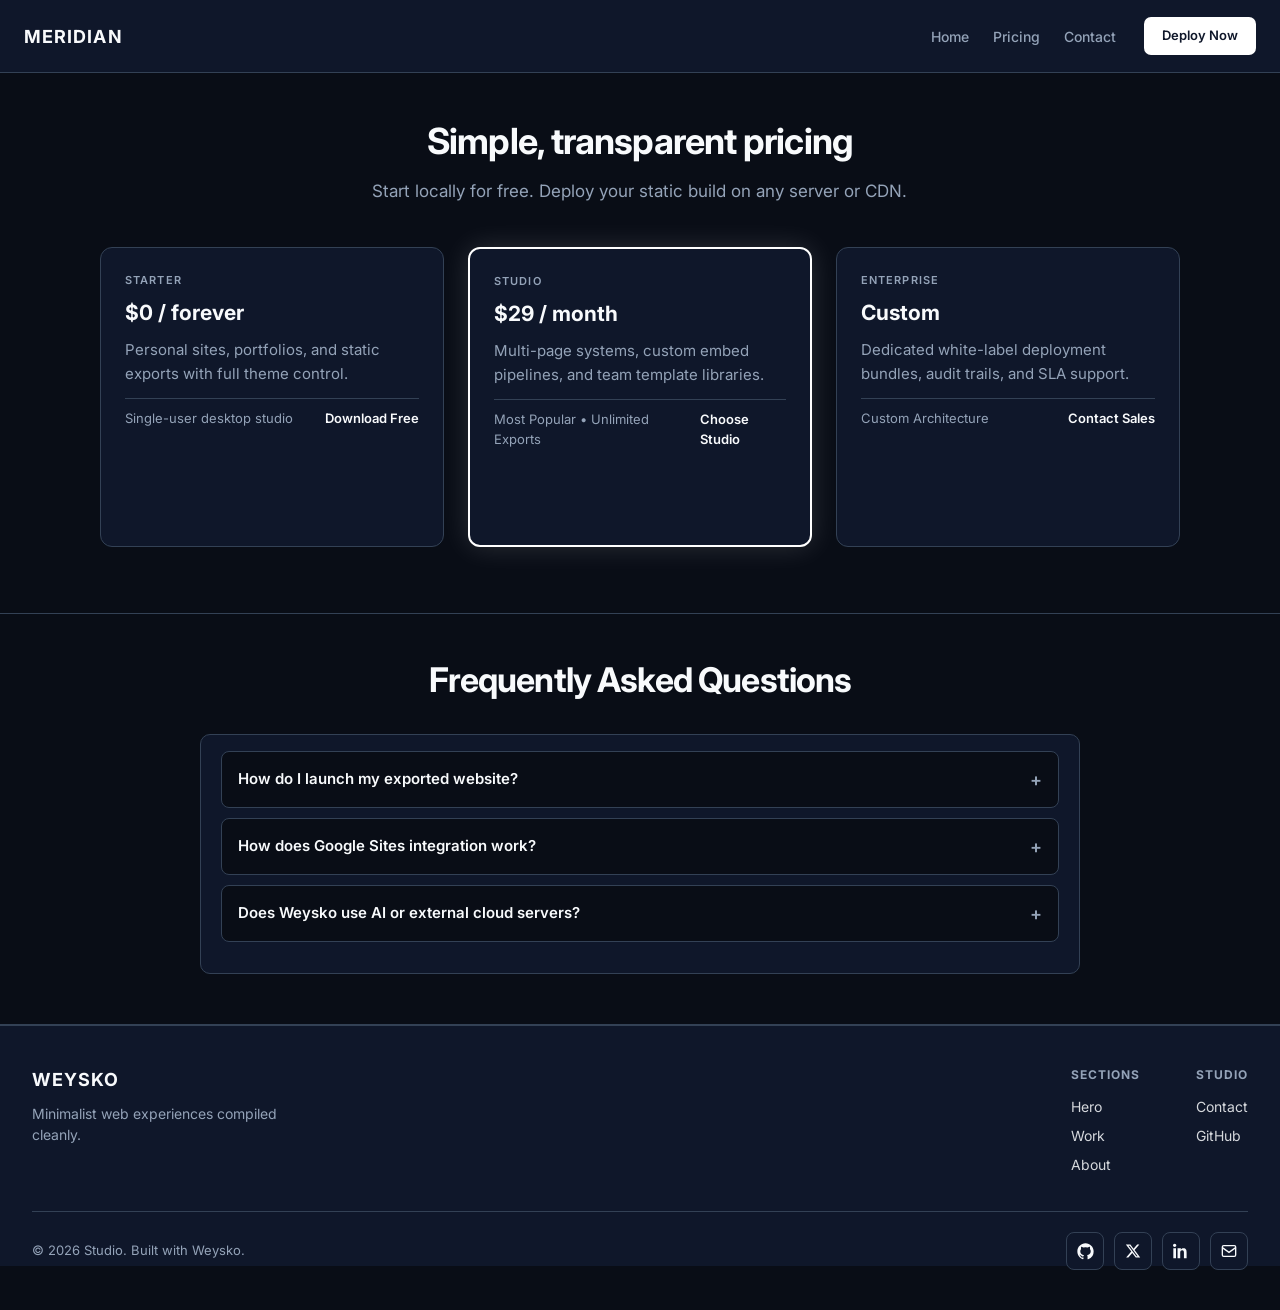
<file: docs/example-site/pricing.html>
<!DOCTYPE html>
<html lang="en">
<head>
  <meta charset="utf-8">
  <meta name="viewport" content="width=device-width, initial-scale=1.0">
  <title>Pricing — Meridian Cloud</title>
  <meta name="description" content="Predictable Meridian Cloud compute and bandwidth tiers.">
  
  <link rel="stylesheet" href="styles.css">
  
</head>
<body class="ws-page-187d1f4f-c829-43b0-b9db-4af473c0b41a">
  <section id="top" class="ws-section ws-sec-4c6b14e4-7d22-4567-90f5-c74cbbffe12c ws-full-bleed ws-sticky">
    <div class="ws-section-inner">
      <div class="ws-el ws-el-e3842902-ebdc-4ce8-b18c-2ea2fb654729">
        <nav class="ws-nav">
          <a class="ws-nav-brand" href="index.html">MERIDIAN</a>
          <button class="ws-nav-toggle" type="button" aria-label="Toggle menu" data-ws-nav-toggle>☰</button>
          <div class="ws-nav-right">
            <div class="ws-nav-links">
              <a class="ws-nav-link" href="index.html">Home</a>
              <a class="ws-nav-link" href="pricing.html">Pricing</a>
              <a class="ws-nav-link" href="contact.html">Contact</a>
            </div>
            <a class="ws-nav-cta" href="contact.html">Deploy Now</a>
          </div>
        </nav>
      </div>
    </div>
  </section>
  <section id="pricing" class="ws-section ws-sec-1ac63b6f-2cdf-4117-91a3-3429fc759ba9">
    <div class="ws-section-inner">
      <div class="ws-el ws-el-c07cf3a8-2f5a-4c6d-96cd-1702bcacf96b">
        <h2 class="ws-heading">Simple, transparent pricing</h2>
      </div>
      <div class="ws-el ws-el-f3f3d446-8ce0-4247-bd46-0f01c45360d7">
        <p class="ws-paragraph">Start locally for free. Deploy your static build on any server or CDN.</p>
      </div>
      <div class="ws-el ws-el-61904f84-7367-41cc-8894-fc53008cdf5a ws-hover-lift">
        <article class="ws-card">
          <div>
            <div class="ws-card-eyebrow">STARTER</div>
            <h3 class="ws-card-title" style="margin-top:8px;">$0 / forever</h3>
            <p class="ws-card-body" style="margin-top:10px;">Personal sites, portfolios, and static exports with full theme control.</p>
          </div>
          <div class="ws-card-foot">
            <span>Single-user desktop studio</span>
            <a class="ws-card-cta" href="#contact">Download Free</a>
          </div>
        </article>
      </div>
      <div class="ws-el ws-el-b70e88fe-547b-4a2d-b38c-2449a6433dfe ws-hover-lift">
        <article class="ws-card">
          <div>
            <div class="ws-card-eyebrow">STUDIO</div>
            <h3 class="ws-card-title" style="margin-top:8px;">$29 / month</h3>
            <p class="ws-card-body" style="margin-top:10px;">Multi-page systems, custom embed pipelines, and team template libraries.</p>
          </div>
          <div class="ws-card-foot">
            <span>Most Popular • Unlimited Exports</span>
            <a class="ws-card-cta" href="#contact">Choose Studio</a>
          </div>
        </article>
      </div>
      <div class="ws-el ws-el-21c252fb-0495-4cb0-b3e9-0191fb588cc0 ws-hover-lift">
        <article class="ws-card">
          <div>
            <div class="ws-card-eyebrow">ENTERPRISE</div>
            <h3 class="ws-card-title" style="margin-top:8px;">Custom</h3>
            <p class="ws-card-body" style="margin-top:10px;">Dedicated white-label deployment bundles, audit trails, and SLA support.</p>
          </div>
          <div class="ws-card-foot">
            <span>Custom Architecture</span>
            <a class="ws-card-cta" href="#contact">Contact Sales</a>
          </div>
        </article>
      </div>
    </div>
  </section>
  <section id="faq" class="ws-section ws-sec-99cc5be5-3957-47c2-a8f3-4ab49b4e6b3f">
    <div class="ws-section-inner">
      <div class="ws-el ws-el-6b652306-b084-422d-a95c-b2f7838b658a">
        <h2 class="ws-heading">Frequently Asked Questions</h2>
      </div>
      <div class="ws-el ws-el-e0de5628-9bc2-455a-b742-349a6e7f471f">
        <div class="ws-acc">
          <details>
            <summary>How do I launch my exported website?</summary>
            <p>Export as a Folder or ZIP and upload to GitHub Pages, Netlify Drop, Cloudflare Pages, Nginx, or any Apache/S3 static host.</p>
          </details>
          <details>
            <summary>How does Google Sites integration work?</summary>
            <p>Choose Export → Google Sites, click Copy Embed HTML, then inside Google Sites open Insert → Embed → Embed code and paste.</p>
          </details>
          <details>
            <summary>Does Weysko use AI or external cloud servers?</summary>
            <p>Never. Weysko is 100% deterministic Rust running locally on your machine with full manual design control.</p>
          </details>
        </div>
      </div>
    </div>
  </section>
  <section class="ws-section ws-sec-fa30c549-bf62-43ce-9ad0-cb285c841d07 ws-full-bleed">
    <div class="ws-section-inner">
      <div class="ws-el ws-el-dcbf78c3-27b1-48c2-8292-e4719e8d4840">
        <footer class="ws-footer">
          <div class="ws-footer-top">
            <div>
              <div class="ws-nav-brand">WEYSKO</div>
              <p style="color:var(--ws-text-muted);font-size:14px;margin:10px 0 0;max-width:280px;">Minimalist web experiences compiled cleanly.</p>
            </div>
            <div class="ws-footer-cols">
              <div class="ws-footer-col">
                <h4>Sections</h4>
                <a href="#hero">Hero</a>
                <a href="#work">Work</a>
                <a href="#about">About</a>
              </div>
              <div class="ws-footer-col">
                <h4>Studio</h4>
                <a href="#contact">Contact</a>
                <a href="https://github.com">GitHub</a>
              </div>
            </div>
          </div>
          <div class="ws-footer-bottom">
            <span>© 2026 Studio. Built with Weysko.</span>
            <div class="ws-social">
              <a class="ws-social-btn" href="https://github.com" target="_blank" rel="noopener noreferrer" aria-label="GitHub"><svg width="17" height="17" viewBox="0 0 24 24" fill="currentColor"><path d="M12 .5C5.65.5.5 5.65.5 12c0 5.08 3.29 9.39 7.86 10.91.57.11.78-.25.78-.55v-1.93c-3.2.7-3.87-1.54-3.87-1.54-.52-1.33-1.28-1.68-1.28-1.68-1.04-.71.08-.7.08-.7 1.15.08 1.76 1.19 1.76 1.19 1.02 1.76 2.69 1.25 3.35.96.1-.74.4-1.25.73-1.54-2.55-.29-5.24-1.28-5.24-5.68 0-1.25.45-2.28 1.19-3.08-.12-.29-.52-1.46.11-3.04 0 0 .97-.31 3.17 1.18a11 11 0 0 1 5.78 0c2.2-1.49 3.17-1.18 3.17-1.18.63 1.58.23 2.75.11 3.04.74.8 1.19 1.83 1.19 3.08 0 4.41-2.69 5.39-5.26 5.67.41.36.78 1.06.78 2.14v3.17c0 .3.21.66.79.55A11.51 11.51 0 0 0 23.5 12C23.5 5.65 18.35.5 12 .5Z"/></svg></a>
              <a class="ws-social-btn" href="https://x.com" target="_blank" rel="noopener noreferrer" aria-label="X / Twitter"><svg width="16" height="16" viewBox="0 0 24 24" fill="currentColor"><path d="M18.244 2.25h3.308l-7.227 8.26 8.502 11.24H16.17l-5.214-6.817L4.99 21.75H1.68l7.73-8.835L1.254 2.25H8.08l4.713 6.231zm-1.161 17.52h1.833L7.084 4.126H5.117z"/></svg></a>
              <a class="ws-social-btn" href="https://linkedin.com" target="_blank" rel="noopener noreferrer" aria-label="LinkedIn"><svg width="16" height="16" viewBox="0 0 24 24" fill="currentColor"><path d="M4.98 3.5C4.98 4.88 3.87 6 2.5 6S0 4.88 0 3.5 1.12 1 2.5 1s2.48 1.12 2.48 2.5zM.5 8h4V23h-4V8zm7.5 0h3.8v2.05h.05c.53-1 1.83-2.05 3.77-2.05 4.03 0 4.78 2.65 4.78 6.1V23h-4v-7.8c0-1.86-.03-4.25-2.59-4.25-2.59 0-2.99 2.02-2.99 4.11V23h-4V8z"/></svg></a>
              <a class="ws-social-btn" href="mailto:hello@example.com" target="_blank" rel="noopener noreferrer" aria-label="Email"><svg width="16" height="16" viewBox="0 0 24 24" fill="none" stroke="currentColor" stroke-width="2"><rect x="2" y="4" width="20" height="16" rx="2"/><path d="m22 7-10 7L2 7"/></svg></a>
            </div>
          </div>
        </footer>
      </div>
    </div>
  </section>
  <div id="ws-toast" class="ws-toast" role="status" aria-live="polite"></div>
  <script src="site.js"></script>
</body>
</html>
</file>
<file: docs/styles.css>
:root {
  --bg-black: #000000;
  --bg-strip: #101010;
  --bg-navy: #07182d;
  --bg-slate-950: #090d16;
  --bg-slate-900: #0f172a;
  --bg-slate-800: #1e293b;
  --bg-white: #ffffff;
  --bg-footer: #f4f4f4;
  --ink-white: #ffffff;
  --ink-muted: #c7cdd6;
  --ink-dim: #8b95a5;
  --ink-dark: #1b2430;
  --ink-footer: #4d4d4d;
  --blue-primary: #0060ff;
  --cyan-brand: #00bceb;
  --hairline-dark: #2a2e35;
  --hairline-navy: rgba(255, 255, 255, 0.14);
  --hairline-light: #e2e5ea;
  --container: 1240px;
  --font-sans: "Inter", -apple-system, BlinkMacSystemFont, "Segoe UI", Roboto, sans-serif;
  --font-mono: "JetBrains Mono", ui-monospace, SFMono-Regular, Menlo, Consolas, monospace;
}

*,
*::before,
*::after {
  box-sizing: border-box;
}

html {
  scroll-behavior: smooth;
}

body {
  margin: 0;
  background: var(--bg-black);
  color: var(--ink-white);
  font-family: var(--font-sans);
  font-size: 16px;
  line-height: 1.55;
  -webkit-font-smoothing: antialiased;
  overflow-x: hidden;
  overflow-x: clip;
}

a {
  color: inherit;
  text-decoration: none;
}

button {
  font-family: inherit;
}

img,
svg {
  max-width: 100%;
}

section[id],
.ref-panel[id] {
  scroll-margin-top: 112px;
}

.ws-container {
  width: 100%;
  max-width: var(--container);
  min-width: 0;
  margin: 0 auto;
  padding: 0 clamp(16px, 3.2vw, 28px);
}

/* White Enterprise Header */
.site-header {
  background: var(--bg-white);
  color: var(--ink-dark);
  border-bottom: 1px solid var(--hairline-light);
  position: sticky;
  top: 0;
  z-index: 100;
}

.header-utility {
  border-bottom: 1px solid #f0f2f5;
  font-size: 12px;
  color: #526071;
}

.header-utility-inner {
  height: 34px;
  display: flex;
  align-items: center;
  justify-content: flex-end;
  gap: 22px;
}

.header-utility a:hover {
  color: var(--blue-primary);
}

.header-main-inner {
  min-height: 68px;
  height: auto;
  padding: 10px 0;
  display: flex;
  align-items: center;
  justify-content: space-between;
  gap: clamp(14px, 2.5vw, 28px);
}

.header-left {
  display: flex;
  align-items: center;
  gap: clamp(20px, 3vw, 40px);
  min-width: 0;
}

.brand-lockup {
  display: inline-flex;
  align-items: center;
  flex-shrink: 0;
}

.brand-lockup img {
  height: clamp(24px, 2.8vw, 30px);
  width: auto;
  display: block;
}

.main-nav {
  display: flex;
  align-items: center;
  gap: clamp(16px, 2.2vw, 28px);
}

.main-nav a {
  font-size: 14px;
  font-weight: 500;
  color: #263238;
  white-space: nowrap;
  transition: color 0.16s ease;
}

.main-nav a:hover,
.main-nav a.is-active {
  color: var(--blue-primary);
}

.mobile-nav-cta {
  display: none;
}

.header-right {
  display: flex;
  align-items: center;
  gap: 14px;
}

.btn-outline-enterprise {
  display: inline-flex;
  align-items: center;
  justify-content: center;
  padding: 9px 20px;
  border-radius: 9999px;
  border: 1.5px solid var(--blue-primary);
  color: var(--blue-primary);
  background: #ffffff;
  font-size: 13.5px;
  font-weight: 600;
  transition: background-color 0.16s ease, color 0.16s ease;
  white-space: nowrap;
}

.btn-outline-enterprise:hover {
  background: var(--blue-primary);
  color: #ffffff;
}

.mobile-menu-btn {
  display: none;
  align-items: center;
  justify-content: center;
  width: 40px;
  height: 40px;
  padding: 0;
  background: transparent;
  border: 1px solid #d1d5db;
  color: var(--ink-dark);
  border-radius: 8px;
  cursor: pointer;
  flex-shrink: 0;
}

.mobile-menu-btn .icon-close {
  display: none;
}

.site-header.is-open .mobile-menu-btn .icon-menu {
  display: none;
}

.site-header.is-open .mobile-menu-btn .icon-close {
  display: block;
}

/* Announcement Strip */
.announcement-strip {
  background: var(--bg-strip);
  border-bottom: 1px solid #1e2024;
  padding: 10px clamp(14px, 3vw, 20px);
  text-align: center;
  font-size: clamp(12.5px, 1.4vw, 13.5px);
  line-height: 1.5;
  color: #e5e7eb;
}

.announcement-strip a {
  color: #ffffff;
  font-weight: 600;
  display: inline-block;
  margin-left: 8px;
  white-space: nowrap;
}

.announcement-strip a:hover {
  text-decoration: underline;
}

/* Hero Section */
.hero-section {
  position: relative;
  background: var(--bg-black);
  min-height: clamp(440px, 62vh, 620px);
  display: flex;
  align-items: center;
  justify-content: center;
  overflow: hidden;
  padding: clamp(72px, 9vw, 112px) 0 clamp(68px, 8vw, 96px);
}

.hero-section::after {
  content: "";
  position: absolute;
  left: 0;
  right: 0;
  bottom: 0;
  height: 84px;
  background: linear-gradient(to bottom, rgba(0, 0, 0, 0), #000000);
  pointer-events: none;
  z-index: 1;
}

#hero-canvas {
  position: absolute;
  inset: 0;
  width: 100%;
  height: 100%;
  pointer-events: none;
}

.hero-pause-btn {
  position: absolute;
  top: auto;
  bottom: clamp(14px, 2vw, 22px);
  right: clamp(14px, 2.5vw, 28px);
  z-index: 10;
  width: 34px;
  height: 34px;
  border-radius: 9999px;
  border: 1px solid #2b3444;
  background: #0b1628;
  color: #ffffff;
  font-size: 11px;
  font-weight: 700;
  letter-spacing: 0.04em;
  cursor: pointer;
  display: inline-flex;
  align-items: center;
  justify-content: center;
}

.hero-pause-btn:hover {
  border-color: var(--cyan-brand);
}

.hero-content {
  position: relative;
  z-index: 2;
  max-width: 820px;
  width: 100%;
  margin: 0 auto;
  text-align: center;
}

.hero-title {
  margin: 0 0 20px;
  font-size: clamp(1.9rem, 4.5vw, 3.8rem);
  font-weight: 600;
  line-height: 1.09;
  letter-spacing: -0.032em;
  color: #ffffff;
  overflow-wrap: break-word;
}

.hero-subtitle {
  margin: 0 auto clamp(26px, 3.2vw, 34px);
  font-size: clamp(15px, 1.5vw, 17px);
  line-height: 1.6;
  color: var(--ink-muted);
  max-width: 640px;
}

.hero-actions {
  display: flex;
  align-items: center;
  justify-content: center;
  gap: 14px;
  flex-wrap: wrap;
}

.hero-actions--center {
  justify-content: center;
}

.pill-btn-white {
  display: inline-flex;
  align-items: center;
  justify-content: center;
  padding: 13px 26px;
  border-radius: 9999px;
  background: #ffffff;
  color: #000000;
  font-size: 14px;
  font-weight: 600;
  border: 1px solid #ffffff;
  transition: background-color 0.16s ease, transform 0.16s ease;
  cursor: pointer;
}

.pill-btn-white:hover {
  background: #e2e8f0;
}

.pill-btn-ghost {
  display: inline-flex;
  align-items: center;
  justify-content: center;
  padding: 13px 26px;
  border-radius: 9999px;
  background: rgba(0, 0, 0, 0.55);
  color: #ffffff;
  font-size: 14px;
  font-weight: 600;
  border: 1px solid #525866;
  transition: border-color 0.16s ease, background-color 0.16s ease;
  cursor: pointer;
}

.pill-btn-ghost:hover {
  border-color: #ffffff;
  background: rgba(255, 255, 255, 0.06);
}

/* 3x2 Quick-Link Tiles */
.quick-tiles-section {
  background: var(--bg-black);
  padding: 10px 0 clamp(48px, 6vw, 72px);
}

.quick-tiles-grid {
  display: grid;
  grid-template-columns: repeat(3, minmax(0, 1fr));
  gap: 16px;
}

.quick-tile {
  min-height: 58px;
  height: auto;
  padding: 14px clamp(16px, 2vw, 22px);
  border-radius: 8px;
  background: #000000;
  border: 1px solid var(--hairline-dark);
  display: flex;
  align-items: center;
  justify-content: space-between;
  gap: 12px;
  font-size: clamp(13.5px, 1.4vw, 14.5px);
  font-weight: 600;
  color: #ffffff;
  transition: border-color 0.18s ease, background-color 0.18s ease;
}

.quick-tile:hover {
  border-color: var(--blue-primary);
  background: #050a14;
}

.quick-tile span.chev {
  color: var(--ink-muted);
  font-size: 17px;
  font-weight: 400;
  flex-shrink: 0;
}

/* Tabbed Studio Showcase */
.showcase-section {
  background: radial-gradient(ellipse 75% 42% at 50% 62%, rgba(0, 96, 255, 0.22), rgba(0, 188, 235, 0.06) 48%, rgba(0, 0, 0, 0) 75%), var(--bg-black);
  padding: clamp(52px, 6.5vw, 92px) 0;
}

.section-heading-center {
  text-align: center;
  max-width: 720px;
  margin: 0 auto 38px;
}

.section-heading-center h2 {
  margin: 0 0 12px;
  font-size: clamp(1.65rem, 3.1vw, 2.75rem);
  font-weight: 600;
  letter-spacing: -0.025em;
  line-height: 1.15;
}

.section-heading-center p {
  margin: 0;
  font-size: clamp(14.5px, 1.5vw, 16.5px);
  color: var(--ink-muted);
}

.showcase-tabs {
  display: flex;
  justify-content: center;
  gap: clamp(6px, 1vw, 10px);
  flex-wrap: wrap;
  margin-bottom: clamp(20px, 3vw, 30px);
}

.showcase-tab {
  background: transparent;
  border: 1px solid transparent;
  color: var(--ink-muted);
  padding: clamp(7px, 1vw, 9px) clamp(11px, 1.5vw, 16px);
  border-radius: 9999px;
  font-size: clamp(12.5px, 1.3vw, 13.5px);
  font-weight: 500;
  cursor: pointer;
  transition: color 0.16s ease, border-color 0.16s ease, background-color 0.16s ease;
}

.showcase-tab:hover {
  color: #ffffff;
}

.showcase-tab.is-active {
  color: #ffffff;
  border-color: #334155;
  background: #0f172a;
}

.showcase-frame {
  border-radius: 16px;
  background: #090d16;
  border: 1px solid #243044;
  overflow: hidden;
  width: 100%;
  max-width: 100%;
  min-width: 0;
  margin: 0 auto;
}

.studio-mock {
  display: grid;
  grid-template-columns: minmax(0, 1fr);
  grid-template-rows: auto auto;
}

.studio-mock-top {
  background: #0f172a;
  border-bottom: 1px solid #1e293b;
  display: flex;
  align-items: center;
  justify-content: space-between;
  flex-wrap: wrap;
  gap: 8px 12px;
  min-height: 44px;
  min-width: 0;
  padding: 8px clamp(12px, 2vw, 16px);
  font-size: 12px;
  color: #94a3b8;
}

.studio-mock-brand {
  display: flex;
  align-items: center;
  flex-wrap: wrap;
  gap: 10px;
  min-width: 0;
  color: #ffffff;
  font-weight: 600;
}

.studio-mock-pills {
  display: flex;
  flex-wrap: wrap;
  gap: 6px;
  min-width: 0;
}

.studio-mock-pill {
  padding: 3px 10px;
  border-radius: 5px;
  border: 1px solid #334155;
  font-size: 11px;
  color: #cbd5e1;
}

.studio-mock-pill.is-white {
  background: #ffffff;
  color: #0f172a;
  border-color: #ffffff;
  font-weight: 600;
}

.studio-mock-body {
  display: grid;
  grid-template-columns: 200px minmax(0, 1fr) 220px;
  min-height: 360px;
  background: #090d16;
}

.mock-sidebar {
  background: #0f172a;
  border-right: 1px solid #1e293b;
  padding: 14px;
  display: flex;
  flex-direction: column;
  gap: 10px;
  font-size: 11.5px;
  color: #94a3b8;
}

.mock-inspector {
  background: #0f172a;
  border-left: 1px solid #1e293b;
  padding: 14px;
  display: flex;
  flex-direction: column;
  gap: 10px;
  font-size: 11.5px;
  color: #94a3b8;
}

.mock-row {
  padding: 8px 10px;
  border-radius: 6px;
  background: #1e293b;
  border: 1px solid #334155;
  color: #f8fafc;
  display: flex;
  justify-content: space-between;
  font-size: 11px;
}

.mock-canvas {
  padding: clamp(14px, 2.5vw, 24px);
  min-width: 0;
  min-height: clamp(230px, 34vw, 360px);
  background-image: radial-gradient(rgba(51, 65, 85, 0.45) 1px, transparent 1px);
  background-size: 18px 18px;
  display: flex;
  align-items: center;
  justify-content: center;
}

.mock-artboard {
  width: 100%;
  max-width: 520px;
  min-width: 0;
  border-radius: 8px;
  background: #0f172a;
  border: 1px solid #334155;
  padding: clamp(16px, 2.4vw, 24px);
  position: relative;
}

.mock-artboard-heading {
  font-size: clamp(16px, 2.1vw, 20px);
  font-weight: 600;
  color: #ffffff;
  line-height: 1.25;
  overflow-wrap: break-word;
}

.mock-selected-box {
  border: 1.5px solid #ffffff;
  padding: 12px 14px;
  border-radius: 4px;
  position: relative;
  margin-bottom: 14px;
}

.mock-selected-tag {
  position: absolute;
  top: -16px;
  left: 0;
  background: #ffffff;
  color: #0f172a;
  font-size: 9.5px;
  font-weight: 700;
  padding: 1px 6px;
  border-radius: 3px;
}

.mock-handle {
  width: 7px;
  height: 7px;
  background: #ffffff;
  border: 1px solid #0f172a;
  position: absolute;
}

.mock-handle.nw { top: -4px; left: -4px; }
.mock-handle.ne { top: -4px; right: -4px; }
.mock-handle.sw { bottom: -4px; left: -4px; }
.mock-handle.se { bottom: -4px; right: -4px; }

.mock-code-panel {
  width: 100%;
  max-width: 100%;
  min-width: 0;
  min-height: 220px;
  max-height: 390px;
  height: auto;
  padding: clamp(16px, 2.5vw, 26px);
  font-family: var(--font-mono);
  font-size: clamp(11px, 1.3vw, 12.5px);
  line-height: 1.65;
  color: #cbd5e1;
  background: #090d16;
  overflow: auto;
  -webkit-overflow-scrolling: touch;
}

.mock-code-panel .kw { color: #38bdf8; }
.mock-code-panel .str { color: #e2e8f0; }
.mock-code-panel .dim { color: #64748b; }

.showcase-caption {
  margin-top: 28px;
  text-align: center;
}

.showcase-caption h3 {
  margin: 0 0 8px;
  font-size: clamp(18px, 2.2vw, 22px);
  font-weight: 600;
}

.showcase-caption p {
  margin: 0 auto 20px;
  max-width: 560px;
  color: var(--ink-muted);
  font-size: clamp(14px, 1.4vw, 15px);
}

/* Midnight Navy Outcomes Split */
.outcomes-section {
  background: var(--bg-black);
  padding: clamp(16px, 2.5vw, 24px) 0 clamp(56px, 7vw, 88px);
}

.outcomes-card {
  background: var(--bg-navy);
  border: 1px solid #132c4e;
  border-radius: 16px;
  padding: clamp(22px, 4.2vw, 52px);
  display: grid;
  grid-template-columns: repeat(2, minmax(0, 1fr));
  gap: clamp(24px, 4vw, 48px);
  align-items: center;
}

.outcomes-card > * {
  min-width: 0;
}

.outcomes-kicker {
  font-size: 12px;
  font-weight: 600;
  letter-spacing: 0.1em;
  text-transform: uppercase;
  color: var(--cyan-brand);
  margin: 0 0 10px;
}

.outcomes-title {
  margin: 0 0 clamp(20px, 3vw, 28px);
  font-size: clamp(1.55rem, 2.7vw, 2.35rem);
  font-weight: 600;
  letter-spacing: -0.025em;
  line-height: 1.18;
}

.accordion-list {
  margin-bottom: 28px;
  border-top: 1px solid var(--hairline-navy);
}

.accordion-item {
  border-bottom: 1px solid var(--hairline-navy);
}

.accordion-trigger {
  width: 100%;
  background: transparent;
  border: none;
  color: #ffffff;
  padding: clamp(14px, 2vw, 18px) 0;
  display: flex;
  align-items: center;
  justify-content: space-between;
  gap: 14px;
  font-size: clamp(15px, 1.6vw, 16.5px);
  font-weight: 600;
  cursor: pointer;
  text-align: left;
}

.accordion-trigger span.acc-icon {
  color: #94a3b8;
  font-size: 18px;
  font-weight: 400;
  flex-shrink: 0;
}

.accordion-body {
  display: none;
  padding: 0 0 18px;
  color: #cbd5e1;
  font-size: 14.5px;
  line-height: 1.6;
}

.accordion-item.is-open .accordion-body {
  display: block;
}

.architecture-diagram {
  background: #040f1f;
  border: 1px solid #163257;
  border-radius: 12px;
  padding: clamp(12px, 2.2vw, 24px);
  min-width: 0;
}

.architecture-diagram svg {
  display: block;
  width: 100%;
  height: auto;
}

/* 4-Column Capability Cards */
.capabilities-section {
  background: var(--bg-black);
  padding: clamp(28px, 4vw, 40px) 0 clamp(56px, 7vw, 88px);
}

.cap-grid {
  display: grid;
  grid-template-columns: repeat(4, minmax(0, 1fr));
  gap: 18px;
}

.cap-card {
  background: #05070b;
  border: 1px solid var(--hairline-dark);
  border-radius: 12px;
  padding: clamp(22px, 2.8vw, 32px) clamp(18px, 2.2vw, 24px);
  min-width: 0;
  transition: border-color 0.18s ease, background-color 0.18s ease;
}

.cap-card:hover {
  border-color: var(--blue-primary);
  background: #080d17;
}

.cap-icon {
  width: 40px;
  height: 40px;
  margin-bottom: 20px;
  color: var(--cyan-brand);
}

.cap-card h3 {
  margin: 0 0 10px;
  font-size: 18px;
  font-weight: 600;
}

.cap-card p {
  margin: 0;
  font-size: 14px;
  line-height: 1.6;
  color: var(--ink-muted);
}

/* Atmospheric Scale Metrics Band */
.metrics-band {
  background: linear-gradient(135deg, #02060d 0%, #07182d 48%, #0a466b 100%);
  border-top: 1px solid #11223a;
  border-bottom: 1px solid #11223a;
  padding: clamp(48px, 6vw, 76px) 0;
}

.metrics-grid {
  display: grid;
  grid-template-columns: repeat(4, minmax(0, 1fr));
  gap: clamp(20px, 2.8vw, 28px);
}

.metric-item {
  border-left: 1px solid rgba(255, 255, 255, 0.18);
  padding-left: clamp(14px, 2vw, 22px);
  min-width: 0;
}

.metric-value {
  font-size: clamp(2.2rem, 3.6vw, 3.2rem);
  font-weight: 600;
  letter-spacing: -0.03em;
  line-height: 1.05;
  margin-bottom: 8px;
  color: #ffffff;
}

.metric-label {
  font-size: 14px;
  color: #cbd5e1;
}

/* Editorial 4-Column Resources & CLI Reference */
.resources-section {
  background: var(--bg-black);
  padding: clamp(56px, 7vw, 88px) 0 clamp(48px, 6vw, 72px);
}

.section-header-row {
  display: flex;
  align-items: center;
  justify-content: center;
  text-align: center;
  gap: 24px;
  margin-bottom: 36px;
}

.section-header-row h2 {
  margin: 0;
  font-size: clamp(1.8rem, 2.8vw, 2.4rem);
  font-weight: 600;
  letter-spacing: -0.025em;
}

.editorial-grid {
  display: grid;
  grid-template-columns: repeat(4, minmax(0, 1fr));
  gap: clamp(18px, 2.2vw, 22px);
  margin-bottom: clamp(40px, 5vw, 64px);
}

.editorial-card {
  display: flex;
  flex-direction: column;
  min-width: 0;
}

.editorial-thumb {
  aspect-ratio: 16 / 9;
  border-radius: 10px;
  overflow: hidden;
  border: 1px solid #222832;
  background: #0a0f18;
  margin-bottom: 16px;
}

.editorial-thumb svg {
  display: block;
  width: 100%;
  height: 100%;
}

.editorial-eyebrow {
  font-size: 11px;
  font-weight: 700;
  letter-spacing: 0.1em;
  text-transform: uppercase;
  color: var(--ink-dim);
  margin-bottom: 8px;
}

.editorial-card h3 {
  margin: 0 0 12px;
  font-size: 17px;
  font-weight: 600;
  line-height: 1.35;
}

.editorial-link {
  font-size: 13.5px;
  font-weight: 600;
  color: #ffffff;
  display: inline-flex;
  align-items: center;
  gap: 6px;
}

.editorial-link:hover {
  color: var(--cyan-brand);
}

/* Reference Panels (Google Sites + CLI) */
.reference-grid {
  display: grid;
  grid-template-columns: repeat(2, minmax(0, 1fr));
  gap: clamp(16px, 2.2vw, 22px);
}

.ref-panel {
  background: #070b12;
  border: 1px solid var(--hairline-dark);
  border-radius: 12px;
  padding: clamp(18px, 2.5vw, 28px);
  min-width: 0;
}

.ref-panel h3 {
  margin: 0 0 8px;
  font-size: 19px;
  font-weight: 600;
}

.ref-panel p {
  margin: 0 0 16px;
  font-size: 14px;
  color: var(--ink-muted);
}

.code-block {
  background: #020408;
  border: 1px solid #1e293b;
  border-radius: 8px;
  overflow: hidden;
  min-width: 0;
  max-width: 100%;
}

.code-block-head {
  display: flex;
  align-items: center;
  justify-content: space-between;
  padding: 8px 14px;
  background: #080d16;
  border-bottom: 1px solid #1e293b;
  font-size: 11px;
  font-weight: 600;
  letter-spacing: 0.08em;
  color: #64748b;
}

.code-pre {
  margin: 0;
  max-width: 100%;
  padding: clamp(12px, 1.8vw, 16px);
  font-family: var(--font-mono);
  font-size: clamp(11.5px, 1.25vw, 12.5px);
  line-height: 1.7;
  color: #e2e8f0;
  white-space: pre;
  overflow-x: auto;
  -webkit-overflow-scrolling: touch;
}

.copy-code-btn {
  background: #0f172a;
  color: #cbd5e1;
  border: 1px solid #334155;
  border-radius: 5px;
  padding: 4px 10px;
  font-size: 11px;
  cursor: pointer;
}

.copy-code-btn:hover {
  border-color: #ffffff;
  color: #ffffff;
}

/* Cross-Platform Downloads & Build From Source */
code {
  font-family: var(--font-mono);
  font-size: 0.9em;
  background: rgba(148, 163, 184, 0.14);
  padding: 1px 6px;
  border-radius: 4px;
  color: #f8fafc;
}

.download-build-grid {
  margin-bottom: clamp(18px, 2.5vw, 24px);
}

.download-matrix {
  display: flex;
  flex-direction: column;
  gap: 10px;
}

.download-item {
  display: flex;
  align-items: center;
  justify-content: space-between;
  gap: 14px;
  padding: 12px 14px;
  border-radius: 8px;
  background: #0b1220;
  border: 1px solid #1e293b;
  transition: border-color 0.16s ease, background-color 0.16s ease;
}

.download-item:hover {
  border-color: var(--cyan-brand);
  background: #0f172a;
}

.download-item strong {
  display: block;
  font-size: 14px;
  font-weight: 600;
  color: #ffffff;
}

.download-item span {
  display: block;
  font-size: 12px;
  color: #94a3b8;
  margin-top: 2px;
}

.dl-tag {
  flex-shrink: 0;
  padding: 3px 9px !important;
  border-radius: 9999px;
  background: #132c4e;
  border: 1px solid #1e4677;
  font-family: var(--font-mono);
  font-size: 11px !important;
  color: #7dd3fc !important;
  margin-top: 0 !important;
}

.download-sublinks {
  margin-top: 14px;
  display: flex;
  flex-wrap: wrap;
  gap: 8px 12px;
  font-size: 13px;
  color: #94a3b8;
}

.download-sublinks a {
  color: #e2e8f0;
  font-weight: 500;
}

.download-sublinks a:hover,
.inline-link:hover {
  color: var(--cyan-brand);
  text-decoration: underline;
}

.source-note {
  margin: 14px 0 0 !important;
  font-size: 12.5px !important;
  line-height: 1.6;
  color: #94a3b8;
}

.inline-link {
  color: #ffffff;
  font-weight: 600;
}

/* Subpage & Guide Styles */
.subpage-hero {
  background: radial-gradient(ellipse 70% 60% at 50% 0%, rgba(0, 96, 255, 0.2), rgba(0, 0, 0, 0) 72%), var(--bg-black);
  border-bottom: 1px solid #1a202c;
  padding: clamp(44px, 6vw, 72px) 0 clamp(36px, 5vw, 56px);
}

.subpage-hero .ws-container {
  text-align: center;
}

.subpage-eyebrow {
  font-size: 12px;
  font-weight: 700;
  letter-spacing: 0.1em;
  text-transform: uppercase;
  color: var(--cyan-brand);
  margin: 0 0 10px;
}

.subpage-hero h1 {
  margin: 0 auto 14px;
  font-size: clamp(1.9rem, 3.8vw, 3rem);
  font-weight: 600;
  letter-spacing: -0.028em;
  line-height: 1.12;
  max-width: 780px;
}

.subpage-hero p {
  margin: 0 auto 24px;
  font-size: clamp(15px, 1.5vw, 17px);
  color: var(--ink-muted);
  max-width: 660px;
}

.guide-section {
  background: var(--bg-black);
  padding: clamp(44px, 6vw, 72px) 0;
  border-bottom: 1px solid #141923;
}

.guide-section--alt {
  background: #04070e;
}

.guide-grid {
  display: grid;
  grid-template-columns: repeat(2, minmax(0, 1fr));
  gap: clamp(16px, 2.2vw, 22px);
}

.guide-card {
  background: #070b12;
  border: 1px solid var(--hairline-dark);
  border-radius: 12px;
  padding: clamp(18px, 2.5vw, 26px);
  min-width: 0;
}

.guide-card h3 {
  margin: 0 0 8px;
  font-size: 18px;
  font-weight: 600;
}

.guide-card p,
.guide-card li {
  color: var(--ink-muted);
  font-size: 14px;
  line-height: 1.65;
}

.guide-card ul {
  margin: 10px 0 0;
  padding-left: 18px;
}

.tutorial-step-list {
  display: grid;
  grid-template-columns: repeat(2, minmax(0, 1fr));
  gap: clamp(16px, 2.2vw, 22px);
}

.tutorial-step {
  background: #071222;
  border: 1px solid #173052;
  border-radius: 12px;
  padding: clamp(18px, 2.5vw, 26px);
  min-width: 0;
}

.step-badge {
  display: inline-block;
  padding: 3px 10px;
  border-radius: 9999px;
  background: rgba(0, 188, 235, 0.14);
  border: 1px solid rgba(0, 188, 235, 0.4);
  color: var(--cyan-brand);
  font-family: var(--font-mono);
  font-size: 11px;
  font-weight: 600;
  margin-bottom: 10px;
}

.tutorial-step h3 {
  margin: 0 0 8px;
  font-size: 18px;
  font-weight: 600;
  color: #ffffff;
}

.tutorial-step p {
  margin: 0;
  font-size: 14px;
  line-height: 1.65;
  color: #cbd5e1;
}

.table-scroll {
  width: 100%;
  overflow-x: auto;
  border: 1px solid var(--hairline-dark);
  border-radius: 10px;
  background: #070b12;
}

.shortcuts-table {
  width: 100%;
  border-collapse: collapse;
  font-size: 13.5px;
  min-width: 460px;
}

.shortcuts-table th,
.shortcuts-table td {
  padding: 12px 16px;
  text-align: left;
  border-bottom: 1px solid #1a212e;
}

.shortcuts-table th {
  color: #94a3b8;
  font-size: 11.5px;
  text-transform: uppercase;
  letter-spacing: 0.08em;
  background: #0b111c;
}

.shortcuts-table tr:last-child td {
  border-bottom: none;
}

/* Pre-Footer Horizon CTA */
.prefooter-cta {
  background: radial-gradient(ellipse 65% 75% at 50% 100%, rgba(0, 96, 255, 0.25), rgba(7, 24, 45, 0.28) 50%, rgba(0, 0, 0, 0) 80%), var(--bg-black);
  padding: clamp(56px, 7vw, 96px) 0;
  text-align: center;
}

.prefooter-cta h2 {
  margin: 0 0 14px;
  font-size: clamp(1.7rem, 3.4vw, 3rem);
  font-weight: 600;
  letter-spacing: -0.025em;
}

.prefooter-cta p {
  margin: 0 auto 28px;
  max-width: 520px;
  color: var(--ink-muted);
  font-size: 16px;
}

/* Compact Cool-Grey Enterprise Footer (Cisco style) */
.site-footer {
  background: var(--bg-footer);
  color: var(--ink-footer);
  padding: clamp(28px, 4vw, 40px) 0 clamp(24px, 3.5vw, 36px);
  border-top: 1px solid #e2e5ea;
}

.footer-top {
  display: flex;
  justify-content: space-between;
  align-items: center;
  gap: 24px;
  flex-wrap: wrap;
  padding-bottom: 24px;
  border-bottom: 1px solid #d7dce3;
}

.footer-primary-links {
  display: flex;
  gap: 14px 24px;
  flex-wrap: wrap;
  font-size: 14px;
  font-weight: 500;
  color: #1f2937;
}

.footer-primary-links a:hover {
  color: var(--blue-primary);
}

.footer-icons {
  display: flex;
  gap: 14px;
  align-items: center;
}

.footer-icons a {
  color: #4b5563;
  display: inline-flex;
  align-items: center;
  justify-content: center;
}

.footer-icons a:hover {
  color: #000000;
}

.footer-legal-links {
  display: flex;
  flex-wrap: wrap;
  gap: 10px 18px;
  padding: 20px 0 12px;
  font-size: 12.5px;
  color: #526071;
}

.footer-legal-links a:hover {
  text-decoration: underline;
}

.footer-copy {
  font-size: 12.5px;
  color: #6b7280;
}

/* Responsive Breakpoints */
@media (max-width: 1024px) {
  .quick-tiles-grid,
  .cap-grid,
  .metrics-grid,
  .editorial-grid {
    grid-template-columns: repeat(2, minmax(0, 1fr));
  }
  .studio-mock-body {
    grid-template-columns: minmax(0, 1fr);
    min-height: 0;
  }
  .mock-sidebar,
  .mock-inspector {
    display: none;
  }
}

@media (max-width: 960px) {
  section[id],
  .ref-panel[id] {
    scroll-margin-top: 80px;
  }
  .header-utility {
    display: none;
  }
  .mobile-menu-btn {
    display: inline-flex;
  }
  .header-right .btn-outline-enterprise {
    padding: 7px 14px;
    font-size: 13px;
  }
  .main-nav {
    display: none;
    position: absolute;
    top: 100%;
    left: 0;
    right: 0;
    background: #ffffff;
    border-bottom: 1px solid var(--hairline-light);
    box-shadow: 0 18px 40px rgba(2, 6, 23, 0.14);
    padding: 14px clamp(16px, 4vw, 28px) 22px;
    flex-direction: column;
    align-items: stretch;
    gap: 2px;
    max-height: calc(100dvh - 68px);
    overflow-y: auto;
  }
  .site-header.is-open .main-nav {
    display: flex;
  }
  .main-nav a {
    padding: 11px 4px;
    font-size: 15px;
    border-bottom: 1px solid #f1f5f9;
  }
  .main-nav a:last-of-type {
    border-bottom: none;
  }
  .main-nav a.mobile-nav-cta {
    display: inline-flex;
    align-items: center;
    justify-content: center;
    margin-top: 12px;
    padding: 11px 18px;
    border-radius: 9999px;
    background: var(--blue-primary);
    color: #ffffff;
    font-size: 14px;
    font-weight: 600;
    border-bottom: none;
  }
  .main-nav a.mobile-nav-cta:hover {
    background: #0050d8;
    color: #ffffff;
  }
  .outcomes-card,
  .reference-grid,
  .guide-grid,
  .tutorial-step-list {
    grid-template-columns: minmax(0, 1fr);
  }
}

@media (max-width: 600px) {
  .header-right .btn-outline-enterprise {
    display: none;
  }
  .hero-section {
    min-height: clamp(360px, 56vh, 460px);
    padding: 52px 0 56px;
  }
  .quick-tiles-grid,
  .cap-grid,
  .editorial-grid {
    grid-template-columns: minmax(0, 1fr);
  }
  .studio-mock-pill.is-secondary {
    display: none;
  }
}

@media (max-width: 520px) {
  .metrics-grid {
    grid-template-columns: repeat(2, minmax(0, 1fr));
    gap: 18px;
  }
  .hero-actions {
    flex-direction: column;
    align-items: stretch;
  }
  .hero-actions .pill-btn-white,
  .hero-actions .pill-btn-ghost,
  .outcomes-card .pill-btn-white {
    width: 100%;
    text-align: center;
  }
}

@media (max-width: 380px) {
  .metrics-grid {
    grid-template-columns: minmax(0, 1fr);
  }
}
</file>
<file: docs/example-site/styles.css>
@import url('https://fonts.googleapis.com/css2?family=Inter:wght@400;500;600;700&family=JetBrains+Mono:wght@400;500;600;700&display=swap');

:root {
  --ws-bg: #090D16;
  --ws-surface: #0F172A;
  --ws-surface-alt: #1E293B;
  --ws-primary: #FFFFFF;
  --ws-primary-text: #0F172A;
  --ws-accent: #CBD5E1;
  --ws-text: #F8FAFC;
  --ws-text-muted: #94A3B8;
  --ws-border: #334155;
  --ws-font-heading: 'Inter', -apple-system, BlinkMacSystemFont, sans-serif;
  --ws-font-body: 'Inter', -apple-system, BlinkMacSystemFont, sans-serif;
  --ws-font-mono: 'JetBrains Mono', -apple-system, BlinkMacSystemFont, monospace;
  --ws-base-size: 16px;
  --ws-line-height: 1.6;
  --ws-max-width: 1200px;
  --ws-radius: 10px;
}
html { scroll-behavior: smooth; }
*, *::before, *::after { box-sizing: border-box; }
body {
  margin: 0;
  padding: 0;
  background-color: var(--ws-bg);
  color: var(--ws-text);
  font-family: var(--ws-font-body);
  font-size: var(--ws-base-size);
  line-height: var(--ws-line-height);
  -webkit-font-smoothing: antialiased;
  overflow-x: hidden;
}
img, video, iframe { max-width: 100%; }
a { color: inherit; text-decoration: none; }
button, input, textarea { font-family: inherit; }

.ws-section {
  position: relative;
  width: 100%;
  overflow: visible;
}
.ws-section.ws-sticky {
  position: sticky;
  top: 0;
  z-index: 900;
  backdrop-filter: blur(12px);
}
.ws-section-overlay {
  position: absolute;
  inset: 0;
  pointer-events: none;
}
.ws-section-inner {
  position: relative;
  width: 100%;
  max-width: var(--ws-max-width);
  margin: 0 auto;
}
.ws-section.ws-full-bleed .ws-section-inner {
  max-width: 100%;
}

.ws-el {
  position: absolute;
  transition: transform 0.22s ease, opacity 0.25s ease, filter 0.22s ease, border-color 0.22s ease, background-color 0.22s ease, color 0.22s ease;
}

.ws-heading {
  margin: 0;
  font-family: var(--ws-font-heading);
  font-size: inherit;
  font-weight: inherit;
  line-height: inherit;
  letter-spacing: inherit;
  overflow-wrap: break-word;
}
.ws-paragraph {
  margin: 0;
  white-space: pre-wrap;
  overflow-wrap: break-word;
}
.ws-btn {
  display: inline-flex;
  align-items: center;
  justify-content: center;
  width: 100%;
  height: 100%;
  cursor: pointer;
  border: none;
  text-decoration: none;
  white-space: nowrap;
}
.ws-badge {
  display: inline-flex;
  align-items: center;
  justify-content: center;
  width: 100%;
  height: 100%;
  white-space: nowrap;
}
.ws-image-wrap {
  width: 100%;
  height: 100%;
  overflow: hidden;
}
.ws-image-wrap img {
  width: 100%;
  height: 100%;
  display: block;
}
.ws-image-placeholder {
  width: 100%;
  height: 100%;
  display: flex;
  align-items: center;
  justify-content: center;
  color: var(--ws-text-muted);
  font-size: 13px;
  letter-spacing: 0.04em;
  background: linear-gradient(135deg, rgba(255,255,255,0.03), rgba(255,255,255,0.01));
}
.ws-divider {
  width: 100%;
  height: 100%;
}
.ws-container {
  width: 100%;
  height: 100%;
}

/* Navbar */
.ws-nav {
  width: 100%;
  height: 100%;
  display: flex;
  align-items: center;
  justify-content: space-between;
  gap: 24px;
  position: relative;
}
.ws-nav-brand {
  font-family: var(--ws-font-heading);
  font-weight: 700;
  font-size: 18px;
  letter-spacing: 0.06em;
  color: var(--ws-text);
  white-space: nowrap;
}
.ws-nav-right {
  display: flex;
  align-items: center;
  gap: 28px;
}
.ws-nav-links {
  display: flex;
  align-items: center;
  gap: 24px;
}
.ws-nav-link {
  font-size: 14px;
  font-weight: 500;
  color: var(--ws-text-muted);
  transition: color 0.18s ease;
}
.ws-nav-link:hover {
  color: var(--ws-text);
}
.ws-nav-cta {
  padding: 9px 18px;
  border-radius: 7px;
  background: var(--ws-primary);
  color: var(--ws-primary-text);
  font-size: 13px;
  font-weight: 600;
  white-space: nowrap;
}
.ws-nav-toggle {
  display: none;
  background: transparent;
  border: 1px solid var(--ws-border);
  color: var(--ws-text);
  border-radius: 6px;
  padding: 6px 10px;
  cursor: pointer;
  font-size: 16px;
}

/* Footer */
.ws-footer {
  width: 100%;
  display: flex;
  flex-direction: column;
  gap: 28px;
}
.ws-footer-top {
  display: flex;
  justify-content: space-between;
  align-items: flex-start;
  gap: 40px;
  flex-wrap: wrap;
}
.ws-footer-cols {
  display: flex;
  gap: 56px;
  flex-wrap: wrap;
}
.ws-footer-col h4 {
  margin: 0 0 12px;
  font-size: 12px;
  letter-spacing: 0.08em;
  text-transform: uppercase;
  color: var(--ws-text-muted);
}
.ws-footer-col a {
  display: block;
  margin-bottom: 8px;
  font-size: 14px;
  color: var(--ws-text);
  opacity: 0.85;
}
.ws-footer-col a:hover {
  opacity: 1;
}
.ws-footer-bottom {
  padding-top: 20px;
  border-top: 1px solid var(--ws-border);
  display: flex;
  justify-content: space-between;
  align-items: center;
  gap: 16px;
  flex-wrap: wrap;
  font-size: 13px;
  color: var(--ws-text-muted);
}

/* Cards */
.ws-card {
  width: 100%;
  height: 100%;
  display: flex;
  flex-direction: column;
  justify-content: space-between;
  gap: 12px;
}
.ws-card-eyebrow {
  font-size: 11px;
  font-weight: 600;
  letter-spacing: 0.1em;
  text-transform: uppercase;
  color: var(--ws-text-muted);
}
.ws-card-title {
  margin: 0;
  font-family: var(--ws-font-heading);
  font-size: 21px;
  font-weight: 700;
  color: var(--ws-text);
}
.ws-card-body {
  margin: 0;
  font-size: 15px;
  line-height: 1.6;
  color: var(--ws-text-muted);
}
.ws-card-foot {
  display: flex;
  justify-content: space-between;
  align-items: center;
  gap: 12px;
  padding-top: 10px;
  border-top: 1px solid var(--ws-border);
  font-size: 13px;
  color: var(--ws-text-muted);
}
.ws-card-cta {
  color: var(--ws-text);
  font-weight: 600;
}

/* Lists */
.ws-list {
  margin: 0;
  padding-left: 20px;
  display: flex;
  flex-direction: column;
  gap: 8px;
}
.ws-list.ws-list-check {
  list-style: none;
  padding-left: 0;
}
.ws-list.ws-list-check li::before {
  content: "✓  ";
  color: var(--ws-primary);
  font-weight: 700;
}

/* Contact Form */
.ws-form {
  width: 100%;
  display: flex;
  flex-direction: column;
  gap: 14px;
}
.ws-form-title {
  margin: 0 0 4px;
  font-family: var(--ws-font-heading);
  font-size: 22px;
  font-weight: 700;
}
.ws-form-group {
  display: flex;
  flex-direction: column;
  gap: 6px;
}
.ws-form-group label {
  font-size: 13px;
  font-weight: 500;
  color: var(--ws-text-muted);
}
.ws-form-group input,
.ws-form-group textarea {
  width: 100%;
  padding: 10px 12px;
  border-radius: 7px;
  border: 1px solid var(--ws-border);
  background: var(--ws-bg);
  color: var(--ws-text);
  font-size: 14px;
  outline: none;
}
.ws-form-group input:focus,
.ws-form-group textarea:focus {
  border-color: var(--ws-primary);
}
.ws-form-submit {
  margin-top: 4px;
  padding: 12px 20px;
  border-radius: 8px;
  border: none;
  background: var(--ws-primary);
  color: var(--ws-primary-text);
  font-size: 14px;
  font-weight: 600;
  cursor: pointer;
}

/* Accordion */
.ws-acc {
  width: 100%;
  display: flex;
  flex-direction: column;
  gap: 10px;
}
.ws-acc details {
  border: 1px solid var(--ws-border);
  border-radius: 8px;
  padding: 14px 16px;
  background: var(--ws-bg);
}
.ws-acc summary {
  cursor: pointer;
  font-weight: 600;
  font-size: 15px;
  list-style: none;
  display: flex;
  justify-content: space-between;
  align-items: center;
}
.ws-acc summary::after {
  content: "+";
  font-size: 18px;
  color: var(--ws-text-muted);
}
.ws-acc details[open] summary::after {
  content: "−";
}
.ws-acc details p {
  margin: 10px 0 0;
  font-size: 14px;
  color: var(--ws-text-muted);
  line-height: 1.6;
}

/* Video Embed */
.ws-video {
  width: 100%;
  height: 100%;
  overflow: hidden;
  border-radius: inherit;
}
.ws-video iframe, .ws-video video {
  width: 100%;
  height: 100%;
  border: 0;
  display: block;
}

/* Social Links */
.ws-social {
  display: flex;
  align-items: center;
  gap: 10px;
  flex-wrap: wrap;
}
.ws-social-btn {
  display: inline-flex;
  align-items: center;
  justify-content: center;
  width: 38px;
  height: 38px;
  border-radius: 8px;
  border: 1px solid var(--ws-border);
  background: var(--ws-surface);
  color: var(--ws-text);
  transition: transform 0.16s ease, border-color 0.16s ease;
}
.ws-social-btn:hover {
  transform: translateY(-2px);
  border-color: var(--ws-primary);
}

/* Hover Effects */
.ws-hover-lift:hover { transform: translateY(-4px); }
.ws-hover-scale:hover { transform: scale(1.025); }
.ws-hover-brighten:hover { filter: brightness(1.12); }
.ws-hover-invert:hover {
  background: var(--ws-text) !important;
  color: var(--ws-bg) !important;
}
.ws-hover-border:hover { border-color: var(--ws-primary) !important; }

/* Animations */
@keyframes wsFadeIn { from { opacity: 0; } to { opacity: 1; } }
@keyframes wsSlideUp { from { opacity: 0; transform: translateY(20px); } to { opacity: 1; transform: translateY(0); } }
@keyframes wsSlideLeft { from { opacity: 0; transform: translateX(24px); } to { opacity: 1; transform: translateX(0); } }
@keyframes wsZoomIn { from { opacity: 0; transform: scale(0.95); } to { opacity: 1; transform: scale(1); } }

.ws-anim { opacity: 0; }
.ws-anim.ws-anim-visible.ws-anim-fade { animation: wsFadeIn 0.55s ease forwards; }
.ws-anim.ws-anim-visible.ws-anim-slide-up { animation: wsSlideUp 0.6s cubic-bezier(0.16, 1, 0.3, 1) forwards; }
.ws-anim.ws-anim-visible.ws-anim-slide-left { animation: wsSlideLeft 0.6s cubic-bezier(0.16, 1, 0.3, 1) forwards; }
.ws-anim.ws-anim-visible.ws-anim-zoom { animation: wsZoomIn 0.55s ease forwards; }

/* Toast */
.ws-toast {
  position: fixed;
  right: 24px;
  bottom: 24px;
  z-index: 9999;
  padding: 12px 18px;
  border-radius: 8px;
  background: var(--ws-primary);
  color: var(--ws-primary-text);
  font-size: 14px;
  font-weight: 600;
  box-shadow: 0 12px 32px rgba(0,0,0,0.4);
  opacity: 0;
  pointer-events: none;
  transform: translateY(10px);
  transition: opacity 0.2s ease, transform 0.2s ease;
}
.ws-toast.is-shown {
  opacity: 1;
  transform: translateY(0);
}
.ws-sec-f6015c33-518e-4640-b939-bcbf7a7ce680 { background-color: #0F172A;  border-bottom: 1px solid var(--ws-border); }
.ws-sec-f6015c33-518e-4640-b939-bcbf7a7ce680 .ws-section-inner { min-height: 72px; }
.ws-el-85172fe5-bdec-4dc6-b368-b6b9687c26db {
  left: 0%;
  top: 0px;
  width: 100%;
  height: 72px;
  z-index: 1;
  background: transparent;
  color: #F8FAFC;
  
  font-size: 16px;
  font-weight: 400;
  line-height: 1.5;
  letter-spacing: 0em;
  text-align: left;
  padding: 0px 24px 0px 24px;
  
  border-radius: 0px 0px 0px 0px;
  opacity: 1;
  
  
}
@media (max-width: 768px) {
  .ws-sec-f6015c33-518e-4640-b939-bcbf7a7ce680 .ws-section-inner {
    display: flex;
    flex-direction: column;
    gap: 16px;
    min-height: 0 !important;
    padding: 0px 18px;
  }
  .ws-el-85172fe5-bdec-4dc6-b368-b6b9687c26db { order: 0; position: relative !important; left: auto !important; top: auto !important; width: 100% !important; min-height: 64px; }
}
.ws-sec-45eccffc-a096-4272-9ed4-81ed57136a8f { background-color: #090D16;  border-bottom: 1px solid var(--ws-border); }
.ws-sec-45eccffc-a096-4272-9ed4-81ed57136a8f .ws-section-inner { min-height: 560px; }
.ws-el-8c0f5a58-4a5d-497a-b23e-c03a70a68302 {
  left: 5.000%;
  top: 88px;
  width: 18.333%;
  height: 32px;
  z-index: 1;
  background-color: #1E293B;
  color: #CBD5E1;
  
  font-size: 12px;
  font-weight: 600;
  line-height: 1.5;
  letter-spacing: 0.08em;
  text-align: center;
  padding: 6px 14px 6px 14px;
  border: 1px solid #334155;
  border-radius: 999px 999px 999px 999px;
  opacity: 1;
  
  
}
.ws-el-033ba3ea-12e5-43d5-bdd4-9f659edfd895 {
  left: 5.000%;
  top: 138px;
  width: 46.667%;
  min-height: 180px;
  z-index: 2;
  background: transparent;
  color: #F8FAFC;
  
  font-size: 50px;
  font-weight: 700;
  line-height: 1.1;
  letter-spacing: -0.025em;
  text-align: left;
  padding: 0px 0px 0px 0px;
  
  border-radius: 10px 10px 10px 10px;
  opacity: 1;
  
  
}
.ws-el-73f4031e-898e-49cb-89ab-b5852644baf6 {
  left: 5.000%;
  top: 330px;
  width: 43.333%;
  min-height: 68px;
  z-index: 3;
  background: transparent;
  color: #94A3B8;
  
  font-size: 18px;
  font-weight: 400;
  line-height: 1.65;
  letter-spacing: 0em;
  text-align: left;
  padding: 0px 0px 0px 0px;
  
  border-radius: 10px 10px 10px 10px;
  opacity: 1;
  
  
}
.ws-el-71fa77d4-e22b-457a-86af-53de834c1fbc {
  left: 5.000%;
  top: 424px;
  width: 15.333%;
  height: 48px;
  z-index: 4;
  background-color: #FFFFFF;
  color: #0F172A;
  
  font-size: 15px;
  font-weight: 600;
  line-height: 1.5;
  letter-spacing: 0em;
  text-align: center;
  padding: 12px 24px 12px 24px;
  
  border-radius: 8px 8px 8px 8px;
  opacity: 1;
  
  
}
.ws-el-0c55c9bd-6211-4c79-8702-6f367c475c07 {
  left: 21.667%;
  top: 424px;
  width: 16.333%;
  height: 48px;
  z-index: 5;
  background-color: #0F172A;
  color: #F8FAFC;
  
  font-size: 15px;
  font-weight: 600;
  line-height: 1.5;
  letter-spacing: 0em;
  text-align: center;
  padding: 12px 24px 12px 24px;
  border: 1px solid #334155;
  border-radius: 8px 8px 8px 8px;
  opacity: 1;
  
  
}
.ws-el-1c10d113-d401-446e-874a-c31c40a217f0 {
  left: 55.000%;
  top: 76px;
  width: 40.000%;
  height: 408px;
  z-index: 6;
  background-color: #1E293B;
  color: #F8FAFC;
  
  font-size: 16px;
  font-weight: 400;
  line-height: 1.5;
  letter-spacing: 0em;
  text-align: left;
  padding: 0px 0px 0px 0px;
  border: 1px solid #334155;
  border-radius: 12px 12px 12px 12px;
  opacity: 1;
  box-shadow: 0 22px 48px rgba(0, 0, 0, 0.42);
  
}
@media (max-width: 768px) {
  .ws-sec-45eccffc-a096-4272-9ed4-81ed57136a8f .ws-section-inner {
    display: flex;
    flex-direction: column;
    gap: 16px;
    min-height: 0 !important;
    padding: 32px 18px;
  }
  .ws-el-1c10d113-d401-446e-874a-c31c40a217f0 { order: 0; position: relative !important; left: auto !important; top: auto !important; width: 100% !important; min-height: 210px; height: auto; }
  .ws-el-8c0f5a58-4a5d-497a-b23e-c03a70a68302 { order: 1; position: relative !important; left: auto !important; top: auto !important; width: 100% !important; height: auto; min-height: 0; }
  .ws-el-033ba3ea-12e5-43d5-bdd4-9f659edfd895 { order: 2; position: relative !important; left: auto !important; top: auto !important; width: 100% !important; height: auto; min-height: 0; }
  .ws-el-73f4031e-898e-49cb-89ab-b5852644baf6 { order: 3; position: relative !important; left: auto !important; top: auto !important; width: 100% !important; height: auto; min-height: 0; }
  .ws-el-71fa77d4-e22b-457a-86af-53de834c1fbc { order: 4; position: relative !important; left: auto !important; top: auto !important; width: 100% !important; min-height: 46px; }
  .ws-el-0c55c9bd-6211-4c79-8702-6f367c475c07 { order: 5; position: relative !important; left: auto !important; top: auto !important; width: 100% !important; min-height: 46px; }
}
.ws-sec-3867a92a-9052-44a3-9d03-d1fdd541aad1 { background-color: #0F172A;  border-bottom: 1px solid var(--ws-border); }
.ws-sec-3867a92a-9052-44a3-9d03-d1fdd541aad1 .ws-section-inner { min-height: 480px; }
.ws-el-5a1e0f82-5ff7-4700-a625-1f8bfe46204d {
  left: 5.000%;
  top: 54px;
  width: 51.667%;
  min-height: 52px;
  z-index: 1;
  background: transparent;
  color: #F8FAFC;
  
  font-size: 36px;
  font-weight: 700;
  line-height: 1.15;
  letter-spacing: -0.025em;
  text-align: left;
  padding: 0px 0px 0px 0px;
  
  border-radius: 10px 10px 10px 10px;
  opacity: 1;
  
  
}
.ws-el-741c6100-6675-4c60-8aa9-daaf6e04afbe {
  left: 5.000%;
  top: 112px;
  width: 53.333%;
  min-height: 36px;
  z-index: 2;
  background: transparent;
  color: #94A3B8;
  
  font-size: 17px;
  font-weight: 400;
  line-height: 1.65;
  letter-spacing: 0em;
  text-align: left;
  padding: 0px 0px 0px 0px;
  
  border-radius: 10px 10px 10px 10px;
  opacity: 1;
  
  
}
.ws-el-2d6f20b2-fd90-410e-abdc-f97a371a9385 {
  left: 5.000%;
  top: 178px;
  width: 28.667%;
  min-height: 240px;
  z-index: 3;
  background-color: #090D16;
  color: #F8FAFC;
  
  font-size: 16px;
  font-weight: 400;
  line-height: 1.5;
  letter-spacing: 0em;
  text-align: left;
  padding: 24px 24px 24px 24px;
  border: 1px solid #334155;
  border-radius: 12px 12px 12px 12px;
  opacity: 1;
  
  
}
.ws-el-02045a63-5b43-43ef-be13-3c4c6e189549 {
  left: 35.667%;
  top: 178px;
  width: 28.667%;
  min-height: 240px;
  z-index: 4;
  background-color: #090D16;
  color: #F8FAFC;
  
  font-size: 16px;
  font-weight: 400;
  line-height: 1.5;
  letter-spacing: 0em;
  text-align: left;
  padding: 24px 24px 24px 24px;
  border: 1px solid #334155;
  border-radius: 12px 12px 12px 12px;
  opacity: 1;
  
  
}
.ws-el-26d62c1c-7f31-49e6-acc4-fde2b43d1973 {
  left: 66.333%;
  top: 178px;
  width: 28.667%;
  min-height: 240px;
  z-index: 5;
  background-color: #090D16;
  color: #F8FAFC;
  
  font-size: 16px;
  font-weight: 400;
  line-height: 1.5;
  letter-spacing: 0em;
  text-align: left;
  padding: 24px 24px 24px 24px;
  border: 1px solid #334155;
  border-radius: 12px 12px 12px 12px;
  opacity: 1;
  
  
}
@media (max-width: 768px) {
  .ws-sec-3867a92a-9052-44a3-9d03-d1fdd541aad1 .ws-section-inner {
    display: flex;
    flex-direction: column;
    gap: 16px;
    min-height: 0 !important;
    padding: 32px 18px;
  }
  .ws-el-5a1e0f82-5ff7-4700-a625-1f8bfe46204d { order: 0; position: relative !important; left: auto !important; top: auto !important; width: 100% !important; height: auto; min-height: 0; }
  .ws-el-741c6100-6675-4c60-8aa9-daaf6e04afbe { order: 1; position: relative !important; left: auto !important; top: auto !important; width: 100% !important; height: auto; min-height: 0; }
  .ws-el-2d6f20b2-fd90-410e-abdc-f97a371a9385 { order: 2; position: relative !important; left: auto !important; top: auto !important; width: 100% !important; height: auto; min-height: 0; }
  .ws-el-02045a63-5b43-43ef-be13-3c4c6e189549 { order: 3; position: relative !important; left: auto !important; top: auto !important; width: 100% !important; height: auto; min-height: 0; }
  .ws-el-26d62c1c-7f31-49e6-acc4-fde2b43d1973 { order: 4; position: relative !important; left: auto !important; top: auto !important; width: 100% !important; height: auto; min-height: 0; }
}
.ws-sec-b7905e84-11e0-411b-b769-194495d7b95e { background-color: #0F172A;  border-bottom: 1px solid var(--ws-border); }
.ws-sec-b7905e84-11e0-411b-b769-194495d7b95e .ws-section-inner { min-height: 390px; }
.ws-el-84601494-ae4f-48b4-a6e2-59773054ce3d {
  left: 5.000%;
  top: 48px;
  width: 40.000%;
  min-height: 46px;
  z-index: 1;
  background: transparent;
  color: #F8FAFC;
  
  font-size: 32px;
  font-weight: 700;
  line-height: 1.15;
  letter-spacing: -0.025em;
  text-align: left;
  padding: 0px 0px 0px 0px;
  
  border-radius: 10px 10px 10px 10px;
  opacity: 1;
  
  
}
.ws-el-6207c1f4-4143-4a95-9ad2-64b194149c41 {
  left: 5.000%;
  top: 122px;
  width: 43.667%;
  min-height: 212px;
  z-index: 2;
  background-color: #090D16;
  color: #F8FAFC;
  
  font-size: 16px;
  font-weight: 400;
  line-height: 1.5;
  letter-spacing: 0em;
  text-align: left;
  padding: 24px 24px 24px 24px;
  border: 1px solid #334155;
  border-radius: 12px 12px 12px 12px;
  opacity: 1;
  
  
}
.ws-el-bbb42a55-bee5-4e2f-a5c6-bdc84336d965 {
  left: 51.333%;
  top: 122px;
  width: 43.667%;
  min-height: 212px;
  z-index: 3;
  background-color: #090D16;
  color: #F8FAFC;
  
  font-size: 16px;
  font-weight: 400;
  line-height: 1.5;
  letter-spacing: 0em;
  text-align: left;
  padding: 24px 24px 24px 24px;
  border: 1px solid #334155;
  border-radius: 12px 12px 12px 12px;
  opacity: 1;
  
  
}
@media (max-width: 768px) {
  .ws-sec-b7905e84-11e0-411b-b769-194495d7b95e .ws-section-inner {
    display: flex;
    flex-direction: column;
    gap: 16px;
    min-height: 0 !important;
    padding: 32px 18px;
  }
  .ws-el-84601494-ae4f-48b4-a6e2-59773054ce3d { order: 0; position: relative !important; left: auto !important; top: auto !important; width: 100% !important; height: auto; min-height: 0; }
  .ws-el-6207c1f4-4143-4a95-9ad2-64b194149c41 { order: 1; position: relative !important; left: auto !important; top: auto !important; width: 100% !important; height: auto; min-height: 0; }
  .ws-el-bbb42a55-bee5-4e2f-a5c6-bdc84336d965 { order: 2; position: relative !important; left: auto !important; top: auto !important; width: 100% !important; height: auto; min-height: 0; }
}
.ws-sec-8dc2c6a9-f7ba-412f-84f6-70597516da9d { background-color: #0F172A;  border-bottom: 1px solid var(--ws-border); }
.ws-sec-8dc2c6a9-f7ba-412f-84f6-70597516da9d .ws-section-inner { min-height: 310px; }
.ws-el-c2f72256-5913-4ef5-a7fd-446213bf9ac1 {
  left: 5.000%;
  top: 44px;
  width: 90.000%;
  min-height: 222px;
  z-index: 1;
  background-color: #090D16;
  color: #F8FAFC;
  
  font-size: 16px;
  font-weight: 400;
  line-height: 1.5;
  letter-spacing: 0em;
  text-align: left;
  padding: 24px 24px 24px 24px;
  border: 1px solid #334155;
  border-radius: 12px 12px 12px 12px;
  opacity: 1;
  
  
}
.ws-el-f3117184-a598-44ae-89bb-3d02c8b2572e {
  left: 9.333%;
  top: 92px;
  width: 51.667%;
  min-height: 52px;
  z-index: 2;
  background: transparent;
  color: #F8FAFC;
  
  font-size: 36px;
  font-weight: 700;
  line-height: 1.15;
  letter-spacing: -0.025em;
  text-align: left;
  padding: 0px 0px 0px 0px;
  
  border-radius: 10px 10px 10px 10px;
  opacity: 1;
  
  
}
.ws-el-8a91c86b-add5-48b5-b7db-bbe7c29119fd {
  left: 9.333%;
  top: 152px;
  width: 50.000%;
  min-height: 44px;
  z-index: 3;
  background: transparent;
  color: #94A3B8;
  
  font-size: 17px;
  font-weight: 400;
  line-height: 1.65;
  letter-spacing: 0em;
  text-align: left;
  padding: 0px 0px 0px 0px;
  
  border-radius: 10px 10px 10px 10px;
  opacity: 1;
  
  
}
.ws-el-7716d83c-15bb-4d7b-aa19-57eae9027601 {
  left: 73.667%;
  top: 128px;
  width: 17.000%;
  height: 52px;
  z-index: 4;
  background-color: #FFFFFF;
  color: #0F172A;
  
  font-size: 15px;
  font-weight: 600;
  line-height: 1.5;
  letter-spacing: 0em;
  text-align: center;
  padding: 12px 24px 12px 24px;
  
  border-radius: 8px 8px 8px 8px;
  opacity: 1;
  
  
}
@media (max-width: 768px) {
  .ws-sec-8dc2c6a9-f7ba-412f-84f6-70597516da9d .ws-section-inner {
    display: flex;
    flex-direction: column;
    gap: 16px;
    min-height: 0 !important;
    padding: 32px 18px;
  }
  .ws-el-c2f72256-5913-4ef5-a7fd-446213bf9ac1 { order: 0; position: relative !important; left: auto !important; top: auto !important; width: 100% !important; height: auto; min-height: 0; }
  .ws-el-f3117184-a598-44ae-89bb-3d02c8b2572e { order: 1; position: relative !important; left: auto !important; top: auto !important; width: 100% !important; height: auto; min-height: 0; }
  .ws-el-7716d83c-15bb-4d7b-aa19-57eae9027601 { order: 2; position: relative !important; left: auto !important; top: auto !important; width: 100% !important; min-height: 46px; }
  .ws-el-8a91c86b-add5-48b5-b7db-bbe7c29119fd { order: 3; position: relative !important; left: auto !important; top: auto !important; width: 100% !important; height: auto; min-height: 0; }
}
.ws-sec-4325b2bd-c6a5-4c84-9461-6474136a29d1 { background-color: #0F172A; border-top: 1px solid var(--ws-border);  }
.ws-sec-4325b2bd-c6a5-4c84-9461-6474136a29d1 .ws-section-inner { min-height: 240px; }
.ws-el-b6a8db5a-85b9-4275-ae57-9360c916eda7 {
  left: 0%;
  top: 0px;
  width: 100%;
  min-height: 240px;
  z-index: 1;
  background: transparent;
  color: #F8FAFC;
  
  font-size: 16px;
  font-weight: 400;
  line-height: 1.5;
  letter-spacing: 0em;
  text-align: left;
  padding: 40px 32px 40px 32px;
  
  border-radius: 0px 0px 0px 0px;
  opacity: 1;
  
  
}
@media (max-width: 768px) {
  .ws-sec-4325b2bd-c6a5-4c84-9461-6474136a29d1 .ws-section-inner {
    display: flex;
    flex-direction: column;
    gap: 16px;
    min-height: 0 !important;
    padding: 32px 18px;
  }
  .ws-el-b6a8db5a-85b9-4275-ae57-9360c916eda7 { order: 0; position: relative !important; left: auto !important; top: auto !important; width: 100% !important; height: auto; min-height: 0; }
}
.ws-sec-4c6b14e4-7d22-4567-90f5-c74cbbffe12c { background-color: #0F172A;  border-bottom: 1px solid var(--ws-border); }
.ws-sec-4c6b14e4-7d22-4567-90f5-c74cbbffe12c .ws-section-inner { min-height: 72px; }
.ws-el-e3842902-ebdc-4ce8-b18c-2ea2fb654729 {
  left: 0%;
  top: 0px;
  width: 100%;
  height: 72px;
  z-index: 1;
  background: transparent;
  color: #F8FAFC;
  
  font-size: 16px;
  font-weight: 400;
  line-height: 1.5;
  letter-spacing: 0em;
  text-align: left;
  padding: 0px 24px 0px 24px;
  
  border-radius: 0px 0px 0px 0px;
  opacity: 1;
  
  
}
@media (max-width: 768px) {
  .ws-sec-4c6b14e4-7d22-4567-90f5-c74cbbffe12c .ws-section-inner {
    display: flex;
    flex-direction: column;
    gap: 16px;
    min-height: 0 !important;
    padding: 0px 18px;
  }
  .ws-el-e3842902-ebdc-4ce8-b18c-2ea2fb654729 { order: 0; position: relative !important; left: auto !important; top: auto !important; width: 100% !important; min-height: 64px; }
}
.ws-sec-1ac63b6f-2cdf-4117-91a3-3429fc759ba9 { background-color: #090D16;  border-bottom: 1px solid var(--ws-border); }
.ws-sec-1ac63b6f-2cdf-4117-91a3-3429fc759ba9 .ws-section-inner { min-height: 540px; }
.ws-el-c07cf3a8-2f5a-4c6d-96cd-1702bcacf96b {
  left: 21.667%;
  top: 48px;
  width: 56.667%;
  min-height: 50px;
  z-index: 1;
  background: transparent;
  color: #F8FAFC;
  
  font-size: 36px;
  font-weight: 700;
  line-height: 1.15;
  letter-spacing: -0.025em;
  text-align: center;
  padding: 0px 0px 0px 0px;
  
  border-radius: 10px 10px 10px 10px;
  opacity: 1;
  
  
}
.ws-el-f3f3d446-8ce0-4247-bd46-0f01c45360d7 {
  left: 23.333%;
  top: 104px;
  width: 53.333%;
  min-height: 36px;
  z-index: 2;
  background: transparent;
  color: #94A3B8;
  
  font-size: 17px;
  font-weight: 400;
  line-height: 1.65;
  letter-spacing: 0em;
  text-align: center;
  padding: 0px 0px 0px 0px;
  
  border-radius: 10px 10px 10px 10px;
  opacity: 1;
  
  
}
.ws-el-61904f84-7367-41cc-8894-fc53008cdf5a {
  left: 5.000%;
  top: 174px;
  width: 28.667%;
  min-height: 300px;
  z-index: 3;
  background-color: #0F172A;
  color: #F8FAFC;
  
  font-size: 16px;
  font-weight: 400;
  line-height: 1.5;
  letter-spacing: 0em;
  text-align: left;
  padding: 24px 24px 24px 24px;
  border: 1px solid #334155;
  border-radius: 12px 12px 12px 12px;
  opacity: 1;
  
  
}
.ws-el-b70e88fe-547b-4a2d-b38c-2449a6433dfe {
  left: 35.667%;
  top: 174px;
  width: 28.667%;
  min-height: 300px;
  z-index: 4;
  background-color: #0F172A;
  color: #F8FAFC;
  
  font-size: 16px;
  font-weight: 400;
  line-height: 1.5;
  letter-spacing: 0em;
  text-align: left;
  padding: 24px 24px 24px 24px;
  border: 2px solid #FFFFFF;
  border-radius: 12px 12px 12px 12px;
  opacity: 1;
  box-shadow: 0 0 28px rgba(255, 255, 255, 0.14);
  
}
.ws-el-21c252fb-0495-4cb0-b3e9-0191fb588cc0 {
  left: 66.333%;
  top: 174px;
  width: 28.667%;
  min-height: 300px;
  z-index: 5;
  background-color: #0F172A;
  color: #F8FAFC;
  
  font-size: 16px;
  font-weight: 400;
  line-height: 1.5;
  letter-spacing: 0em;
  text-align: left;
  padding: 24px 24px 24px 24px;
  border: 1px solid #334155;
  border-radius: 12px 12px 12px 12px;
  opacity: 1;
  
  
}
@media (max-width: 768px) {
  .ws-sec-1ac63b6f-2cdf-4117-91a3-3429fc759ba9 .ws-section-inner {
    display: flex;
    flex-direction: column;
    gap: 16px;
    min-height: 0 !important;
    padding: 32px 18px;
  }
  .ws-el-c07cf3a8-2f5a-4c6d-96cd-1702bcacf96b { order: 0; position: relative !important; left: auto !important; top: auto !important; width: 100% !important; height: auto; min-height: 0; }
  .ws-el-f3f3d446-8ce0-4247-bd46-0f01c45360d7 { order: 1; position: relative !important; left: auto !important; top: auto !important; width: 100% !important; height: auto; min-height: 0; }
  .ws-el-61904f84-7367-41cc-8894-fc53008cdf5a { order: 2; position: relative !important; left: auto !important; top: auto !important; width: 100% !important; height: auto; min-height: 0; }
  .ws-el-b70e88fe-547b-4a2d-b38c-2449a6433dfe { order: 3; position: relative !important; left: auto !important; top: auto !important; width: 100% !important; height: auto; min-height: 0; }
  .ws-el-21c252fb-0495-4cb0-b3e9-0191fb588cc0 { order: 4; position: relative !important; left: auto !important; top: auto !important; width: 100% !important; height: auto; min-height: 0; }
}
.ws-sec-99cc5be5-3957-47c2-a8f3-4ab49b4e6b3f { background-color: #090D16;  border-bottom: 1px solid var(--ws-border); }
.ws-sec-99cc5be5-3957-47c2-a8f3-4ab49b4e6b3f .ws-section-inner { min-height: 410px; }
.ws-el-6b652306-b084-422d-a95c-b2f7838b658a {
  left: 21.667%;
  top: 46px;
  width: 56.667%;
  min-height: 48px;
  z-index: 1;
  background: transparent;
  color: #F8FAFC;
  
  font-size: 34px;
  font-weight: 700;
  line-height: 1.15;
  letter-spacing: -0.025em;
  text-align: center;
  padding: 0px 0px 0px 0px;
  
  border-radius: 10px 10px 10px 10px;
  opacity: 1;
  
  
}
.ws-el-e0de5628-9bc2-455a-b742-349a6e7f471f {
  left: 13.333%;
  top: 120px;
  width: 73.333%;
  min-height: 240px;
  z-index: 2;
  background-color: #0F172A;
  color: #F8FAFC;
  
  font-size: 16px;
  font-weight: 400;
  line-height: 1.5;
  letter-spacing: 0em;
  text-align: left;
  padding: 16px 20px 16px 20px;
  border: 1px solid #334155;
  border-radius: 10px 10px 10px 10px;
  opacity: 1;
  
  
}
@media (max-width: 768px) {
  .ws-sec-99cc5be5-3957-47c2-a8f3-4ab49b4e6b3f .ws-section-inner {
    display: flex;
    flex-direction: column;
    gap: 16px;
    min-height: 0 !important;
    padding: 32px 18px;
  }
  .ws-el-6b652306-b084-422d-a95c-b2f7838b658a { order: 0; position: relative !important; left: auto !important; top: auto !important; width: 100% !important; height: auto; min-height: 0; }
  .ws-el-e0de5628-9bc2-455a-b742-349a6e7f471f { order: 1; position: relative !important; left: auto !important; top: auto !important; width: 100% !important; height: auto; min-height: 0; }
}
.ws-sec-fa30c549-bf62-43ce-9ad0-cb285c841d07 { background-color: #0F172A; border-top: 1px solid var(--ws-border);  }
.ws-sec-fa30c549-bf62-43ce-9ad0-cb285c841d07 .ws-section-inner { min-height: 240px; }
.ws-el-dcbf78c3-27b1-48c2-8292-e4719e8d4840 {
  left: 0%;
  top: 0px;
  width: 100%;
  min-height: 240px;
  z-index: 1;
  background: transparent;
  color: #F8FAFC;
  
  font-size: 16px;
  font-weight: 400;
  line-height: 1.5;
  letter-spacing: 0em;
  text-align: left;
  padding: 40px 32px 40px 32px;
  
  border-radius: 0px 0px 0px 0px;
  opacity: 1;
  
  
}
@media (max-width: 768px) {
  .ws-sec-fa30c549-bf62-43ce-9ad0-cb285c841d07 .ws-section-inner {
    display: flex;
    flex-direction: column;
    gap: 16px;
    min-height: 0 !important;
    padding: 32px 18px;
  }
  .ws-el-dcbf78c3-27b1-48c2-8292-e4719e8d4840 { order: 0; position: relative !important; left: auto !important; top: auto !important; width: 100% !important; height: auto; min-height: 0; }
}
.ws-sec-8e36c081-afea-4f09-a4a7-44de71170102 { background-color: #0F172A;  border-bottom: 1px solid var(--ws-border); }
.ws-sec-8e36c081-afea-4f09-a4a7-44de71170102 .ws-section-inner { min-height: 72px; }
.ws-el-12770883-05f7-48dd-a8ef-efe8490e86d9 {
  left: 0%;
  top: 0px;
  width: 100%;
  height: 72px;
  z-index: 1;
  background: transparent;
  color: #F8FAFC;
  
  font-size: 16px;
  font-weight: 400;
  line-height: 1.5;
  letter-spacing: 0em;
  text-align: left;
  padding: 0px 24px 0px 24px;
  
  border-radius: 0px 0px 0px 0px;
  opacity: 1;
  
  
}
@media (max-width: 768px) {
  .ws-sec-8e36c081-afea-4f09-a4a7-44de71170102 .ws-section-inner {
    display: flex;
    flex-direction: column;
    gap: 16px;
    min-height: 0 !important;
    padding: 0px 18px;
  }
  .ws-el-12770883-05f7-48dd-a8ef-efe8490e86d9 { order: 0; position: relative !important; left: auto !important; top: auto !important; width: 100% !important; min-height: 64px; }
}
.ws-sec-fd7f7b3c-e7b2-4828-99e4-eb703be083b0 { background-color: #090D16;  border-bottom: 1px solid var(--ws-border); }
.ws-sec-fd7f7b3c-e7b2-4828-99e4-eb703be083b0 .ws-section-inner { min-height: 530px; }
.ws-el-abab7deb-eafb-4929-b629-db8ff9302749 {
  left: 5.000%;
  top: 68px;
  width: 10.000%;
  height: 30px;
  z-index: 1;
  background-color: #1E293B;
  color: #CBD5E1;
  
  font-size: 12px;
  font-weight: 600;
  line-height: 1.5;
  letter-spacing: 0.08em;
  text-align: center;
  padding: 6px 14px 6px 14px;
  border: 1px solid #334155;
  border-radius: 999px 999px 999px 999px;
  opacity: 1;
  
  
}
.ws-el-b0aa74c5-ee61-4540-808a-58291bc5382a {
  left: 5.000%;
  top: 114px;
  width: 38.333%;
  min-height: 104px;
  z-index: 2;
  background: transparent;
  color: #F8FAFC;
  
  font-size: 38px;
  font-weight: 700;
  line-height: 1.15;
  letter-spacing: -0.025em;
  text-align: left;
  padding: 0px 0px 0px 0px;
  
  border-radius: 10px 10px 10px 10px;
  opacity: 1;
  
  
}
.ws-el-21747d5f-0352-49fb-b58a-015b39778be7 {
  left: 5.000%;
  top: 230px;
  width: 36.667%;
  min-height: 92px;
  z-index: 3;
  background: transparent;
  color: #94A3B8;
  
  font-size: 17px;
  font-weight: 400;
  line-height: 1.65;
  letter-spacing: 0em;
  text-align: left;
  padding: 0px 0px 0px 0px;
  
  border-radius: 10px 10px 10px 10px;
  opacity: 1;
  
  
}
.ws-el-801907f7-1a64-4d9d-bb4c-7146903c0bc2 {
  left: 5.000%;
  top: 344px;
  width: 21.667%;
  min-height: 44px;
  z-index: 4;
  background: transparent;
  color: #F8FAFC;
  
  font-size: 16px;
  font-weight: 400;
  line-height: 1.5;
  letter-spacing: 0em;
  text-align: left;
  padding: 0px 0px 0px 0px;
  
  border-radius: 10px 10px 10px 10px;
  opacity: 1;
  
  
}
.ws-el-046cf32e-78b9-4b1d-a773-bd27dde8ecff {
  left: 46.667%;
  top: 52px;
  width: 48.333%;
  min-height: 420px;
  z-index: 5;
  background-color: #0F172A;
  color: #F8FAFC;
  
  font-size: 16px;
  font-weight: 400;
  line-height: 1.5;
  letter-spacing: 0em;
  text-align: left;
  padding: 28px 28px 28px 28px;
  border: 1px solid #334155;
  border-radius: 12px 12px 12px 12px;
  opacity: 1;
  
  
}
@media (max-width: 768px) {
  .ws-sec-fd7f7b3c-e7b2-4828-99e4-eb703be083b0 .ws-section-inner {
    display: flex;
    flex-direction: column;
    gap: 16px;
    min-height: 0 !important;
    padding: 32px 18px;
  }
  .ws-el-046cf32e-78b9-4b1d-a773-bd27dde8ecff { order: 0; position: relative !important; left: auto !important; top: auto !important; width: 100% !important; height: auto; min-height: 0; }
  .ws-el-abab7deb-eafb-4929-b629-db8ff9302749 { order: 1; position: relative !important; left: auto !important; top: auto !important; width: 100% !important; height: auto; min-height: 0; }
  .ws-el-b0aa74c5-ee61-4540-808a-58291bc5382a { order: 2; position: relative !important; left: auto !important; top: auto !important; width: 100% !important; height: auto; min-height: 0; }
  .ws-el-21747d5f-0352-49fb-b58a-015b39778be7 { order: 3; position: relative !important; left: auto !important; top: auto !important; width: 100% !important; height: auto; min-height: 0; }
  .ws-el-801907f7-1a64-4d9d-bb4c-7146903c0bc2 { order: 4; position: relative !important; left: auto !important; top: auto !important; width: 100% !important; height: auto; min-height: 0; }
}
.ws-sec-3e499ad2-9784-4754-a9a1-8735ff074b86 { background-color: #0F172A; border-top: 1px solid var(--ws-border);  }
.ws-sec-3e499ad2-9784-4754-a9a1-8735ff074b86 .ws-section-inner { min-height: 240px; }
.ws-el-11227faa-469a-437d-8461-3766f3e24b54 {
  left: 0%;
  top: 0px;
  width: 100%;
  min-height: 240px;
  z-index: 1;
  background: transparent;
  color: #F8FAFC;
  
  font-size: 16px;
  font-weight: 400;
  line-height: 1.5;
  letter-spacing: 0em;
  text-align: left;
  padding: 40px 32px 40px 32px;
  
  border-radius: 0px 0px 0px 0px;
  opacity: 1;
  
  
}
@media (max-width: 768px) {
  .ws-sec-3e499ad2-9784-4754-a9a1-8735ff074b86 .ws-section-inner {
    display: flex;
    flex-direction: column;
    gap: 16px;
    min-height: 0 !important;
    padding: 32px 18px;
  }
  .ws-el-11227faa-469a-437d-8461-3766f3e24b54 { order: 0; position: relative !important; left: auto !important; top: auto !important; width: 100% !important; height: auto; min-height: 0; }
}
@media (max-width: 768px) {
  .ws-nav-toggle { display: inline-flex; }
  .ws-nav-right {
    display: none;
    position: absolute;
    top: 100%;
    left: 0;
    right: 0;
    flex-direction: column;
    align-items: flex-start;
    gap: 14px;
    padding: 18px 20px;
    background: var(--ws-surface);
    border-top: 1px solid var(--ws-border);
    border-bottom: 1px solid var(--ws-border);
    z-index: 950;
  }
  .ws-nav.is-open .ws-nav-right {
    display: flex;
  }
  .ws-nav-links {
    flex-direction: column;
    align-items: flex-start;
    gap: 12px;
  }
  h1.ws-heading {
    font-size: clamp(24px, 8vw, 36px);
  }
  h2.ws-heading {
    font-size: clamp(20px, 6.5vw, 28px);
  }
}
</file>
<file: docs/demo.css>
.demo-body {
  background: #060911;
  color: #f8fafc;
}

.is-hidden {
  display: none !important;
}

.demo-shell {
  width: 100%;
  min-height: calc(100vh - 70px);
  display: flex;
  flex-direction: column;
}

.demo-btn-white {
  display: inline-flex;
  align-items: center;
  justify-content: center;
  padding: 10px 16px;
  border-radius: 8px;
  border: 1px solid #ffffff;
  background: #ffffff;
  color: #0f172a;
  font-size: 13px;
  font-weight: 600;
  cursor: pointer;
  white-space: nowrap;
}

.demo-btn-white:hover {
  background: #e2e8f0;
}

.demo-btn-sm {
  padding: 6px 12px;
  font-size: 12px;
}

.demo-btn-slate {
  display: inline-flex;
  align-items: center;
  justify-content: center;
  padding: 9px 14px;
  border-radius: 8px;
  border: 1px solid #334155;
  background: #1e293b;
  color: #f8fafc;
  font-size: 12.5px;
  font-weight: 500;
  cursor: pointer;
  white-space: nowrap;
}

.demo-btn-slate:hover {
  border-color: #94a3b8;
}

.demo-btn-accent {
  display: inline-flex;
  align-items: center;
  justify-content: center;
  padding: 9px 14px;
  border-radius: 8px;
  border: 1px solid #00bceb;
  background: #0c1322;
  color: #00bceb;
  font-size: 12.5px;
  font-weight: 600;
  cursor: pointer;
}

/* Home Screen Replica */
.demo-home {
  display: grid;
  grid-template-columns: 248px minmax(0, 1fr);
  flex: 1;
}

.demo-home-sidebar {
  background: #0f172a;
  border-right: 1px solid #1e293b;
  padding: 22px 18px;
  display: flex;
  flex-direction: column;
  gap: 18px;
}

.demo-rail-badge {
  display: inline-block;
  font-family: var(--font-mono);
  font-size: 10px;
  letter-spacing: 0.08em;
  color: #00bceb;
  background: #07182d;
  border: 1px solid #163257;
  border-radius: 4px;
  padding: 2px 7px;
  margin-bottom: 8px;
}

.demo-rail-brand h2 {
  margin: 0 0 6px;
  font-size: 18px;
}

.demo-rail-brand p {
  margin: 0;
  font-size: 12.5px;
  color: #94a3b8;
  line-height: 1.5;
}

.demo-rail-actions {
  display: flex;
  flex-direction: column;
  gap: 8px;
}

.demo-rail-footer {
  margin-top: auto;
  padding-top: 14px;
  border-top: 1px solid #1e293b;
  display: flex;
  flex-direction: column;
  gap: 8px;
  font-size: 12px;
  color: #94a3b8;
}

.demo-rail-footer a:hover {
  color: #00bceb;
}

.demo-home-main {
  padding: clamp(18px, 3vw, 32px);
  min-width: 0;
}

.demo-home-head {
  display: flex;
  align-items: center;
  justify-content: space-between;
  flex-wrap: wrap;
  gap: 14px;
  margin-bottom: 22px;
}

.demo-home-head h1 {
  margin: 0 0 4px;
  font-size: clamp(1.35rem, 2.4vw, 1.85rem);
}

.demo-home-head p {
  margin: 0;
  font-size: 13.5px;
  color: #94a3b8;
}

.demo-section-label {
  font-size: 11px;
  font-weight: 700;
  letter-spacing: 0.09em;
  text-transform: uppercase;
  color: #64748b;
  margin: 0 0 10px;
}

.demo-style-grid {
  display: grid;
  grid-template-columns: repeat(6, minmax(0, 1fr));
  gap: 10px;
  margin-bottom: 24px;
}

.demo-style-card {
  background: #0f172a;
  border: 1px solid #334155;
  border-radius: 9px;
  padding: 10px;
  cursor: pointer;
  text-align: left;
  min-width: 0;
}

.demo-style-card.is-selected {
  background: #1e293b;
  border-color: #ffffff;
  border-width: 1.5px;
}

.demo-swatch-bar {
  display: grid;
  grid-template-columns: repeat(4, 1fr);
  height: 22px;
  border-radius: 4px;
  overflow: hidden;
  border: 1px solid rgba(255, 255, 255, 0.14);
  margin-bottom: 8px;
}

.demo-style-card strong {
  display: block;
  font-size: 12px;
  color: #ffffff;
}

.demo-style-card span {
  display: block;
  font-size: 10.5px;
  color: #94a3b8;
}

.demo-template-grid {
  display: grid;
  grid-template-columns: repeat(2, minmax(0, 1fr));
  gap: 14px;
}

.demo-tmpl-card {
  background: #0f172a;
  border: 1px solid #334155;
  border-radius: 10px;
  padding: 16px;
  display: flex;
  flex-direction: column;
  gap: 8px;
  min-width: 0;
}

.demo-tmpl-card.is-featured {
  border-color: #00bceb;
}

.demo-tmpl-head {
  display: flex;
  align-items: center;
  justify-content: space-between;
  gap: 8px;
}

.demo-tmpl-card h3 {
  margin: 0;
  font-size: 15px;
}

.demo-tmpl-card p {
  margin: 0;
  font-size: 12.5px;
  color: #94a3b8;
  line-height: 1.5;
}

.demo-tmpl-badge {
  font-family: var(--font-mono);
  font-size: 10px;
  color: #00bceb;
  border: 1px solid #00bceb;
  border-radius: 4px;
  padding: 2px 6px;
}

/* Editor Workspace */
.demo-editor {
  display: flex;
  flex-direction: column;
  flex: 1;
}

.demo-toolbar {
  background: #0f172a;
  border-bottom: 1px solid #1e293b;
  padding: 8px 14px;
  display: flex;
  align-items: center;
  justify-content: space-between;
  flex-wrap: wrap;
  gap: 8px;
}

.demo-toolbar-group {
  display: flex;
  align-items: center;
  flex-wrap: wrap;
  gap: 6px;
  min-width: 0;
}

.demo-tool-btn {
  padding: 6px 10px;
  border-radius: 6px;
  border: 1px solid #334155;
  background: transparent;
  color: #cbd5e1;
  font-size: 12px;
  cursor: pointer;
  white-space: nowrap;
}

.demo-tool-btn.is-active {
  background: #ffffff;
  border-color: #ffffff;
  color: #0f172a;
  font-weight: 600;
}

.demo-name-input,
.demo-select {
  background: #0c1322;
  border: 1px solid #334155;
  color: #f8fafc;
  border-radius: 6px;
  padding: 5px 8px;
  font-size: 12px;
  max-width: 150px;
}

.demo-vp-switch {
  display: inline-flex;
  background: #0c1322;
  border: 1px solid #334155;
  border-radius: 7px;
  padding: 2px;
  gap: 2px;
}

.demo-vp-btn {
  border: none;
  background: transparent;
  color: #94a3b8;
  font-size: 11.5px;
  font-weight: 600;
  padding: 4px 9px;
  border-radius: 5px;
  cursor: pointer;
}

.demo-vp-btn.is-active {
  background: #ffffff;
  color: #0f172a;
}

.demo-workspace {
  display: grid;
  grid-template-columns: 210px minmax(0, 1fr) 268px;
  flex: 1;
  min-height: 540px;
}

.demo-left,
.demo-inspector {
  background: #0f172a;
  padding: 14px;
  min-width: 0;
}

.demo-left {
  border-right: 1px solid #1e293b;
}

.demo-inspector {
  border-left: 1px solid #1e293b;
}

.demo-panel-title {
  font-size: 10.5px;
  font-weight: 700;
  letter-spacing: 0.08em;
  text-transform: uppercase;
  color: #64748b;
  margin-bottom: 8px;
}

.demo-add-grid {
  display: grid;
  grid-template-columns: repeat(2, minmax(0, 1fr));
  gap: 6px;
}

.demo-add-btn {
  padding: 8px 6px;
  border-radius: 6px;
  border: 1px solid #334155;
  background: #1e293b;
  color: #f8fafc;
  font-size: 11px;
  font-weight: 500;
  cursor: pointer;
}

.demo-add-btn:hover {
  border-color: #ffffff;
}

.demo-theme-pills {
  display: flex;
  flex-direction: column;
  gap: 6px;
}

.demo-theme-pill {
  padding: 7px 9px;
  border-radius: 6px;
  border: 1px solid #334155;
  background: #0c1322;
  color: #cbd5e1;
  font-size: 11.5px;
  text-align: left;
  cursor: pointer;
}

.demo-theme-pill.is-active {
  border-color: #ffffff;
  background: #1e293b;
  color: #ffffff;
  font-weight: 600;
}

.demo-canvas-wrap {
  background: #090d16;
  padding: clamp(12px, 2vw, 24px);
  overflow: auto;
  display: flex;
  justify-content: center;
  align-items: flex-start;
  min-width: 0;
}

.demo-canvas-wrap.is-grid {
  background-image: radial-gradient(rgba(51, 65, 85, 0.5) 1px, transparent 1px);
  background-size: 18px 18px;
}

.demo-artboard {
  width: 100%;
  max-width: 960px;
  border-radius: 10px;
  border: 1px solid #334155;
  overflow: hidden;
  transition: max-width 0.2s ease;
}

.demo-artboard.vp-tablet {
  max-width: 720px;
}

.demo-artboard.vp-mobile {
  max-width: 390px;
}

.demo-sec {
  padding: 28px clamp(16px, 3vw, 32px);
  border-bottom: 1px solid rgba(255, 255, 255, 0.12);
}

.demo-sec-head {
  font-size: 10px;
  font-family: var(--font-mono);
  text-transform: uppercase;
  letter-spacing: 0.08em;
  opacity: 0.65;
  margin-bottom: 12px;
}

.demo-sec-elements {
  display: flex;
  flex-direction: column;
  gap: 12px;
}

.demo-el-item {
  position: relative;
  border: 1px dashed transparent;
  border-radius: 6px;
  cursor: pointer;
  padding: 6px 8px;
}

.demo-el-item:hover {
  border-color: rgba(148, 163, 184, 0.6);
}

.demo-el-item.is-selected {
  border: 1.5px solid #00bceb;
  box-shadow: 0 0 0 2px rgba(0, 188, 235, 0.22);
}

.demo-el-tag {
  display: none;
  position: absolute;
  top: -16px;
  left: 0;
  background: #00bceb;
  color: #040f1f;
  font-family: var(--font-mono);
  font-size: 9.5px;
  font-weight: 700;
  padding: 1px 6px;
  border-radius: 3px;
}

.demo-el-item.is-selected .demo-el-tag {
  display: inline-block;
}

.demo-inspector-body {
  display: flex;
  flex-direction: column;
  gap: 10px;
}

.demo-field {
  display: flex;
  flex-direction: column;
  gap: 4px;
}

.demo-field label {
  font-size: 11px;
  color: #94a3b8;
}

.demo-field input,
.demo-field textarea {
  width: 100%;
  background: #0c1322;
  border: 1px solid #334155;
  color: #f8fafc;
  border-radius: 6px;
  padding: 6px 8px;
  font-size: 12px;
  font-family: inherit;
}

.demo-insp-actions {
  display: flex;
  gap: 6px;
  flex-wrap: wrap;
}

.demo-muted {
  color: #94a3b8;
  font-size: 12px;
  line-height: 1.5;
  margin: 0;
}

.demo-statusbar {
  background: #0b1120;
  border-top: 1px solid #1e293b;
  padding: 6px 14px;
  display: flex;
  justify-content: space-between;
  flex-wrap: wrap;
  gap: 8px;
  font-size: 11px;
  font-family: var(--font-mono);
  color: #94a3b8;
}

.demo-toast {
  position: fixed;
  right: 18px;
  bottom: 36px;
  background: #ffffff;
  color: #0f172a;
  font-size: 12.5px;
  font-weight: 600;
  padding: 9px 14px;
  border-radius: 8px;
  opacity: 0;
  pointer-events: none;
  transform: translateY(8px);
  transition: opacity 0.18s ease, transform 0.18s ease;
  z-index: 200;
}

.demo-toast.is-shown {
  opacity: 1;
  transform: translateY(0);
}

@media (max-width: 1080px) {
  .demo-style-grid {
    grid-template-columns: repeat(3, minmax(0, 1fr));
  }
  .demo-workspace {
    grid-template-columns: 190px minmax(0, 1fr) 235px;
  }
}

@media (max-width: 880px) {
  .demo-home {
    grid-template-columns: minmax(0, 1fr);
  }
  .demo-home-sidebar {
    border-right: none;
    border-bottom: 1px solid #1e293b;
  }
  .demo-workspace {
    grid-template-columns: minmax(0, 1fr);
  }
  .demo-left,
  .demo-inspector {
    border-left: none;
    border-right: none;
    border-top: 1px solid #1e293b;
  }
  .demo-left {
    order: 2;
  }
  .demo-canvas-wrap {
    order: 1;
  }
  .demo-inspector {
    order: 3;
  }
}

@media (max-width: 600px) {
  .demo-style-grid {
    grid-template-columns: repeat(2, minmax(0, 1fr));
  }
  .demo-template-grid {
    grid-template-columns: minmax(0, 1fr);
  }
}
</file>
